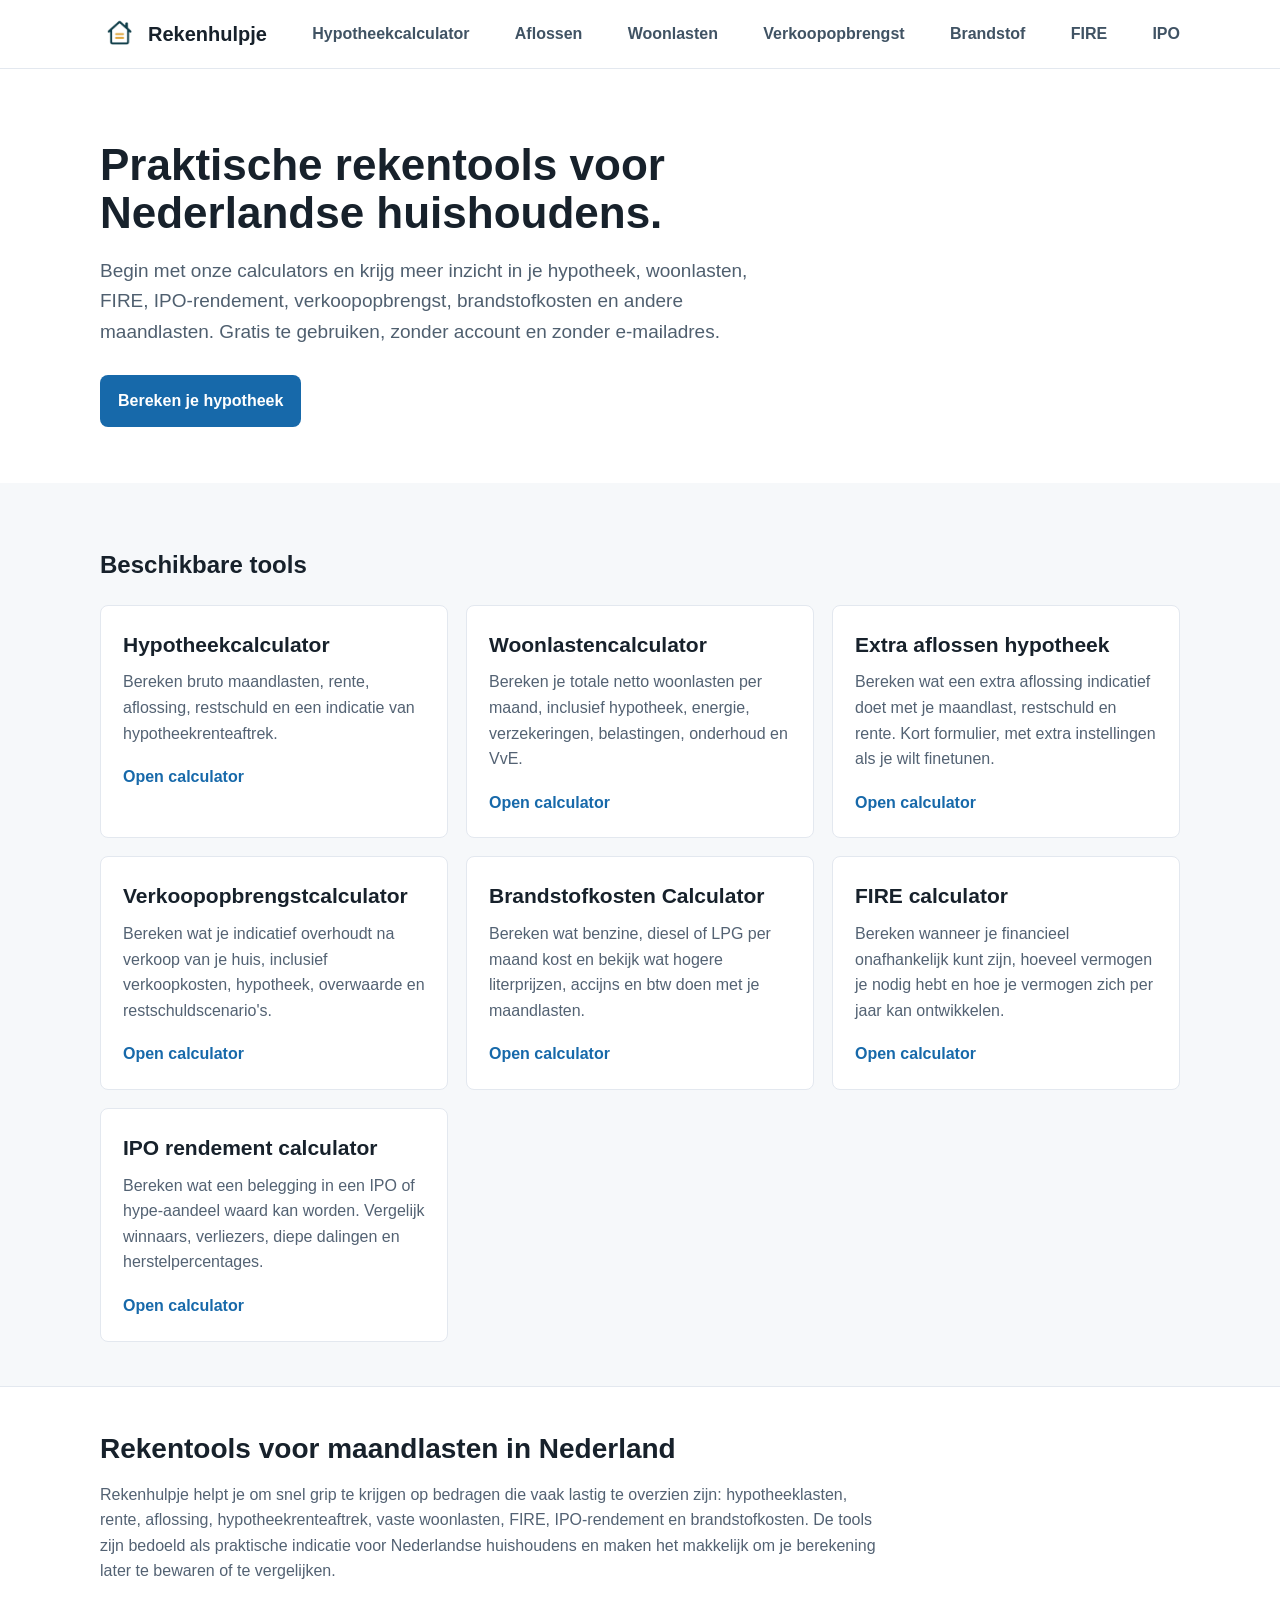
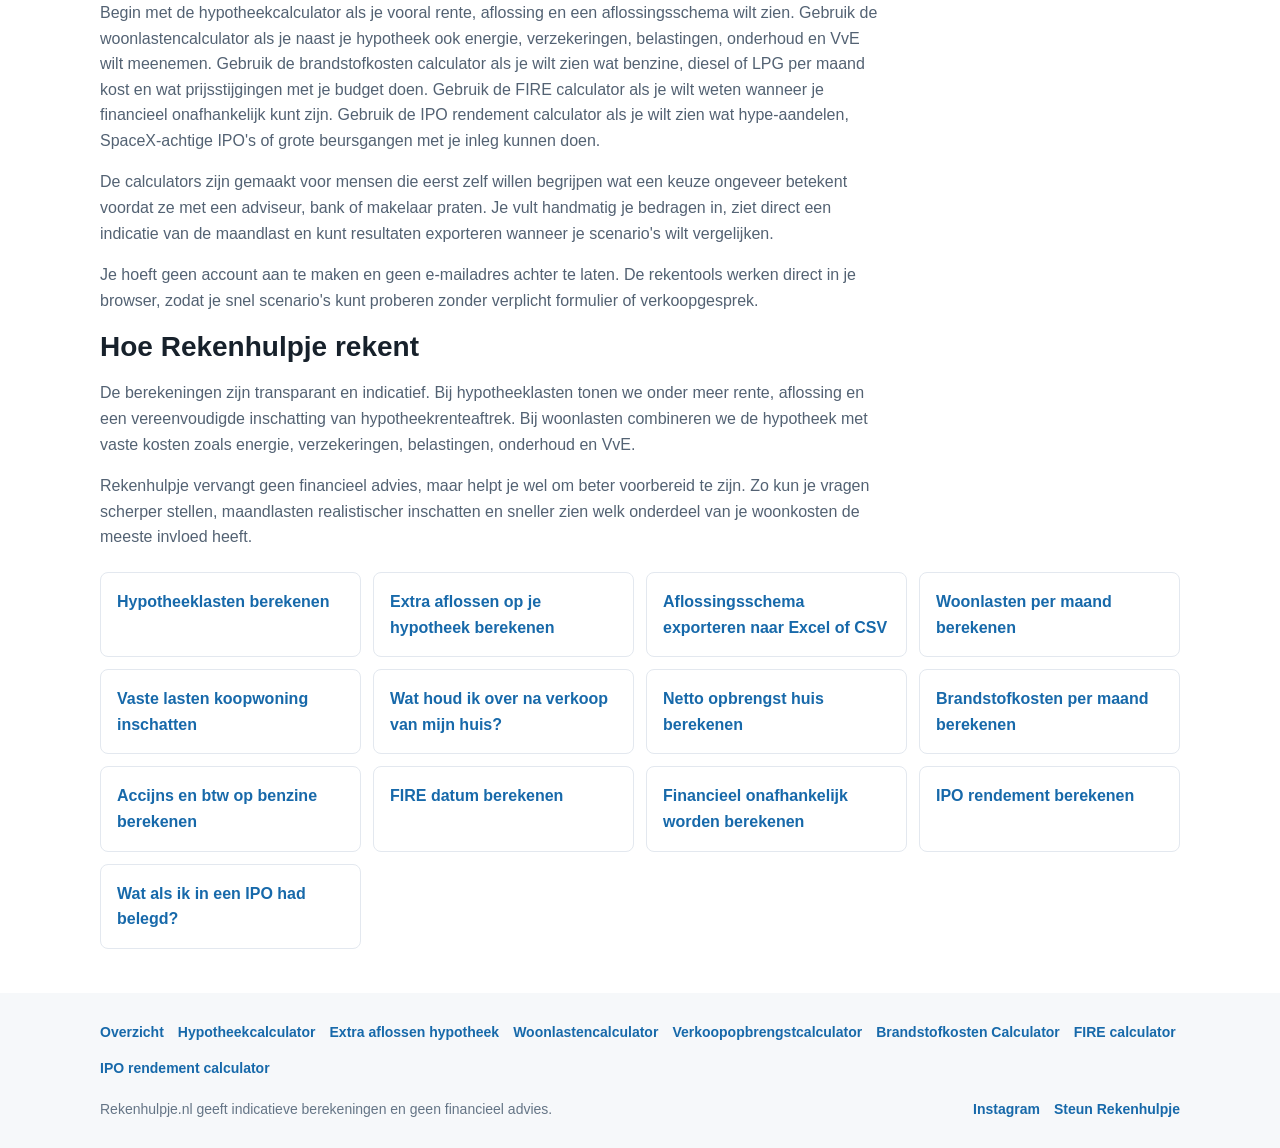
<file: index.html>
<!doctype html>
<html lang="nl">
<head>
  <meta charset="utf-8">
  <meta name="viewport" content="width=device-width, initial-scale=1">
  <title>Rekenhulpje | Hypotheek, FIRE, aflossen, IPO en woonlasten berekenen</title>
  <meta name="description" content="Gebruik gratis Nederlandse rekentools zonder account of e-mailadres. Bereken hypotheeklasten, FIRE, IPO-rendement, extra aflossen, woonlasten, verkoopopbrengst en brandstofkosten.">
  <script async src="https://www.googletagmanager.com/gtag/js?id=G-1XSE89ZZVS"></script>
  <script>
    window.dataLayer = window.dataLayer || [];
    function gtag(){dataLayer.push(arguments);}
    gtag('js', new Date());
    gtag('config', 'G-1XSE89ZZVS');
  </script>
  <link rel="canonical" href="https://rekenhulpje.nl/">
  <meta property="og:type" content="website">
  <meta property="og:site_name" content="Rekenhulpje">
  <meta property="og:title" content="Rekenhulpje - Nederlandse rekentools">
  <meta property="og:description" content="Praktische calculators voor hypotheeklasten, FIRE, IPO-rendement, woonlasten, verkoopopbrengst en brandstofkosten in Nederland.">
  <meta property="og:url" content="https://rekenhulpje.nl/">
  <meta property="og:image" content="https://rekenhulpje.nl/assets/rekenhulpje-social.png">
  <meta property="og:image:alt" content="Rekenhulpje - gratis Nederlandse rekentools zonder account">
  <meta property="og:image:width" content="1200">
  <meta property="og:image:height" content="630">
  <meta name="twitter:card" content="summary_large_image">
  <meta name="twitter:title" content="Rekenhulpje - Nederlandse rekentools">
  <meta name="twitter:description" content="Bereken hypotheeklasten, FIRE, IPO-rendement, woonlasten, verkoopopbrengst en brandstofkosten met praktische Nederlandse rekentools.">
  <meta name="twitter:image" content="https://rekenhulpje.nl/assets/rekenhulpje-social.png">
  <script type="application/ld+json">
  {
    "@context": "https://schema.org",
    "@type": "WebSite",
    "name": "Rekenhulpje",
    "url": "https://rekenhulpje.nl/",
    "description": "Gratis Nederlandse rekentools voor hypotheeklasten, FIRE, IPO-rendement, woonlasten, verkoopopbrengst, brandstofkosten en maandelijkse kosten.",
    "inLanguage": "nl-NL",
    "publisher": {
      "@type": "Organization",
      "name": "Rekenhulpje",
      "url": "https://rekenhulpje.nl/"
    }
  }
  </script>
  <script type="application/ld+json">
  {
    "@context": "https://schema.org",
    "@type": "ItemList",
    "name": "Rekenhulpje rekentools",
    "itemListElement": [
      {
        "@type": "ListItem",
        "position": 1,
        "name": "Hypotheekcalculator",
        "url": "https://rekenhulpje.nl/hypotheekcalculator.html"
      },
      {
        "@type": "ListItem",
        "position": 2,
        "name": "Extra aflossen hypotheek",
        "url": "https://rekenhulpje.nl/extra-aflossen-hypotheek-berekenen.html"
      },
      {
        "@type": "ListItem",
        "position": 3,
        "name": "Woonlastencalculator",
        "url": "https://rekenhulpje.nl/woonlastencalculator.html"
      },
      {
        "@type": "ListItem",
        "position": 4,
        "name": "Verkoopopbrengstcalculator",
        "url": "https://rekenhulpje.nl/verkoopopbrengst-calculator.html"
      },
      {
        "@type": "ListItem",
        "position": 5,
        "name": "Brandstofkosten Calculator",
        "url": "https://rekenhulpje.nl/brandstofkosten-calculator.html"
      },
      {
        "@type": "ListItem",
        "position": 6,
        "name": "FIRE calculator",
        "url": "https://rekenhulpje.nl/fire-calculator.html"
      },
      {
        "@type": "ListItem",
        "position": 7,
        "name": "IPO rendement calculator",
        "url": "https://rekenhulpje.nl/ipo-rendement-calculator.html"
      }
    ]
  }
  </script>
  <style>
    body {
      margin: 0;
      font-family: Arial, sans-serif;
      color: #17212b;
      background: #f6f8fa;
      line-height: 1.6;
    }

    header {
      background: #ffffff;
      border-bottom: 1px solid #e3e8ef;
    }

    .wrap {
      max-width: 1080px;
      margin: 0 auto;
      padding: 0 24px;
    }

	nav {
	  height: 68px;
	  display: flex;
	  align-items: center;
	  justify-content: space-between;
      gap: 18px;
	}

	.brand {
	  display: inline-flex;
	  align-items: center;
	  gap: 10px;
	  font-size: 20px;
	  font-weight: 800;
	  text-decoration: none;
	  color: #17212b;
	}

    .brand img {
      width: 38px;
      height: 38px;
      object-fit: contain;
      display: block;
      vertical-align: middle;
    }

	.nav-link {
	  color: #405364;
	  text-decoration: none;
	  font-weight: 700;
	}

	.nav-link:hover {
	  color: #1769aa;
	}

    .hero {
      padding: 72px 0 56px;
      background: #ffffff;
    }

    .hero h1 {
      max-width: 760px;
      margin: 0 0 18px;
      font-size: 44px;
      line-height: 1.1;
      letter-spacing: 0;
    }

    .hero p {
      max-width: 680px;
      margin: 0 0 28px;
      font-size: 19px;
      color: #4f5f6f;
    }

    .button {
      display: inline-block;
      padding: 13px 18px;
      border-radius: 8px;
      background: #1769aa;
      color: #ffffff;
      text-decoration: none;
      font-weight: 700;
    }

    section {
      padding: 44px 0;
    }

    .tools {
      display: grid;
      grid-template-columns: repeat(auto-fit, minmax(260px, 1fr));
      gap: 18px;
      margin-top: 20px;
    }

    .tool {
      background: #ffffff;
      border: 1px solid #e3e8ef;
      border-radius: 8px;
      padding: 22px;
    }

    .tool h3 {
      margin: 0 0 8px;
      font-size: 21px;
    }

    .tool p {
      margin: 0 0 18px;
      color: #536273;
    }

    .tool a {
      color: #1769aa;
      font-weight: 700;
      text-decoration: none;
    }

    .content-block {
      background: #ffffff;
      border-top: 1px solid #e3e8ef;
    }

    .content-block h2 {
      margin: 0 0 14px;
      font-size: 28px;
      line-height: 1.25;
    }

    .content-block p {
      max-width: 780px;
      color: #536273;
    }

    .link-list {
      display: grid;
      grid-template-columns: repeat(auto-fit, minmax(240px, 1fr));
      gap: 12px;
      margin-top: 22px;
    }

    .link-list a {
      display: block;
      padding: 16px;
      border: 1px solid #e3e8ef;
      border-radius: 8px;
      color: #1769aa;
      background: #ffffff;
      font-weight: 700;
      text-decoration: none;
    }

    footer {
      padding: 28px 0;
      color: #657586;
      font-size: 14px;
    }

    .footer-content {
      display: flex;
      align-items: center;
      justify-content: space-between;
      gap: 16px;
      flex-wrap: wrap;
    }

    .support-link {
      color: #1769aa;
      font-weight: 700;
      text-decoration: none;
    }

    .support-link:hover {
      text-decoration: underline;
    }

    .footer-links {
      display: inline-flex;
      align-items: center;
      gap: 14px;
      flex-wrap: wrap;
    }

    .footer-tools {
      margin-bottom: 18px;
      display: flex;
      gap: 14px;
      flex-wrap: wrap;
    }

    .footer-tools a {
      color: #1769aa;
      font-weight: 700;
      text-decoration: none;
    }

    .footer-tools a:hover {
      text-decoration: underline;
    }

    @media (max-width: 640px) {
      .wrap {
        padding: 0 16px;
      }

      nav {
        height: auto;
        min-height: 62px;
        flex-wrap: wrap;
        padding: 10px 0;
        justify-content: flex-start;
      }

      .nav-link {
        font-size: 14px;
      }

      .hero {
        padding: 48px 0 38px;
      }

      .hero h1 {
        font-size: 32px;
      }

      .hero p {
        font-size: 17px;
      }
    }
  </style>
</head>
<body>
  <header>
    <div class="wrap">
      <nav>
        <a class="brand" href="/">
          <img src="/assets/logo.png" alt="Rekenhulpje logo" width="38" height="38">
          <span>Rekenhulpje</span>
        </a>
		<a class="nav-link" href="/hypotheekcalculator.html">Hypotheekcalculator</a>
		<a class="nav-link" href="/extra-aflossen-hypotheek-berekenen.html">Aflossen</a>
		<a class="nav-link" href="/woonlastencalculator.html">Woonlasten</a>
		<a class="nav-link" href="/verkoopopbrengst-calculator.html">Verkoopopbrengst</a>
		<a class="nav-link" href="/brandstofkosten-calculator.html">Brandstof</a>
		<a class="nav-link" href="/fire-calculator.html">FIRE</a>
		<a class="nav-link" href="/ipo-rendement-calculator.html">IPO</a>
      </nav>
    </div>
  </header>

  <main>
    <section class="hero">
      <div class="wrap">
        <h1>Praktische rekentools voor Nederlandse huishoudens.</h1>
        <p>
          Begin met onze calculators en krijg meer inzicht in je hypotheek,
          woonlasten, FIRE, IPO-rendement, verkoopopbrengst, brandstofkosten en andere maandlasten.
          Gratis te gebruiken, zonder account en zonder e-mailadres.
        </p>
        <a class="button" href="/hypotheekcalculator.html">Bereken je hypotheek</a>
      </div>
    </section>

    <section>
      <div class="wrap">
        <h2>Beschikbare tools</h2>

        <div class="tools">
          <article class="tool">
            <h3>Hypotheekcalculator</h3>
            <p>
              Bereken bruto maandlasten, rente, aflossing, restschuld en een
              indicatie van hypotheekrenteaftrek.
            </p>
            <a href="/hypotheekcalculator.html">Open calculator</a>
          </article>

          <article class="tool">
            <h3>Woonlastencalculator</h3>
            <p>
              Bereken je totale netto woonlasten per maand, inclusief hypotheek,
              energie, verzekeringen, belastingen, onderhoud en VvE.
            </p>
            <a href="/woonlastencalculator.html">Open calculator</a>
          </article>

          <article class="tool">
            <h3>Extra aflossen hypotheek</h3>
            <p>
              Bereken wat een extra aflossing indicatief doet met je maandlast,
              restschuld en rente. Kort formulier, met extra instellingen als je wilt finetunen.
            </p>
            <a href="/extra-aflossen-hypotheek-berekenen.html">Open calculator</a>
          </article>

          <article class="tool">
            <h3>Verkoopopbrengstcalculator</h3>
            <p>
              Bereken wat je indicatief overhoudt na verkoop van je huis, inclusief
              verkoopkosten, hypotheek, overwaarde en restschuldscenario's.
            </p>
            <a href="/verkoopopbrengst-calculator.html">Open calculator</a>
          </article>

          <article class="tool">
            <h3>Brandstofkosten Calculator</h3>
            <p>
              Bereken wat benzine, diesel of LPG per maand kost en bekijk wat hogere
              literprijzen, accijns en btw doen met je maandlasten.
            </p>
            <a href="/brandstofkosten-calculator.html">Open calculator</a>
          </article>

          <article class="tool">
            <h3>FIRE calculator</h3>
            <p>
              Bereken wanneer je financieel onafhankelijk kunt zijn, hoeveel vermogen
              je nodig hebt en hoe je vermogen zich per jaar kan ontwikkelen.
            </p>
            <a href="/fire-calculator.html">Open calculator</a>
          </article>

          <article class="tool">
            <h3>IPO rendement calculator</h3>
            <p>
              Bereken wat een belegging in een IPO of hype-aandeel waard kan worden.
              Vergelijk winnaars, verliezers, diepe dalingen en herstelpercentages.
            </p>
            <a href="/ipo-rendement-calculator.html">Open calculator</a>
          </article>
        </div>
      </div>
    </section>

    <section class="content-block">
      <div class="wrap">
        <h2>Rekentools voor maandlasten in Nederland</h2>
        <p>
          Rekenhulpje helpt je om snel grip te krijgen op bedragen die vaak lastig te overzien zijn:
          hypotheeklasten, rente, aflossing, hypotheekrenteaftrek, vaste woonlasten, FIRE, IPO-rendement en brandstofkosten. De tools zijn bedoeld
          als praktische indicatie voor Nederlandse huishoudens en maken het makkelijk om je berekening later
          te bewaren of te vergelijken.
        </p>
        <p>
          Begin met de hypotheekcalculator als je vooral rente, aflossing en een aflossingsschema wilt zien.
          Gebruik de woonlastencalculator als je naast je hypotheek ook energie, verzekeringen, belastingen,
          onderhoud en VvE wilt meenemen. Gebruik de brandstofkosten calculator als je wilt zien wat benzine,
          diesel of LPG per maand kost en wat prijsstijgingen met je budget doen. Gebruik de FIRE calculator
          als je wilt weten wanneer je financieel onafhankelijk kunt zijn. Gebruik de IPO rendement calculator
          als je wilt zien wat hype-aandelen, SpaceX-achtige IPO's of grote beursgangen met je inleg kunnen doen.
        </p>
        <p>
          De calculators zijn gemaakt voor mensen die eerst zelf willen begrijpen wat een keuze ongeveer
          betekent voordat ze met een adviseur, bank of makelaar praten. Je vult handmatig je bedragen in,
          ziet direct een indicatie van de maandlast en kunt resultaten exporteren wanneer je scenario's wilt
          vergelijken.
        </p>
        <p>
          Je hoeft geen account aan te maken en geen e-mailadres achter te laten. De rekentools werken direct
          in je browser, zodat je snel scenario's kunt proberen zonder verplicht formulier of verkoopgesprek.
        </p>
        <h2>Hoe Rekenhulpje rekent</h2>
        <p>
          De berekeningen zijn transparant en indicatief. Bij hypotheeklasten tonen we onder meer rente,
          aflossing en een vereenvoudigde inschatting van hypotheekrenteaftrek. Bij woonlasten combineren we
          de hypotheek met vaste kosten zoals energie, verzekeringen, belastingen, onderhoud en VvE.
        </p>
        <p>
          Rekenhulpje vervangt geen financieel advies, maar helpt je wel om beter voorbereid te zijn. Zo kun
          je vragen scherper stellen, maandlasten realistischer inschatten en sneller zien welk onderdeel van
          je woonkosten de meeste invloed heeft.
        </p>
        <div class="link-list" aria-label="Populaire rekentools">
          <a href="/hypotheekcalculator.html">Hypotheeklasten berekenen</a>
          <a href="/extra-aflossen-hypotheek-berekenen.html">Extra aflossen op je hypotheek berekenen</a>
          <a href="/hypotheekcalculator.html">Aflossingsschema exporteren naar Excel of CSV</a>
          <a href="/woonlastencalculator.html">Woonlasten per maand berekenen</a>
          <a href="/woonlastencalculator.html">Vaste lasten koopwoning inschatten</a>
          <a href="/verkoopopbrengst-calculator.html">Wat houd ik over na verkoop van mijn huis?</a>
          <a href="/verkoopopbrengst-calculator.html">Netto opbrengst huis berekenen</a>
          <a href="/brandstofkosten-calculator.html">Brandstofkosten per maand berekenen</a>
          <a href="/brandstofkosten-calculator.html">Accijns en btw op benzine berekenen</a>
          <a href="/fire-calculator.html">FIRE datum berekenen</a>
          <a href="/fire-calculator.html">Financieel onafhankelijk worden berekenen</a>
          <a href="/ipo-rendement-calculator.html">IPO rendement berekenen</a>
          <a href="/ipo-rendement-calculator.html">Wat als ik in een IPO had belegd?</a>
        </div>
      </div>
    </section>
  </main>

  <footer>
    <div class="wrap footer-tools" aria-label="Alle rekentools">
      <a href="/">Overzicht</a>
      <a href="/hypotheekcalculator.html">Hypotheekcalculator</a>
      <a href="/extra-aflossen-hypotheek-berekenen.html">Extra aflossen hypotheek</a>
      <a href="/woonlastencalculator.html">Woonlastencalculator</a>
      <a href="/verkoopopbrengst-calculator.html">Verkoopopbrengstcalculator</a>
      <a href="/brandstofkosten-calculator.html">Brandstofkosten Calculator</a>
      <a href="/fire-calculator.html">FIRE calculator</a>
      <a href="/ipo-rendement-calculator.html">IPO rendement calculator</a>
    </div>
    <div class="wrap footer-content">
      <span>Rekenhulpje.nl geeft indicatieve berekeningen en geen financieel advies.</span>
      <span class="footer-links">
        <a class="support-link" href="https://www.instagram.com/rekenhulpje.nl/" target="_blank" rel="noopener">Instagram</a>
        <a class="support-link" href="https://ko-fi.com/rekenhulpje" target="_blank" rel="noopener">Steun Rekenhulpje</a>
      </span>
    </div>
  </footer>
  <script src="/assets/js/analytics-events.js?v=20260611"></script>
</body>
</html>
</file>
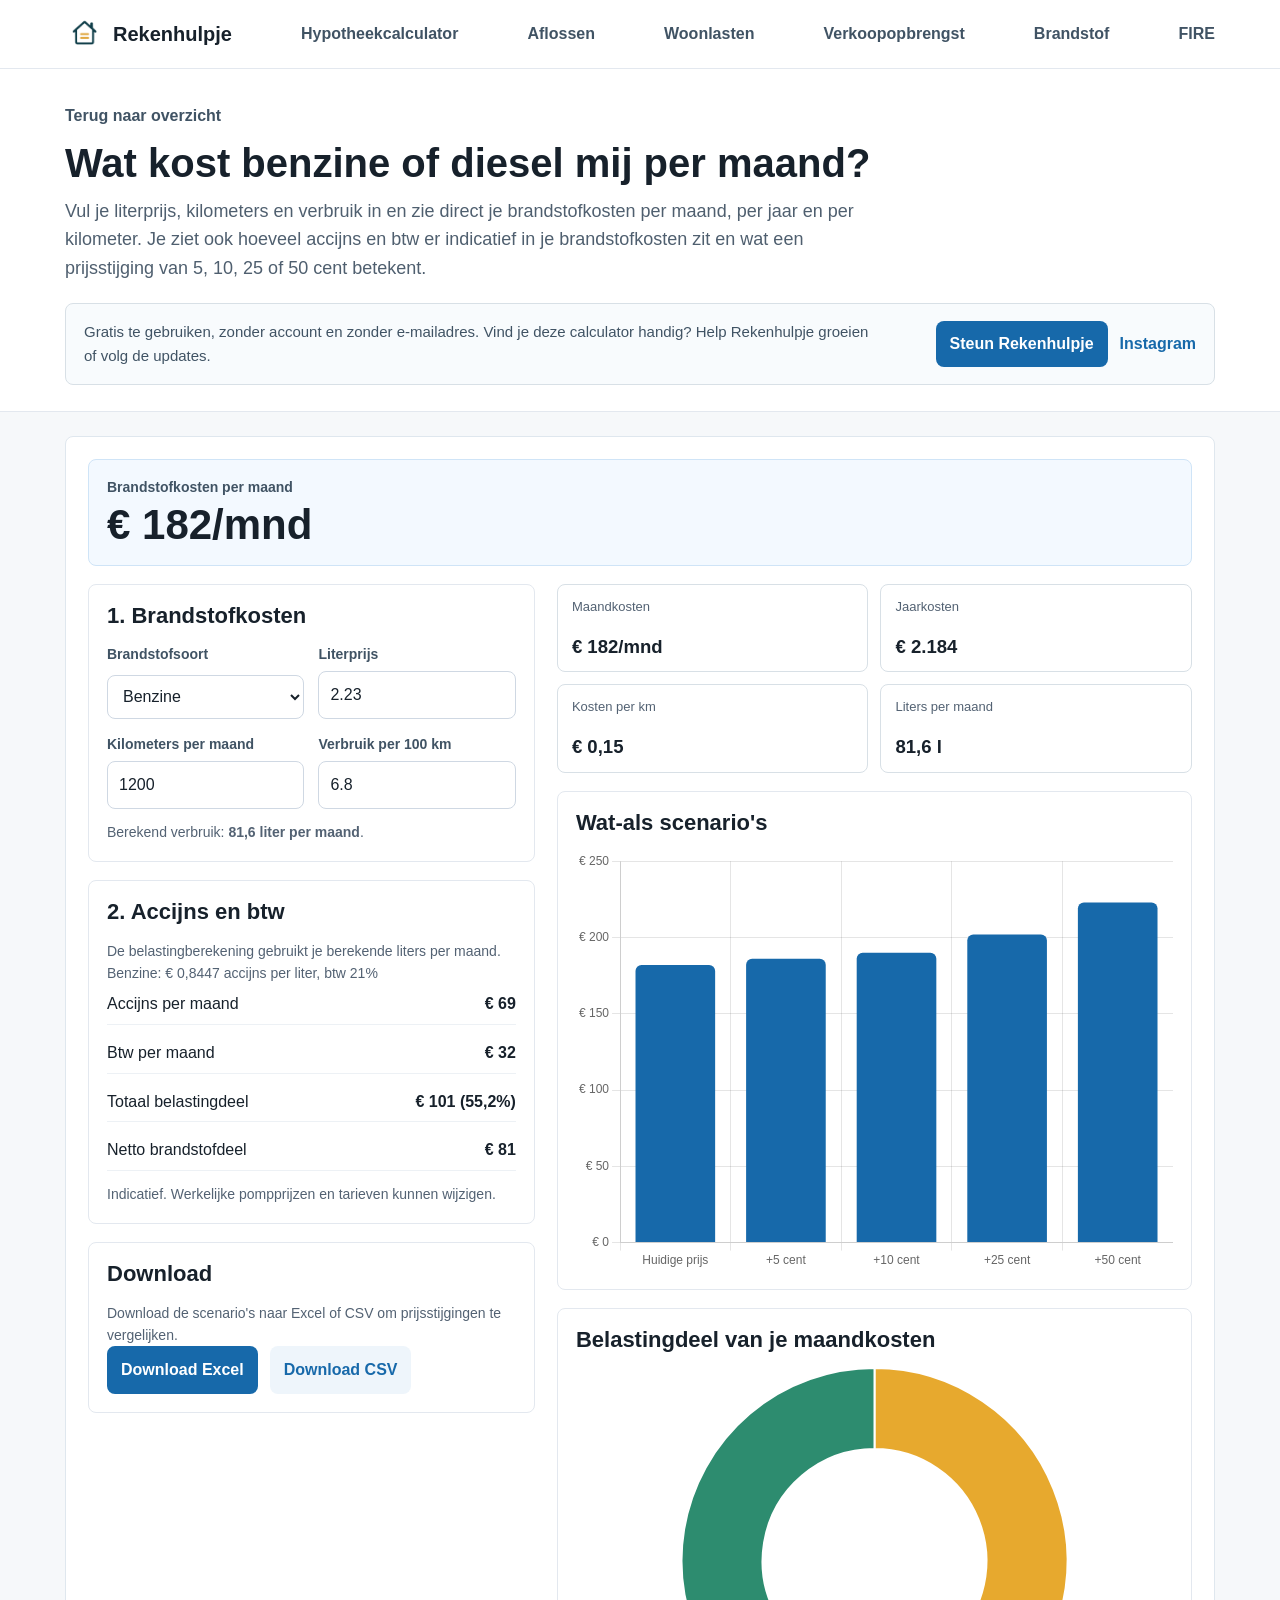
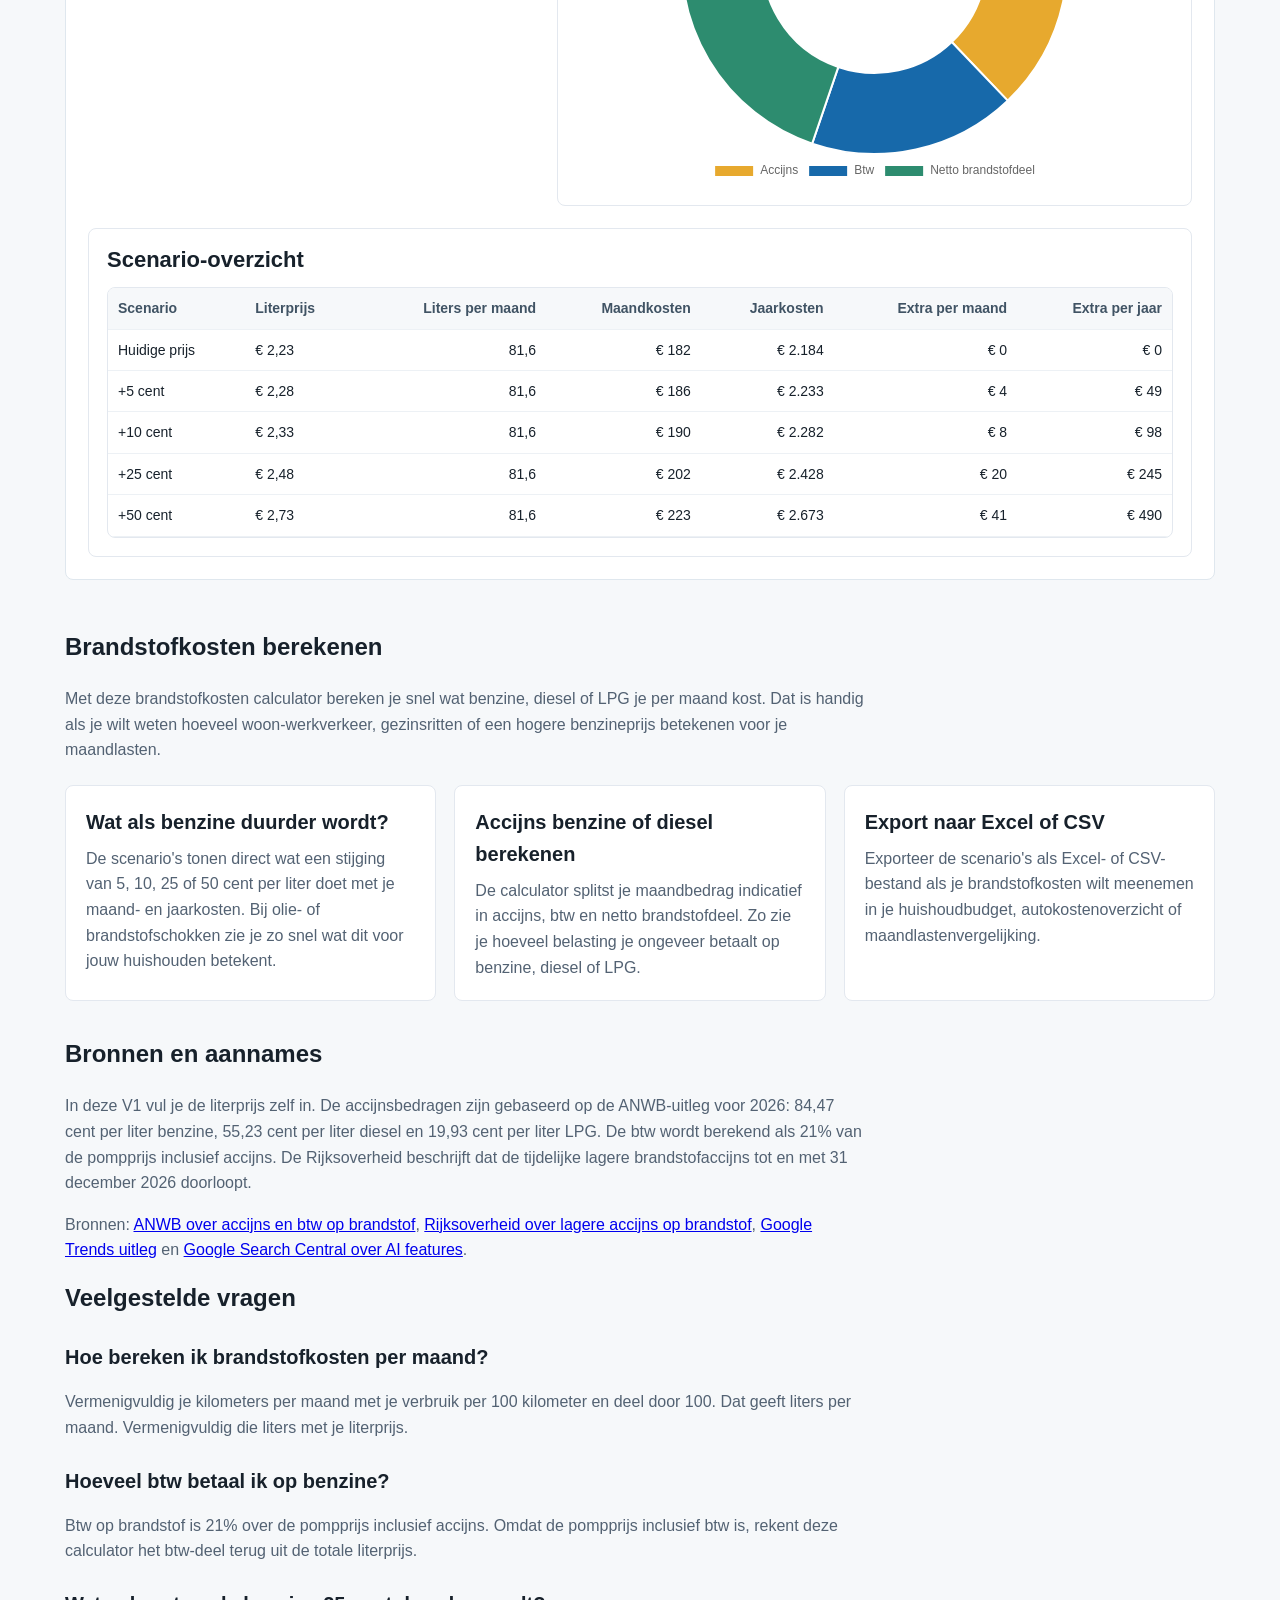
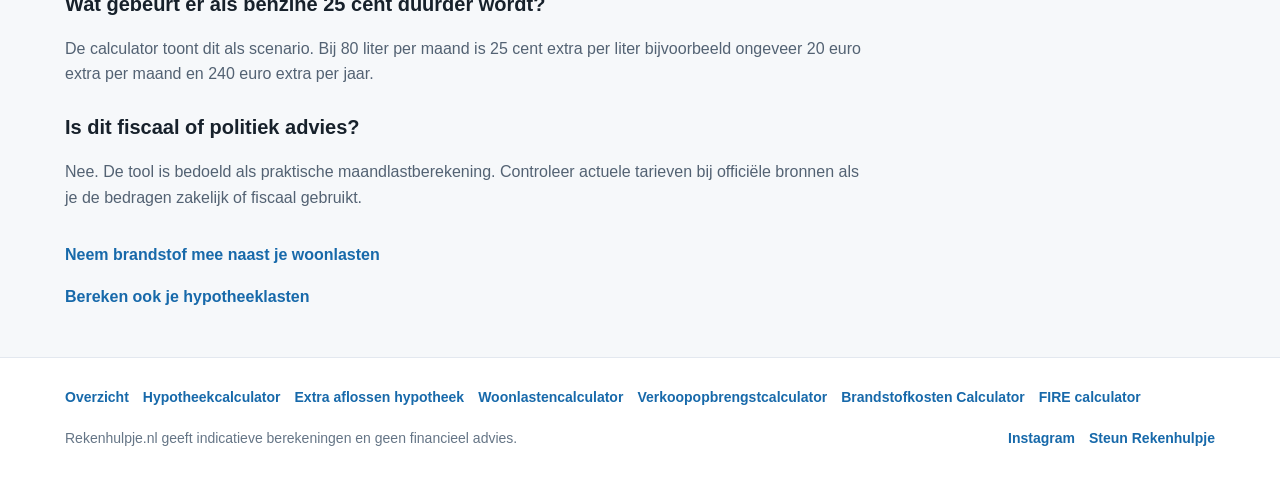
<file: brandstofkosten-calculator.html>
<!doctype html>
<html lang="nl">
<head>
  <meta charset="utf-8">
  <meta name="viewport" content="width=device-width, initial-scale=1">
  <title>Brandstofkosten berekenen - benzine, diesel en accijns</title>
  <meta name="description" content="Bereken wat benzine of diesel per maand kost. Bekijk brandstofkosten, accijns, btw en wat-als scenario's bij 5, 10, 25 of 50 cent hogere literprijs.">
  <script async src="https://www.googletagmanager.com/gtag/js?id=G-1XSE89ZZVS"></script>
  <script>
    window.dataLayer = window.dataLayer || [];
    function gtag(){dataLayer.push(arguments);}
    gtag('js', new Date());
    gtag('config', 'G-1XSE89ZZVS');
  </script>
  <link rel="canonical" href="https://rekenhulpje.nl/brandstofkosten-calculator.html">
  <link rel="stylesheet" href="/assets/calculators.css?v=20260611c">
  <meta property="og:type" content="website">
  <meta property="og:site_name" content="Rekenhulpje">
  <meta property="og:title" content="Brandstofkosten berekenen - Rekenhulpje">
  <meta property="og:description" content="Bereken je brandstofkosten per maand, inclusief scenario's voor hogere benzine- of dieselprijzen en belastingdeel.">
  <meta property="og:url" content="https://rekenhulpje.nl/brandstofkosten-calculator.html">
  <meta property="og:image" content="https://rekenhulpje.nl/assets/rekenhulpje-social.png">
  <meta property="og:image:alt" content="Rekenhulpje brandstofkosten calculator zonder account">
  <meta property="og:image:width" content="1200">
  <meta property="og:image:height" content="630">
  <meta name="twitter:card" content="summary_large_image">
  <meta name="twitter:title" content="Brandstofkosten berekenen - Rekenhulpje">
  <meta name="twitter:description" content="Bereken benzine-, diesel- of LPG-kosten per maand met accijns, btw en prijsstijgingsscenario's.">
  <meta name="twitter:image" content="https://rekenhulpje.nl/assets/rekenhulpje-social.png">
  <script type="application/ld+json">
  {
    "@context": "https://schema.org",
    "@type": "WebApplication",
    "name": "Brandstofkosten Calculator",
    "url": "https://rekenhulpje.nl/brandstofkosten-calculator.html",
    "applicationCategory": "FinanceApplication",
    "operatingSystem": "Web",
    "inLanguage": "nl-NL",
    "description": "Calculator voor brandstofkosten per maand, accijns, btw en wat-als scenario's bij hogere benzine-, diesel- of LPG-prijzen.",
    "offers": {
      "@type": "Offer",
      "price": "0",
      "priceCurrency": "EUR"
    },
    "publisher": {
      "@type": "Organization",
      "name": "Rekenhulpje",
      "url": "https://rekenhulpje.nl/"
    }
  }
  </script>
  <style>
    body {
      margin: 0;
      font-family: Arial, sans-serif;
      color: #17212b;
      background: #f6f8fa;
      line-height: 1.6;
    }

    header {
      background: #ffffff;
      border-bottom: 1px solid #e3e8ef;
    }

    .wrap {
      max-width: 1150px;
      margin: 0 auto;
      padding: 0 24px;
    }

    nav {
      height: 68px;
      display: flex;
      align-items: center;
      justify-content: space-between;
      gap: 18px;
    }

    .brand {
      display: inline-flex;
      align-items: center;
      gap: 10px;
      font-size: 20px;
      font-weight: 800;
      text-decoration: none;
      color: #17212b;
    }

    .brand img {
      width: 38px;
      height: 38px;
      object-fit: contain;
      display: block;
      vertical-align: middle;
    }

    .nav-link,
    .back-link {
      color: #405364;
      text-decoration: none;
      font-weight: 700;
    }

    .nav-link:hover,
    .back-link:hover {
      color: #1769aa;
    }

    .page-intro {
      background: #ffffff;
      padding: 34px 0 26px;
      border-bottom: 1px solid #e3e8ef;
    }

    .page-intro h1 {
      max-width: 820px;
      margin: 12px 0 12px;
      font-size: 40px;
      line-height: 1.1;
      letter-spacing: 0;
    }

    .page-intro p {
      max-width: 800px;
      margin: 0;
      font-size: 18px;
      color: #4f5f6f;
    }

    .calculator-section {
      padding: 24px 0 36px;
    }

    .support-card {
      margin-top: 20px;
      border: 1px solid #d8e0e6;
      border-radius: 8px;
      background: #f8fbfd;
      padding: 16px 18px;
      display: flex;
      align-items: center;
      justify-content: space-between;
      gap: 16px;
      flex-wrap: wrap;
    }

    .support-card p {
      margin: 0;
      color: #405364;
      font-size: 15px;
    }

    .support-actions {
      display: inline-flex;
      align-items: center;
      gap: 12px;
      flex-wrap: wrap;
    }

    .support-button {
      display: inline-block;
      padding: 10px 14px;
      border-radius: 8px;
      background: #1769aa;
      color: #ffffff;
      font-weight: 700;
      text-decoration: none;
    }

    .support-secondary {
      color: #1769aa;
      font-weight: 700;
      text-decoration: none;
    }

    .content-section {
      padding: 12px 0 48px;
    }

    .content-section h2 {
      margin-top: 0;
    }

    .content-section p {
      max-width: 800px;
      color: #536273;
    }

    .info-grid {
      display: grid;
      grid-template-columns: repeat(auto-fit, minmax(260px, 1fr));
      gap: 18px;
      margin: 22px 0 34px;
    }

    .info-card {
      background: #ffffff;
      border: 1px solid #e3e8ef;
      border-radius: 8px;
      padding: 20px;
    }

    .info-card h3 {
      margin: 0 0 8px;
      font-size: 20px;
    }

    .info-card p {
      margin: 0;
    }

    .faq {
      max-width: 820px;
    }

    .faq h3 {
      margin: 24px 0 6px;
      font-size: 20px;
    }

    .related-link {
      display: inline-block;
      margin-top: 16px;
      color: #1769aa;
      font-weight: 700;
      text-decoration: none;
    }

    footer {
      padding: 28px 0;
      color: #657586;
      font-size: 14px;
      border-top: 1px solid #e3e8ef;
      background: #ffffff;
    }

    .footer-content {
      display: flex;
      align-items: center;
      justify-content: space-between;
      gap: 16px;
      flex-wrap: wrap;
    }

    .support-link {
      color: #1769aa;
      font-weight: 700;
      text-decoration: none;
    }

    .support-link:hover {
      text-decoration: underline;
    }

    .footer-links {
      display: inline-flex;
      align-items: center;
      gap: 14px;
      flex-wrap: wrap;
    }

    .footer-tools {
      margin-bottom: 18px;
      display: flex;
      gap: 14px;
      flex-wrap: wrap;
    }

    .footer-tools a {
      color: #1769aa;
      font-weight: 700;
      text-decoration: none;
    }

    .footer-tools a:hover {
      text-decoration: underline;
    }

    @media (max-width: 700px) {
      .wrap {
        padding: 0 16px;
      }

      nav {
        height: auto;
        min-height: 62px;
        flex-wrap: wrap;
        padding: 10px 0;
      }

      .brand {
        font-size: 18px;
      }

      .nav-link {
        font-size: 14px;
      }

      .page-intro {
        padding: 26px 0 20px;
      }

      .page-intro h1 {
        font-size: 31px;
      }

      .page-intro p {
        font-size: 16px;
      }

      .calculator-section {
        padding-top: 16px;
      }
    }
  </style>
</head>
<body>
  <header>
    <div class="wrap">
      <nav>
        <a class="brand" href="/">
          <img src="/assets/logo.png" alt="Rekenhulpje logo" width="38" height="38">
          <span>Rekenhulpje</span>
        </a>
        <a class="nav-link" href="/hypotheekcalculator.html">Hypotheekcalculator</a>
        <a class="nav-link" href="/extra-aflossen-hypotheek-berekenen.html">Aflossen</a>
        <a class="nav-link" href="/woonlastencalculator.html">Woonlasten</a>
        <a class="nav-link" href="/verkoopopbrengst-calculator.html">Verkoopopbrengst</a>
        <a class="nav-link" href="/brandstofkosten-calculator.html">Brandstof</a>
        <a class="nav-link" href="/fire-calculator.html">FIRE</a>
      </nav>
    </div>
  </header>

  <main>
    <section class="page-intro">
      <div class="wrap">
        <a class="back-link" href="/">Terug naar overzicht</a>
        <h1>Wat kost benzine of diesel mij per maand?</h1>
        <p>
          Vul je literprijs, kilometers en verbruik in en zie direct je brandstofkosten per maand,
          per jaar en per kilometer. Je ziet ook hoeveel accijns en btw er indicatief in je brandstofkosten zit
          en wat een prijsstijging van 5, 10, 25 of 50 cent betekent.
        </p>
        <div class="support-card">
          <p>Gratis te gebruiken, zonder account en zonder e-mailadres. Vind je deze calculator handig? Help Rekenhulpje groeien of volg de updates.</p>
          <span class="support-actions">
            <a class="support-button" href="https://ko-fi.com/rekenhulpje" target="_blank" rel="noopener">Steun Rekenhulpje</a>
            <a class="support-secondary" href="https://www.instagram.com/rekenhulpje.nl/" target="_blank" rel="noopener">Instagram</a>
          </span>
        </div>
      </div>
    </section>

    <section class="calculator-section">
      <div class="wrap">
        <div class="native-calculator" id="brandstof-native-calculator">
          <section class="result-banner">
            <span>Brandstofkosten per maand</span>
            <strong id="fuel-primary-result">EUR 0/mnd</strong>
          </section>

          <div class="calculator-grid">
            <div class="calculator-stack">
              <section class="calculator-card">
                <h2>1. Brandstofkosten</h2>
                <div class="field-grid">
                  <div class="field">
                    <label for="fuel-type">Brandstofsoort</label>
                    <select id="fuel-type">
                      <option value="benzine" selected>Benzine</option>
                      <option value="diesel">Diesel</option>
                      <option value="lpg">LPG</option>
                    </select>
                  </div>
                  <div class="field">
                    <label for="fuel-liter-price">Literprijs</label>
                    <input id="fuel-liter-price" type="number" min="0" step="0.01" value="2.23">
                  </div>
                  <div class="field">
                    <label for="fuel-km-month">Kilometers per maand</label>
                    <input id="fuel-km-month" type="number" min="0" step="50" value="1200">
                  </div>
                  <div class="field">
                    <label for="fuel-consumption">Verbruik per 100 km</label>
                    <input id="fuel-consumption" type="number" min="0" step="0.1" value="6.8">
                  </div>
                </div>
                <p class="native-note">Berekend verbruik: <strong id="fuel-liters-label">0 liter per maand</strong>.</p>
              </section>

              <section class="calculator-card">
                <h2>2. Accijns en btw</h2>
                <p class="native-note">
                  De belastingberekening gebruikt je berekende liters per maand. <span id="fuel-assumption-label"></span>
                </p>
                <div class="details-list" id="fuel-tax-details"></div>
                <p class="native-note">Indicatief. Werkelijke pompprijzen en tarieven kunnen wijzigen.</p>
              </section>

              <section class="calculator-card">
                <h2>Download</h2>
                <p class="native-note">Download de scenario's naar Excel of CSV om prijsstijgingen te vergelijken.</p>
                <div class="download-row">
                  <button class="download-button" type="button" id="fuel-excel-download">Download Excel</button>
                  <button class="download-button secondary" type="button" id="fuel-csv-download">Download CSV</button>
                </div>
              </section>
            </div>

            <div class="calculator-stack">
              <section class="metric-grid native" id="fuel-metrics"></section>
              <section class="calculator-card chart-box">
                <h2>Wat-als scenario's</h2>
                <canvas id="fuel-scenario-chart" height="330"></canvas>
              </section>
              <section class="calculator-card chart-box">
                <h2>Belastingdeel van je maandkosten</h2>
                <canvas id="fuel-tax-chart" height="330"></canvas>
              </section>
            </div>
          </div>

          <section class="calculator-card" style="margin-top: 22px;">
            <h2>Scenario-overzicht</h2>
            <div class="table-wrap" id="fuel-scenarios-table"></div>
          </section>
        </div>
      </div>
    </section>

    <section class="content-section">
      <div class="wrap">
        <h2>Brandstofkosten berekenen</h2>
        <p>
          Met deze brandstofkosten calculator bereken je snel wat benzine, diesel of LPG je per maand kost.
          Dat is handig als je wilt weten hoeveel woon-werkverkeer, gezinsritten of een hogere benzineprijs
          betekenen voor je maandlasten.
        </p>
        <div class="info-grid">
          <article class="info-card">
            <h3>Wat als benzine duurder wordt?</h3>
            <p>
              De scenario's tonen direct wat een stijging van 5, 10, 25 of 50 cent per liter doet met je
              maand- en jaarkosten. Bij olie- of brandstofschokken zie je zo snel wat dit voor jouw huishouden betekent.
            </p>
          </article>
          <article class="info-card">
            <h3>Accijns benzine of diesel berekenen</h3>
            <p>
              De calculator splitst je maandbedrag indicatief in accijns, btw en netto brandstofdeel.
              Zo zie je hoeveel belasting je ongeveer betaalt op benzine, diesel of LPG.
            </p>
          </article>
          <article class="info-card">
            <h3>Export naar Excel of CSV</h3>
            <p>
              Exporteer de scenario's als Excel- of CSV-bestand als je brandstofkosten wilt meenemen in je
              huishoudbudget, autokostenoverzicht of maandlastenvergelijking.
            </p>
          </article>
        </div>

        <h2>Bronnen en aannames</h2>
        <p>
          In deze V1 vul je de literprijs zelf in. De accijnsbedragen zijn gebaseerd op de ANWB-uitleg voor 2026:
          84,47 cent per liter benzine, 55,23 cent per liter diesel en 19,93 cent per liter LPG. De btw wordt
          berekend als 21% van de pompprijs inclusief accijns. De Rijksoverheid beschrijft dat de tijdelijke
          lagere brandstofaccijns tot en met 31 december 2026 doorloopt.
        </p>
        <p>
          Bronnen:
          <a href="https://www.anwb.nl/auto/brandstof/accijns-en-btw" target="_blank" rel="noopener">ANWB over accijns en btw op brandstof</a>,
          <a href="https://www.rijksoverheid.nl/themas/economie/koopkracht/lagere-accijns-op-brandstof" target="_blank" rel="noopener">Rijksoverheid over lagere accijns op brandstof</a>,
          <a href="https://support.google.com/trends/answer/4359550?hl=nl" target="_blank" rel="noopener">Google Trends uitleg</a> en
          <a href="https://developers.google.com/search/docs/appearance/ai-overviews" target="_blank" rel="noopener">Google Search Central over AI features</a>.
        </p>

        <div class="faq">
          <h2>Veelgestelde vragen</h2>
          <h3>Hoe bereken ik brandstofkosten per maand?</h3>
          <p>
            Vermenigvuldig je kilometers per maand met je verbruik per 100 kilometer en deel door 100.
            Dat geeft liters per maand. Vermenigvuldig die liters met je literprijs.
          </p>
          <h3>Hoeveel btw betaal ik op benzine?</h3>
          <p>
            Btw op brandstof is 21% over de pompprijs inclusief accijns. Omdat de pompprijs inclusief btw is,
            rekent deze calculator het btw-deel terug uit de totale literprijs.
          </p>
          <h3>Wat gebeurt er als benzine 25 cent duurder wordt?</h3>
          <p>
            De calculator toont dit als scenario. Bij 80 liter per maand is 25 cent extra per liter bijvoorbeeld
            ongeveer 20 euro extra per maand en 240 euro extra per jaar.
          </p>
          <h3>Is dit fiscaal of politiek advies?</h3>
          <p>
            Nee. De tool is bedoeld als praktische maandlastberekening. Controleer actuele tarieven bij officiële
            bronnen als je de bedragen zakelijk of fiscaal gebruikt.
          </p>
        </div>

        <a class="related-link" href="/woonlastencalculator.html">Neem brandstof mee naast je woonlasten</a>
        <br>
        <a class="related-link" href="/hypotheekcalculator.html">Bereken ook je hypotheeklasten</a>
      </div>
    </section>
  </main>

  <footer>
    <div class="wrap footer-tools" aria-label="Alle rekentools">
      <a href="/">Overzicht</a>
      <a href="/hypotheekcalculator.html">Hypotheekcalculator</a>
      <a href="/extra-aflossen-hypotheek-berekenen.html">Extra aflossen hypotheek</a>
      <a href="/woonlastencalculator.html">Woonlastencalculator</a>
      <a href="/verkoopopbrengst-calculator.html">Verkoopopbrengstcalculator</a>
      <a href="/brandstofkosten-calculator.html">Brandstofkosten Calculator</a>
      <a href="/fire-calculator.html">FIRE calculator</a>
    </div>
    <div class="wrap footer-content">
      <span>Rekenhulpje.nl geeft indicatieve berekeningen en geen financieel advies.</span>
      <span class="footer-links">
        <a class="support-link" href="https://www.instagram.com/rekenhulpje.nl/" target="_blank" rel="noopener">Instagram</a>
        <a class="support-link" href="https://ko-fi.com/rekenhulpje" target="_blank" rel="noopener">Steun Rekenhulpje</a>
      </span>
    </div>
  </footer>
  <script src="/assets/js/analytics-events.js?v=20260611"></script>
  <script src="/assets/vendor/chart.umd.min.js"></script>
  <script type="module" src="/assets/js/fuel-calculator.js?v=native-20260611c"></script>
</body>
</html>
</file>
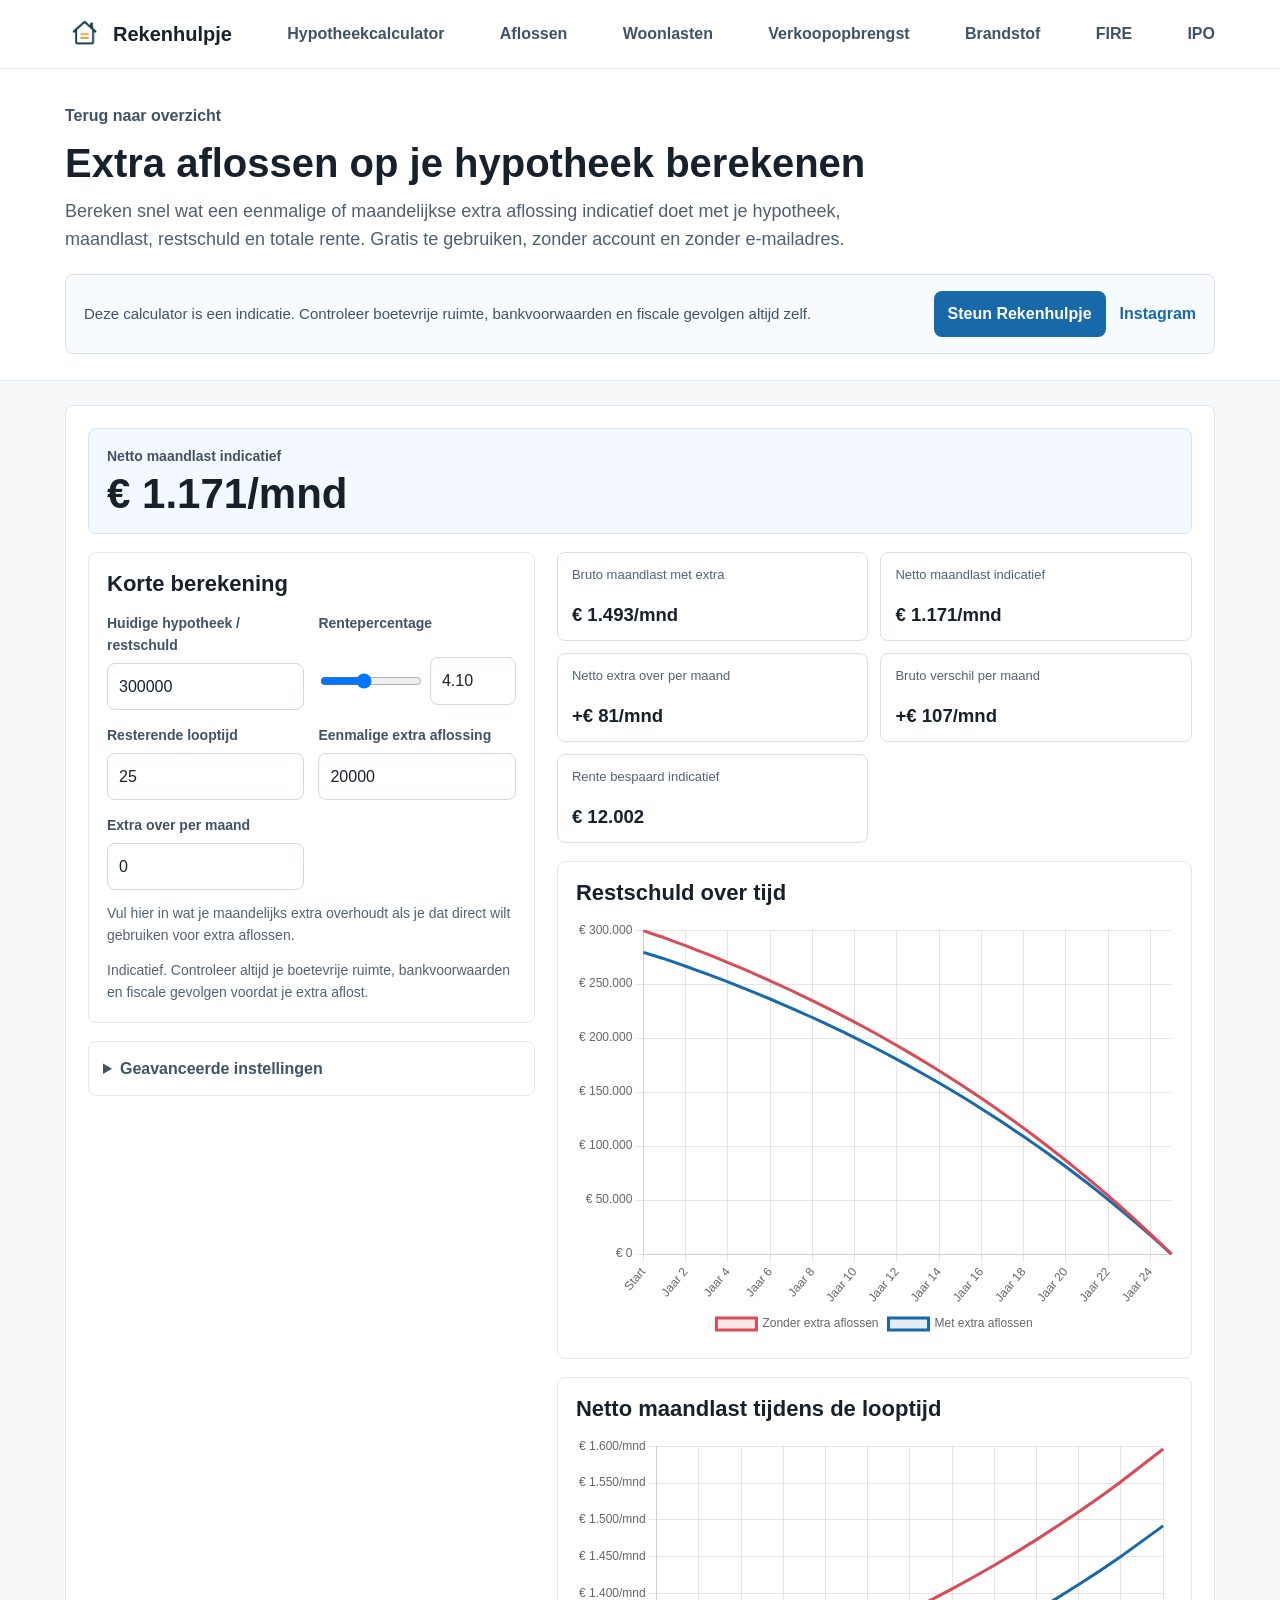
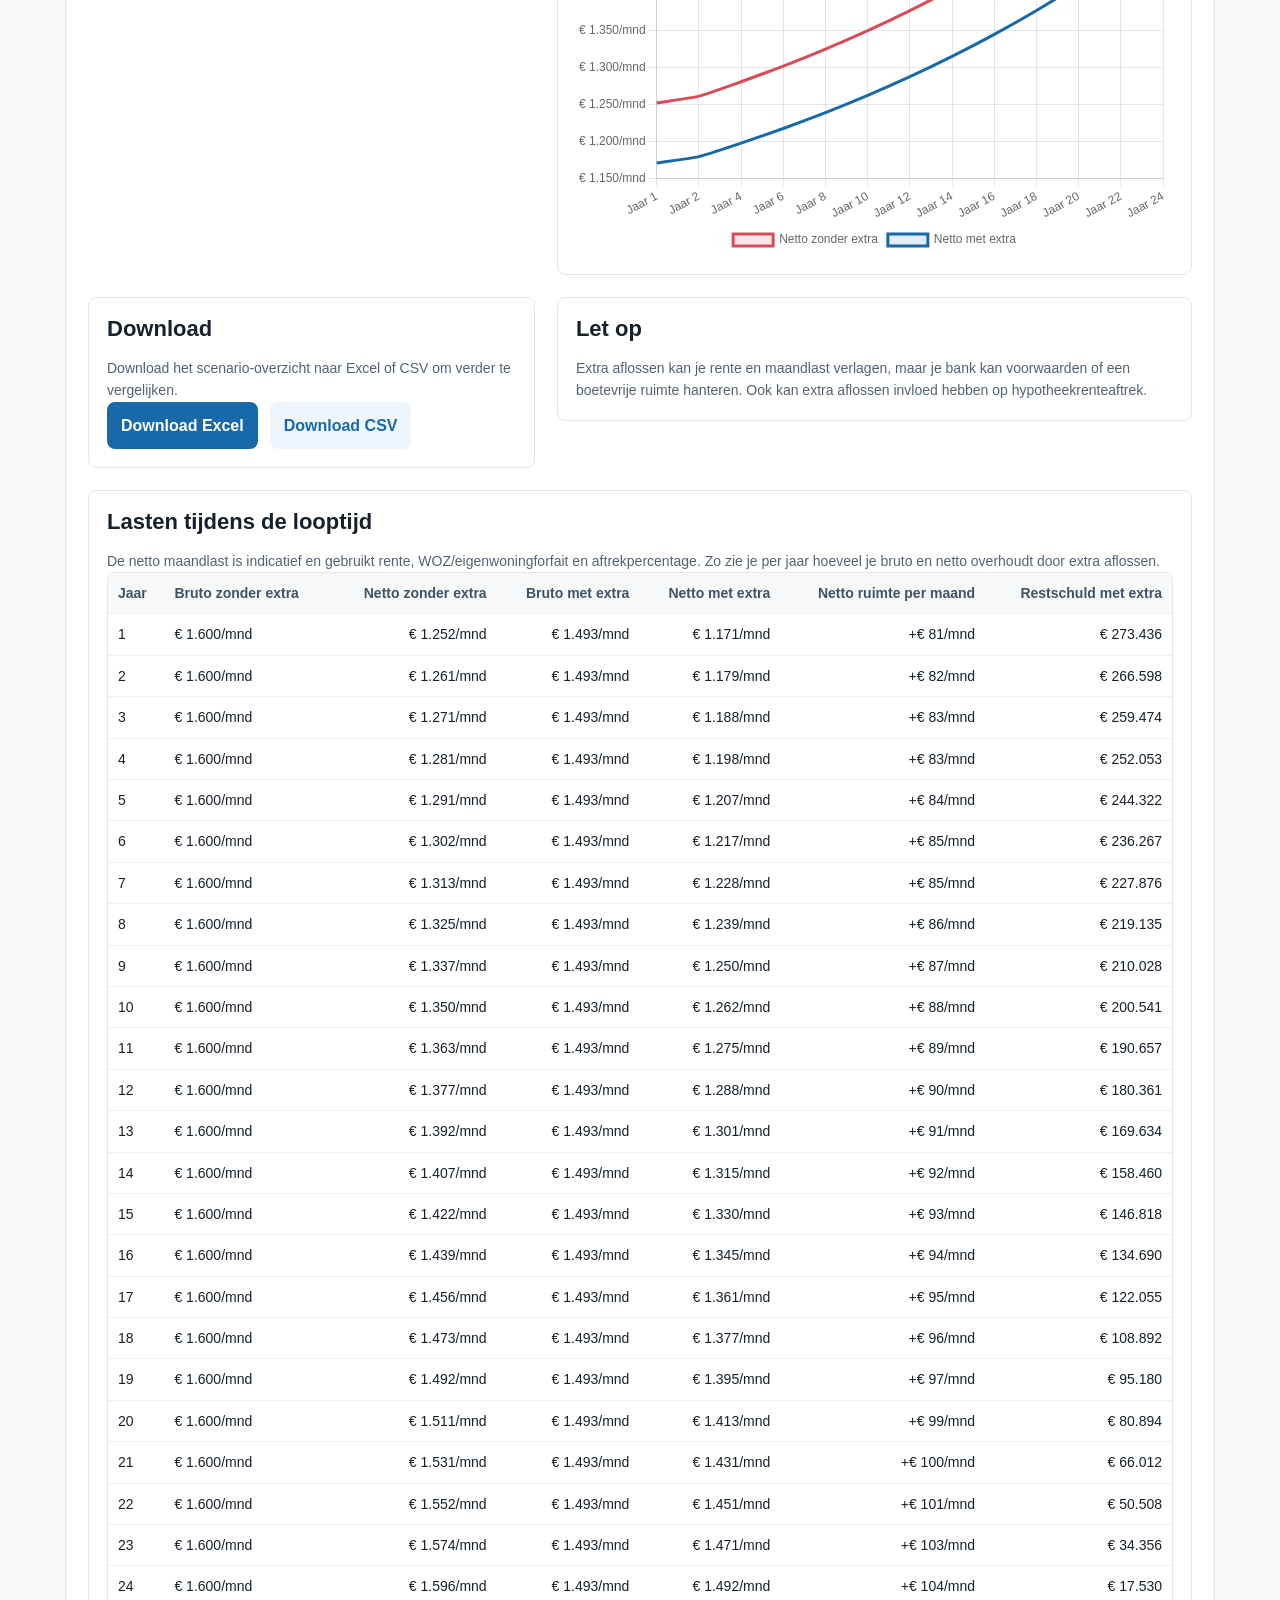
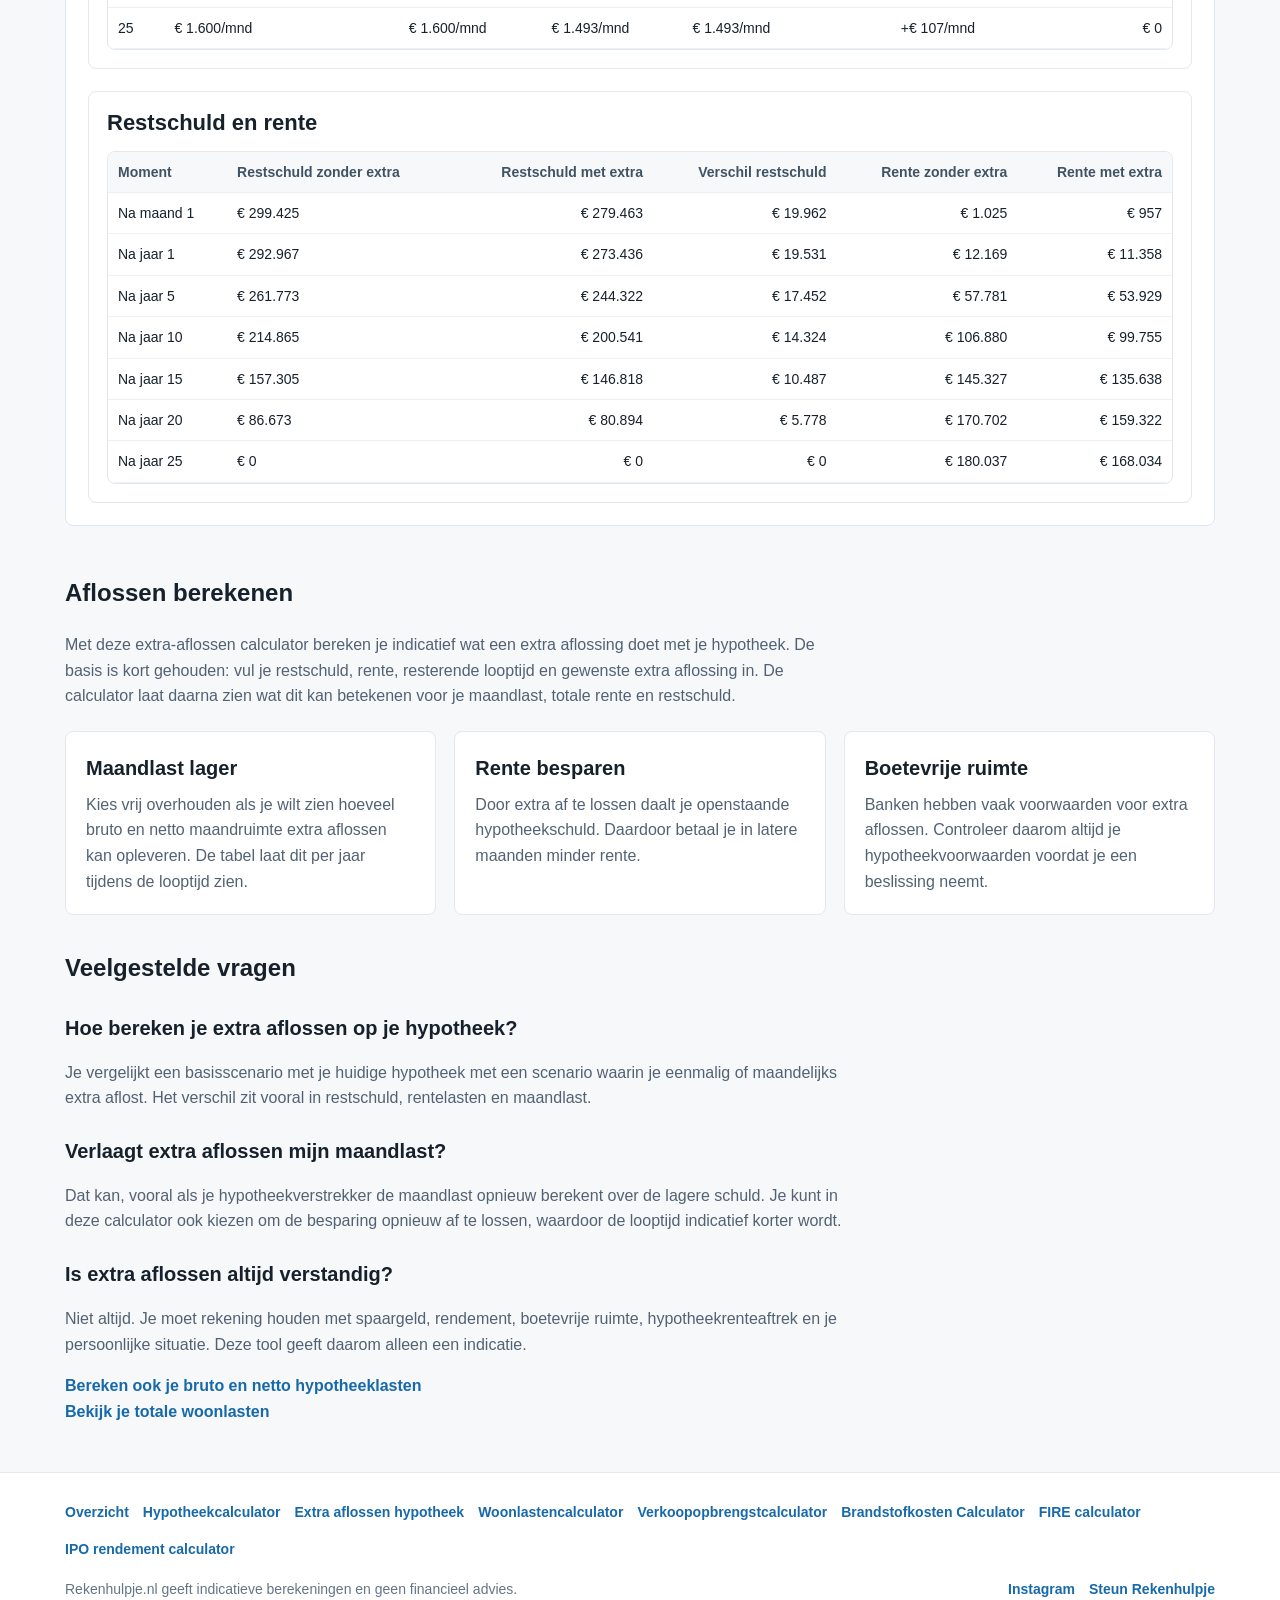
<file: extra-aflossen-hypotheek-berekenen.html>
<!doctype html>
<html lang="nl">
<head>
  <meta charset="utf-8">
  <meta name="viewport" content="width=device-width, initial-scale=1">
  <title>Extra aflossen hypotheek berekenen - maandlast en rente besparen</title>
  <meta name="description" content="Bereken wat extra aflossen op je hypotheek doet met je maandlast, restschuld en rente. Gratis calculator zonder account of e-mailadres.">
  <script async src="https://www.googletagmanager.com/gtag/js?id=G-1XSE89ZZVS"></script>
  <script>
    window.dataLayer = window.dataLayer || [];
    function gtag(){dataLayer.push(arguments);}
    gtag('js', new Date());
    gtag('config', 'G-1XSE89ZZVS');
  </script>
  <link rel="canonical" href="https://rekenhulpje.nl/extra-aflossen-hypotheek-berekenen.html">
  <link rel="stylesheet" href="/assets/calculators.css?v=20260611c">
  <meta property="og:type" content="website">
  <meta property="og:site_name" content="Rekenhulpje">
  <meta property="og:title" content="Extra aflossen hypotheek berekenen - Rekenhulpje">
  <meta property="og:description" content="Bereken indicatief hoeveel extra aflossen doet met je hypotheek, maandlast en rente.">
  <meta property="og:url" content="https://rekenhulpje.nl/extra-aflossen-hypotheek-berekenen.html">
  <meta property="og:image" content="https://rekenhulpje.nl/assets/rekenhulpje-social.png">
  <meta property="og:image:alt" content="Rekenhulpje extra aflossen hypotheek zonder account">
  <meta property="og:image:width" content="1200">
  <meta property="og:image:height" content="630">
  <meta name="twitter:card" content="summary_large_image">
  <meta name="twitter:title" content="Extra aflossen hypotheek berekenen - Rekenhulpje">
  <meta name="twitter:description" content="Bereken je nieuwe maandlast, rentevoordeel en restschuld bij extra aflossen.">
  <meta name="twitter:image" content="https://rekenhulpje.nl/assets/rekenhulpje-social.png">
  <script type="application/ld+json">
  {
    "@context": "https://schema.org",
    "@type": "WebApplication",
    "name": "Extra aflossen hypotheek berekenen",
    "url": "https://rekenhulpje.nl/extra-aflossen-hypotheek-berekenen.html",
    "applicationCategory": "FinanceApplication",
    "operatingSystem": "Web",
    "inLanguage": "nl-NL",
    "description": "Calculator voor extra aflossen op een hypotheek, nieuwe maandlast, restschuld en indicatieve rentebesparing.",
    "offers": {
      "@type": "Offer",
      "price": "0",
      "priceCurrency": "EUR"
    },
    "publisher": {
      "@type": "Organization",
      "name": "Rekenhulpje",
      "url": "https://rekenhulpje.nl/"
    }
  }
  </script>
  <style>
    body {
      margin: 0;
      font-family: Arial, sans-serif;
      color: #17212b;
      background: #f6f8fa;
      line-height: 1.6;
    }

    header {
      background: #ffffff;
      border-bottom: 1px solid #e3e8ef;
    }

    .wrap {
      max-width: 1150px;
      margin: 0 auto;
      padding: 0 24px;
    }

    nav {
      height: 68px;
      display: flex;
      align-items: center;
      justify-content: space-between;
      gap: 18px;
    }

    .brand {
      display: inline-flex;
      align-items: center;
      gap: 10px;
      font-size: 20px;
      font-weight: 800;
      text-decoration: none;
      color: #17212b;
    }

    .brand img {
      width: 38px;
      height: 38px;
      object-fit: contain;
      display: block;
      vertical-align: middle;
    }

    .nav-link,
    .back-link {
      color: #405364;
      text-decoration: none;
      font-weight: 700;
    }

    .nav-link:hover,
    .back-link:hover {
      color: #1769aa;
    }

    .page-intro {
      background: #ffffff;
      padding: 34px 0 26px;
      border-bottom: 1px solid #e3e8ef;
    }

    .page-intro h1 {
      max-width: 820px;
      margin: 12px 0 12px;
      font-size: 40px;
      line-height: 1.1;
      letter-spacing: 0;
    }

    .page-intro p {
      max-width: 780px;
      margin: 0;
      font-size: 18px;
      color: #4f5f6f;
    }

    .calculator-section {
      padding: 24px 0 36px;
    }

    .support-card {
      margin-top: 20px;
      border: 1px solid #d8e0e6;
      border-radius: 8px;
      background: #f8fbfd;
      padding: 16px 18px;
      display: flex;
      align-items: center;
      justify-content: space-between;
      gap: 16px;
      flex-wrap: wrap;
    }

    .support-card p {
      margin: 0;
      color: #405364;
      font-size: 15px;
    }

    .support-actions,
    .footer-links {
      display: inline-flex;
      align-items: center;
      gap: 14px;
      flex-wrap: wrap;
    }

    .support-button {
      display: inline-block;
      padding: 10px 14px;
      border-radius: 8px;
      background: #1769aa;
      color: #ffffff;
      font-weight: 700;
      text-decoration: none;
    }

    .support-secondary,
    .support-link,
    .related-link {
      color: #1769aa;
      font-weight: 700;
      text-decoration: none;
    }

    .content-section {
      padding: 12px 0 48px;
    }

    .content-section h2 {
      margin-top: 0;
    }

    .content-section p {
      max-width: 780px;
      color: #536273;
    }

    .info-grid {
      display: grid;
      grid-template-columns: repeat(auto-fit, minmax(260px, 1fr));
      gap: 18px;
      margin: 22px 0 34px;
    }

    .info-card {
      background: #ffffff;
      border: 1px solid #e3e8ef;
      border-radius: 8px;
      padding: 20px;
    }

    .info-card h3 {
      margin: 0 0 8px;
      font-size: 20px;
    }

    .info-card p {
      margin: 0;
    }

    .advanced-settings {
      border: 1px solid #e3e8ef;
      border-radius: 8px;
      padding: 14px;
      background: #ffffff;
    }

    .advanced-settings summary {
      color: #405364;
      cursor: pointer;
      font-weight: 800;
    }

    .advanced-settings[open] summary {
      margin-bottom: 14px;
    }

    .faq {
      max-width: 820px;
    }

    .faq h3 {
      margin: 24px 0 6px;
      font-size: 20px;
    }

    footer {
      padding: 28px 0;
      color: #657586;
      font-size: 14px;
      border-top: 1px solid #e3e8ef;
      background: #ffffff;
    }

    .footer-content {
      display: flex;
      align-items: center;
      justify-content: space-between;
      gap: 16px;
      flex-wrap: wrap;
    }

    .footer-tools {
      margin-bottom: 18px;
      display: flex;
      gap: 14px;
      flex-wrap: wrap;
    }

    .footer-tools a {
      color: #1769aa;
      font-weight: 700;
      text-decoration: none;
    }

    .footer-tools a:hover,
    .support-link:hover,
    .related-link:hover {
      text-decoration: underline;
    }

    @media (max-width: 700px) {
      .wrap {
        padding: 0 16px;
      }

      nav {
        height: auto;
        min-height: 62px;
        flex-wrap: wrap;
        padding: 10px 0;
      }

      .brand {
        font-size: 18px;
      }

      .nav-link {
        font-size: 14px;
      }

      .page-intro {
        padding: 26px 0 20px;
      }

      .page-intro h1 {
        font-size: 31px;
      }

      .page-intro p {
        font-size: 16px;
      }

      .calculator-section {
        padding-top: 16px;
      }
    }
  </style>
</head>
<body>
  <header>
    <div class="wrap">
      <nav>
        <a class="brand" href="/">
          <img src="/assets/logo.png" alt="Rekenhulpje logo" width="38" height="38">
          <span>Rekenhulpje</span>
        </a>
        <a class="nav-link" href="/hypotheekcalculator.html">Hypotheekcalculator</a>
        <a class="nav-link" href="/extra-aflossen-hypotheek-berekenen.html">Aflossen</a>
        <a class="nav-link" href="/woonlastencalculator.html">Woonlasten</a>
        <a class="nav-link" href="/verkoopopbrengst-calculator.html">Verkoopopbrengst</a>
        <a class="nav-link" href="/brandstofkosten-calculator.html">Brandstof</a>
        <a class="nav-link" href="/fire-calculator.html">FIRE</a>
        <a class="nav-link" href="/ipo-rendement-calculator.html">IPO</a>
      </nav>
    </div>
  </header>

  <main>
    <section class="page-intro">
      <div class="wrap">
        <a class="back-link" href="/">Terug naar overzicht</a>
        <h1>Extra aflossen op je hypotheek berekenen</h1>
        <p>
          Bereken snel wat een eenmalige of maandelijkse extra aflossing indicatief doet met je
          hypotheek, maandlast, restschuld en totale rente. Gratis te gebruiken, zonder account en zonder e-mailadres.
        </p>
        <div class="support-card">
          <p>Deze calculator is een indicatie. Controleer boetevrije ruimte, bankvoorwaarden en fiscale gevolgen altijd zelf.</p>
          <span class="support-actions">
            <a class="support-button" href="https://ko-fi.com/rekenhulpje" target="_blank" rel="noopener">Steun Rekenhulpje</a>
            <a class="support-secondary" href="https://www.instagram.com/rekenhulpje.nl/" target="_blank" rel="noopener">Instagram</a>
          </span>
        </div>
      </div>
    </section>

    <section class="calculator-section">
      <div class="wrap">
        <div class="native-calculator" id="extra-aflossen-native-calculator">
          <section class="result-banner">
            <span>Netto maandlast indicatief</span>
            <strong id="payoff-primary-result">€ 0/mnd</strong>
          </section>

          <div class="calculator-grid">
            <div class="calculator-stack">
              <section class="calculator-card">
                <h2>Korte berekening</h2>
                <div class="field-grid">
                  <div class="field">
                    <label for="payoff-principal">Huidige hypotheek / restschuld</label>
                    <input id="payoff-principal" type="number" min="0" step="5000" value="300000">
                  </div>
                  <div class="field">
                    <label for="payoff-interest-rate">Rentepercentage</label>
                    <div class="range-row">
                      <input id="payoff-interest-range" type="range" min="0" max="10" step="0.01" value="4.10">
                      <input id="payoff-interest-rate" type="number" min="0" max="10" step="0.01" value="4.10">
                    </div>
                  </div>
                  <div class="field">
                    <label for="payoff-term-years">Resterende looptijd</label>
                    <input id="payoff-term-years" type="number" min="1" max="30" step="1" value="25">
                  </div>
                  <div class="field">
                    <label for="payoff-one-time-extra">Eenmalige extra aflossing</label>
                    <input id="payoff-one-time-extra" type="number" min="0" step="1000" value="20000">
                  </div>
                  <div class="field">
                    <label for="payoff-monthly-extra">Extra over per maand</label>
                    <input id="payoff-monthly-extra" type="number" min="0" step="50" value="0">
                  </div>
                </div>
                <p class="native-note">Vul hier in wat je maandelijks extra overhoudt als je dat direct wilt gebruiken voor extra aflossen.</p>
                <p class="native-note" id="payoff-status"></p>
              </section>

              <details class="advanced-settings">
                <summary>Geavanceerde instellingen</summary>
                <div class="field-grid">
                  <div class="field">
                    <span class="radio-label">Doel extra aflossen</span>
                    <div class="radio-group">
                      <label><input type="radio" name="payoff-scenario-mode" value="lower_payment" checked> Vrij overhouden</label>
                      <label><input type="radio" name="payoff-scenario-mode" value="reinvest_savings"> Besparing opnieuw aflossen</label>
                    </div>
                  </div>
                  <div class="field">
                    <span class="radio-label">Hypotheekvorm</span>
                    <div class="radio-group">
                      <label><input type="radio" name="payoff-mortgage-type" value="Annuiteit" checked> Annuiteit</label>
                      <label><input type="radio" name="payoff-mortgage-type" value="Lineair"> Lineair</label>
                    </div>
                  </div>
                  <div class="field">
                    <label for="payoff-home-value">Woningwaarde / WOZ</label>
                    <input id="payoff-home-value" type="number" min="0" step="5000" value="300000">
                  </div>
                  <div class="field">
                    <label for="payoff-deduction-rate">Aftrekpercentage</label>
                    <div class="range-row">
                      <input id="payoff-deduction-range" type="range" min="0" max="49.5" step="0.01" value="37.56">
                      <input id="payoff-deduction-rate" type="number" min="0" max="49.5" step="0.01" value="37.56">
                    </div>
                  </div>
                </div>
                <p class="native-note">Kies vrij overhouden als je lagere maandlasten wilt zien. Kies besparing opnieuw aflossen als je de lagere maandlast meteen gebruikt om sneller af te lossen; dat werkt indicatief zoals looptijd verkorten.</p>
              </details>
            </div>

            <div class="calculator-stack">
              <section class="metric-grid native" id="payoff-metrics"></section>
              <section class="calculator-card chart-box">
                <h2>Restschuld over tijd</h2>
                <canvas id="payoff-balance-chart" height="330"></canvas>
              </section>
              <section class="calculator-card chart-box">
                <h2>Netto maandlast tijdens de looptijd</h2>
                <canvas id="payoff-cost-chart" height="330"></canvas>
              </section>
            </div>
          </div>

          <div class="calculator-grid" style="margin-top: 22px;">
            <section class="calculator-card">
              <h2>Download</h2>
              <p class="native-note">Download het scenario-overzicht naar Excel of CSV om verder te vergelijken.</p>
              <div class="download-row">
                <button class="download-button" type="button" id="payoff-excel-download">Download Excel</button>
                <button class="download-button secondary" type="button" id="payoff-csv-download">Download CSV</button>
              </div>
            </section>

            <section class="calculator-card">
              <h2>Let op</h2>
              <p class="native-note">
                Extra aflossen kan je rente en maandlast verlagen, maar je bank kan voorwaarden of een boetevrije ruimte hanteren.
                Ook kan extra aflossen invloed hebben op hypotheekrenteaftrek.
              </p>
            </section>
          </div>

          <section class="calculator-card" style="margin-top: 22px;">
            <h2>Lasten tijdens de looptijd</h2>
            <p class="native-note">
              De netto maandlast is indicatief en gebruikt rente, WOZ/eigenwoningforfait en aftrekpercentage.
              Zo zie je per jaar hoeveel je bruto en netto overhoudt door extra aflossen.
            </p>
            <div class="table-wrap" id="payoff-term-cost-table"></div>
          </section>

          <section class="calculator-card" style="margin-top: 22px;">
            <h2>Restschuld en rente</h2>
            <div class="table-wrap" id="payoff-comparison-table"></div>
          </section>
        </div>
      </div>
    </section>

    <section class="content-section">
      <div class="wrap">
        <h2>Aflossen berekenen</h2>
        <p>
          Met deze extra-aflossen calculator bereken je indicatief wat een extra aflossing doet met je hypotheek.
          De basis is kort gehouden: vul je restschuld, rente, resterende looptijd en gewenste extra aflossing in.
          De calculator laat daarna zien wat dit kan betekenen voor je maandlast, totale rente en restschuld.
        </p>
        <div class="info-grid">
          <article class="info-card">
            <h3>Maandlast lager</h3>
            <p>
              Kies vrij overhouden als je wilt zien hoeveel bruto en netto maandruimte extra aflossen kan opleveren.
              De tabel laat dit per jaar tijdens de looptijd zien.
            </p>
          </article>
          <article class="info-card">
            <h3>Rente besparen</h3>
            <p>
              Door extra af te lossen daalt je openstaande hypotheekschuld. Daardoor betaal je in latere maanden minder rente.
            </p>
          </article>
          <article class="info-card">
            <h3>Boetevrije ruimte</h3>
            <p>
              Banken hebben vaak voorwaarden voor extra aflossen. Controleer daarom altijd je hypotheekvoorwaarden voordat je een beslissing neemt.
            </p>
          </article>
        </div>

        <div class="faq">
          <h2>Veelgestelde vragen</h2>
          <h3>Hoe bereken je extra aflossen op je hypotheek?</h3>
          <p>
            Je vergelijkt een basisscenario met je huidige hypotheek met een scenario waarin je eenmalig of maandelijks extra aflost.
            Het verschil zit vooral in restschuld, rentelasten en maandlast.
          </p>
          <h3>Verlaagt extra aflossen mijn maandlast?</h3>
          <p>
            Dat kan, vooral als je hypotheekverstrekker de maandlast opnieuw berekent over de lagere schuld.
            Je kunt in deze calculator ook kiezen om de besparing opnieuw af te lossen, waardoor de looptijd indicatief korter wordt.
          </p>
          <h3>Is extra aflossen altijd verstandig?</h3>
          <p>
            Niet altijd. Je moet rekening houden met spaargeld, rendement, boetevrije ruimte, hypotheekrenteaftrek en je persoonlijke situatie.
            Deze tool geeft daarom alleen een indicatie.
          </p>
        </div>

        <a class="related-link" href="/hypotheekcalculator.html">Bereken ook je bruto en netto hypotheeklasten</a>
        <br>
        <a class="related-link" href="/woonlastencalculator.html">Bekijk je totale woonlasten</a>
      </div>
    </section>
  </main>

  <footer>
    <div class="wrap footer-tools" aria-label="Alle rekentools">
      <a href="/">Overzicht</a>
      <a href="/hypotheekcalculator.html">Hypotheekcalculator</a>
      <a href="/extra-aflossen-hypotheek-berekenen.html">Extra aflossen hypotheek</a>
      <a href="/woonlastencalculator.html">Woonlastencalculator</a>
      <a href="/verkoopopbrengst-calculator.html">Verkoopopbrengstcalculator</a>
      <a href="/brandstofkosten-calculator.html">Brandstofkosten Calculator</a>
      <a href="/fire-calculator.html">FIRE calculator</a>
      <a href="/ipo-rendement-calculator.html">IPO rendement calculator</a>
    </div>
    <div class="wrap footer-content">
      <span>Rekenhulpje.nl geeft indicatieve berekeningen en geen financieel advies.</span>
      <span class="footer-links">
        <a class="support-link" href="https://www.instagram.com/rekenhulpje.nl/" target="_blank" rel="noopener">Instagram</a>
        <a class="support-link" href="https://ko-fi.com/rekenhulpje" target="_blank" rel="noopener">Steun Rekenhulpje</a>
      </span>
    </div>
  </footer>
  <script src="/assets/js/analytics-events.js?v=20260611"></script>
  <script src="/assets/vendor/chart.umd.min.js"></script>
  <script type="module" src="/assets/js/extra-payoff-calculator.js?v=native-20260611h"></script>
</body>
</html>
</file>
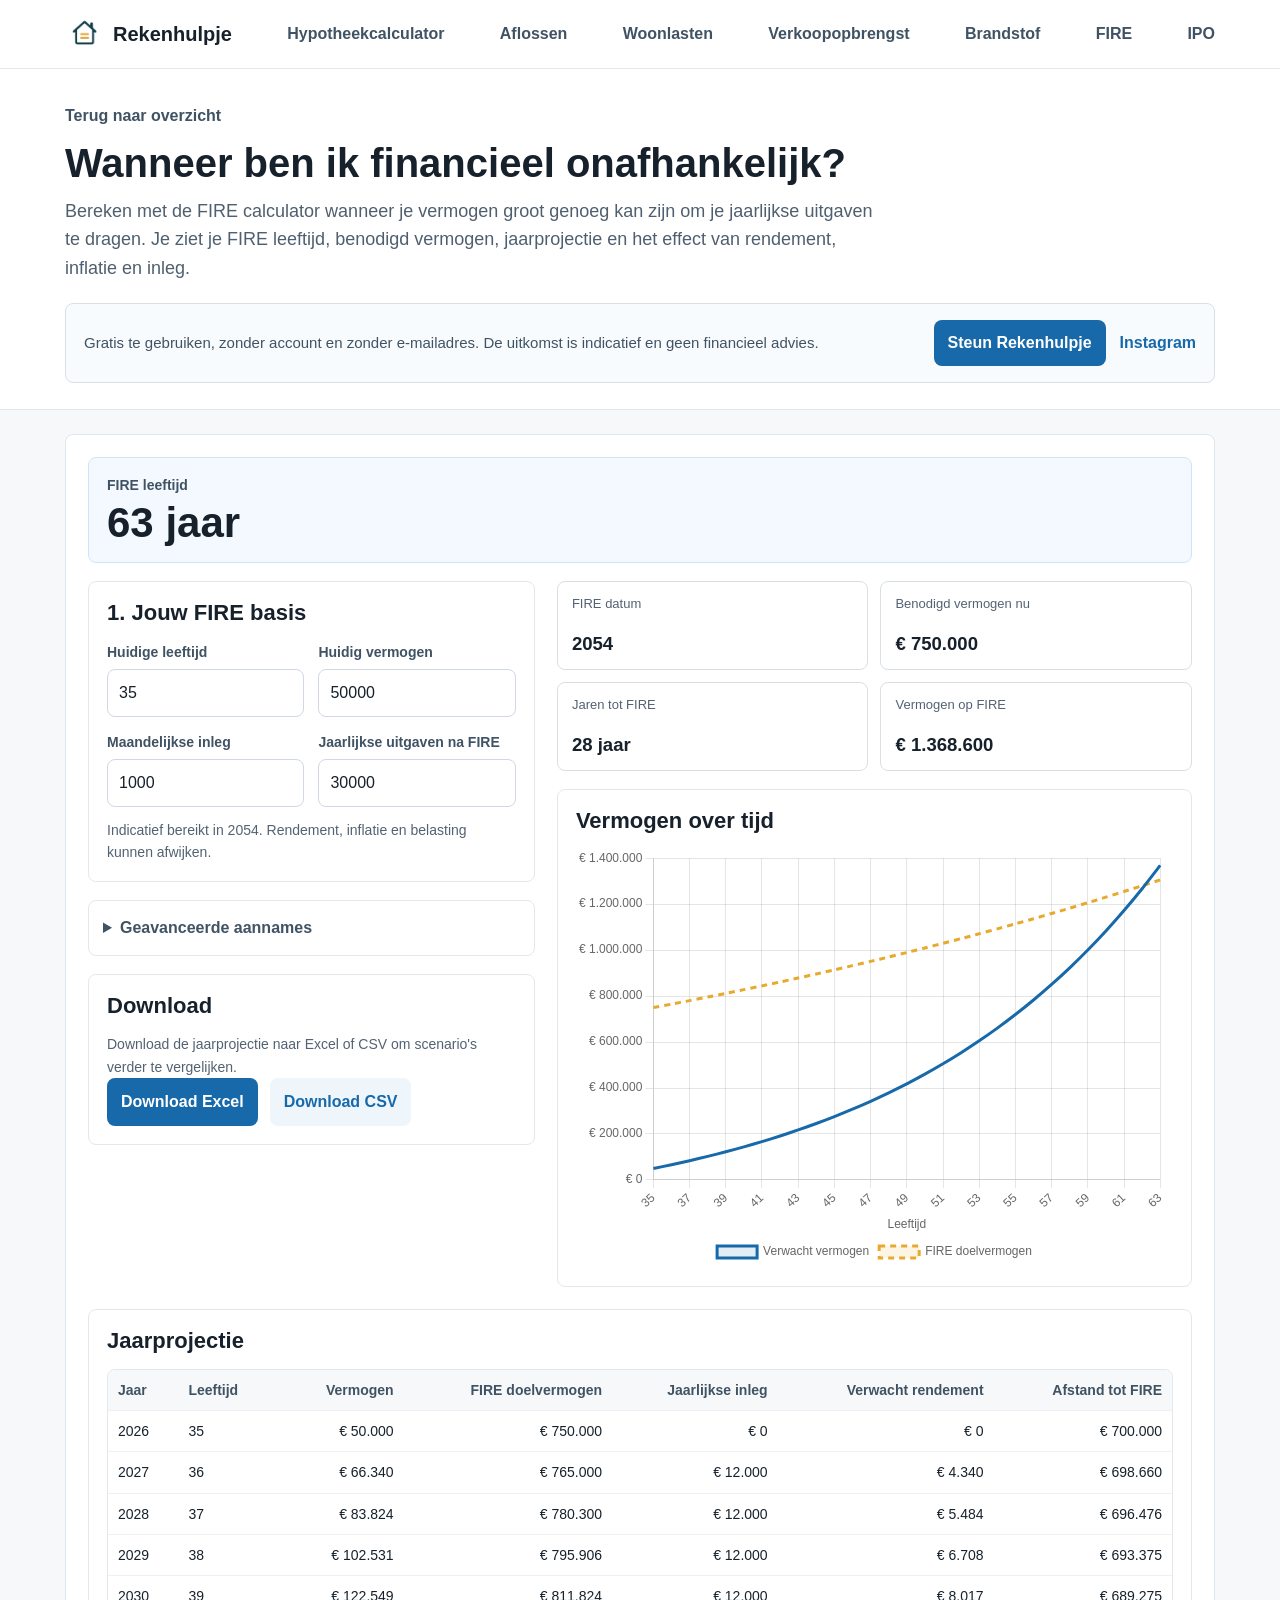
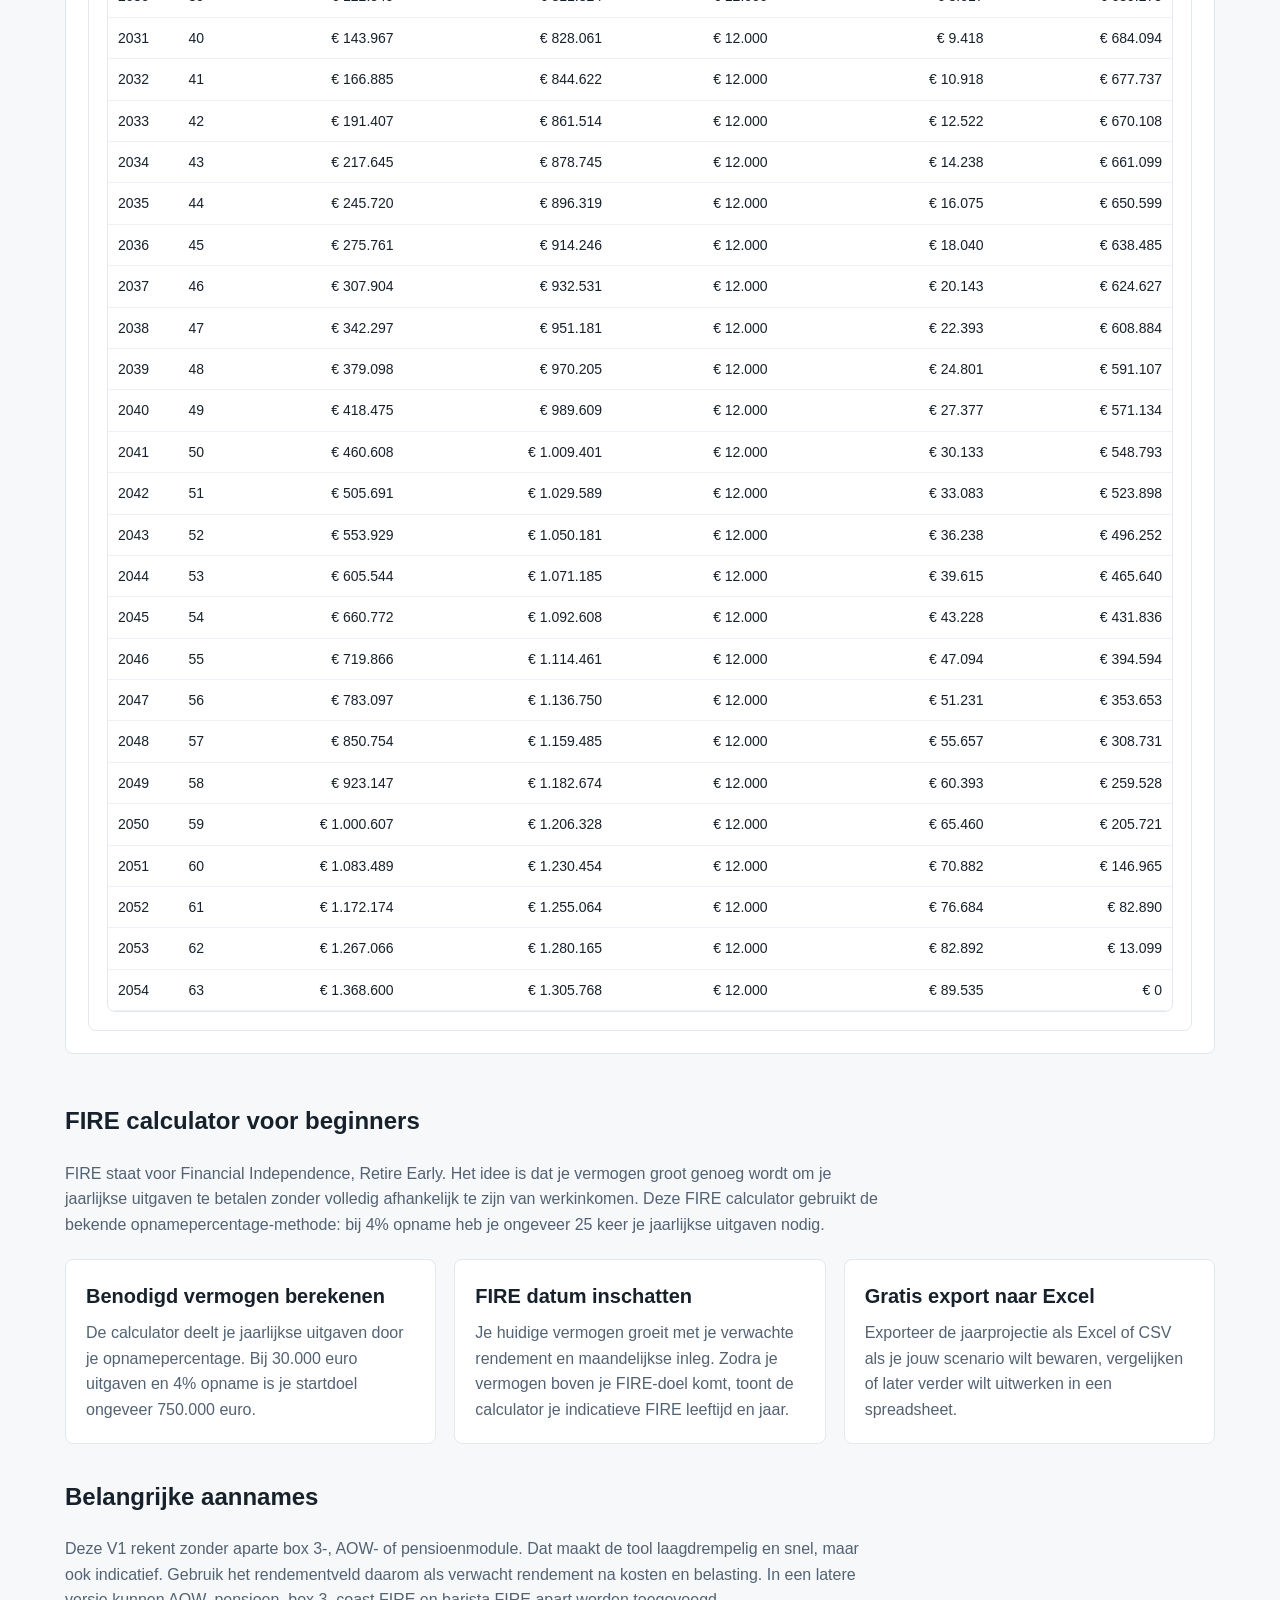
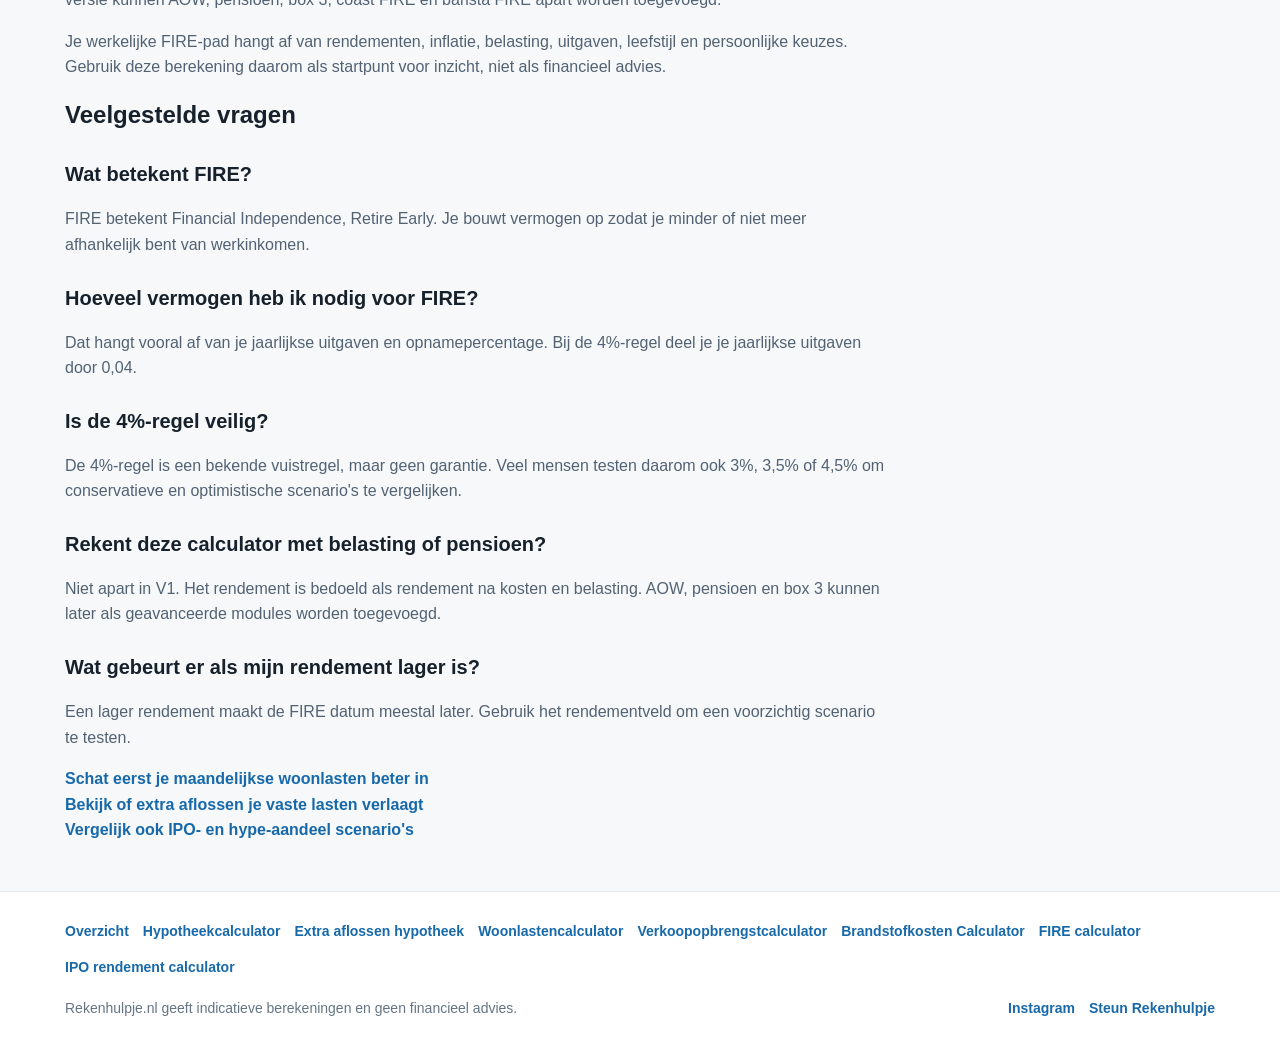
<file: fire-calculator.html>
<!doctype html>
<html lang="nl">
<head>
  <meta charset="utf-8">
  <meta name="viewport" content="width=device-width, initial-scale=1">
  <title>FIRE calculator - wanneer ben ik financieel onafhankelijk?</title>
  <meta name="description" content="Bereken wanneer je financieel onafhankelijk bent met de FIRE calculator van Rekenhulpje. Gratis, zonder account en met Excel- en CSV-export.">
  <script async src="https://www.googletagmanager.com/gtag/js?id=G-1XSE89ZZVS"></script>
  <script>
    window.dataLayer = window.dataLayer || [];
    function gtag(){dataLayer.push(arguments);}
    gtag('js', new Date());
    gtag('config', 'G-1XSE89ZZVS');
  </script>
  <link rel="canonical" href="https://rekenhulpje.nl/fire-calculator.html">
  <link rel="stylesheet" href="/assets/calculators.css?v=20260611c">
  <meta property="og:type" content="website">
  <meta property="og:site_name" content="Rekenhulpje">
  <meta property="og:title" content="FIRE calculator - Rekenhulpje">
  <meta property="og:description" content="Bereken indicatief je FIRE leeftijd, benodigd vermogen en jaarprojectie naar financiële onafhankelijkheid.">
  <meta property="og:url" content="https://rekenhulpje.nl/fire-calculator.html">
  <meta property="og:image" content="https://rekenhulpje.nl/assets/rekenhulpje-social.png">
  <meta property="og:image:alt" content="Rekenhulpje FIRE calculator zonder account">
  <meta property="og:image:width" content="1200">
  <meta property="og:image:height" content="630">
  <meta name="twitter:card" content="summary_large_image">
  <meta name="twitter:title" content="FIRE calculator - Rekenhulpje">
  <meta name="twitter:description" content="Bereken wanneer je financieel onafhankelijk bent en hoeveel vermogen je nodig hebt.">
  <meta name="twitter:image" content="https://rekenhulpje.nl/assets/rekenhulpje-social.png">
  <script type="application/ld+json">
  {
    "@context": "https://schema.org",
    "@type": "WebApplication",
    "name": "FIRE calculator",
    "url": "https://rekenhulpje.nl/fire-calculator.html",
    "applicationCategory": "FinanceApplication",
    "operatingSystem": "Web",
    "inLanguage": "nl-NL",
    "description": "Calculator voor financiële onafhankelijkheid, FIRE leeftijd, benodigd vermogen en jaarprojectie.",
    "offers": {
      "@type": "Offer",
      "price": "0",
      "priceCurrency": "EUR"
    },
    "publisher": {
      "@type": "Organization",
      "name": "Rekenhulpje",
      "url": "https://rekenhulpje.nl/"
    }
  }
  </script>
  <style>
    body {
      margin: 0;
      font-family: Arial, sans-serif;
      color: #17212b;
      background: #f6f8fa;
      line-height: 1.6;
    }

    header {
      background: #ffffff;
      border-bottom: 1px solid #e3e8ef;
    }

    .wrap {
      max-width: 1150px;
      margin: 0 auto;
      padding: 0 24px;
    }

    nav {
      min-height: 68px;
      display: flex;
      align-items: center;
      justify-content: space-between;
      gap: 16px;
      flex-wrap: wrap;
    }

    .brand {
      display: inline-flex;
      align-items: center;
      gap: 10px;
      font-size: 20px;
      font-weight: 800;
      text-decoration: none;
      color: #17212b;
    }

    .brand img {
      width: 38px;
      height: 38px;
      object-fit: contain;
      display: block;
      vertical-align: middle;
    }

    .nav-link,
    .back-link {
      color: #405364;
      text-decoration: none;
      font-weight: 700;
    }

    .nav-link:hover,
    .back-link:hover {
      color: #1769aa;
    }

    .page-intro {
      background: #ffffff;
      padding: 34px 0 26px;
      border-bottom: 1px solid #e3e8ef;
    }

    .page-intro h1 {
      max-width: 860px;
      margin: 12px 0 12px;
      font-size: 40px;
      line-height: 1.1;
      letter-spacing: 0;
    }

    .page-intro p {
      max-width: 820px;
      margin: 0;
      font-size: 18px;
      color: #4f5f6f;
    }

    .calculator-section {
      padding: 24px 0 36px;
    }

    .support-card {
      margin-top: 20px;
      border: 1px solid #d8e0e6;
      border-radius: 8px;
      background: #f8fbfd;
      padding: 16px 18px;
      display: flex;
      align-items: center;
      justify-content: space-between;
      gap: 16px;
      flex-wrap: wrap;
    }

    .support-card p {
      margin: 0;
      color: #405364;
      font-size: 15px;
    }

    .support-actions,
    .footer-links {
      display: inline-flex;
      align-items: center;
      gap: 14px;
      flex-wrap: wrap;
    }

    .support-button {
      display: inline-block;
      padding: 10px 14px;
      border-radius: 8px;
      background: #1769aa;
      color: #ffffff;
      font-weight: 700;
      text-decoration: none;
    }

    .support-secondary,
    .support-link,
    .related-link {
      color: #1769aa;
      font-weight: 700;
      text-decoration: none;
    }

    .content-section {
      padding: 12px 0 48px;
    }

    .content-section h2 {
      margin-top: 0;
    }

    .content-section p {
      max-width: 820px;
      color: #536273;
    }

    .info-grid {
      display: grid;
      grid-template-columns: repeat(auto-fit, minmax(260px, 1fr));
      gap: 18px;
      margin: 22px 0 34px;
    }

    .info-card {
      background: #ffffff;
      border: 1px solid #e3e8ef;
      border-radius: 8px;
      padding: 20px;
    }

    .info-card h3 {
      margin: 0 0 8px;
      font-size: 20px;
    }

    .info-card p {
      margin: 0;
    }

    .advanced-settings {
      border: 1px solid #e3e8ef;
      border-radius: 8px;
      padding: 14px;
      background: #ffffff;
    }

    .advanced-settings summary {
      color: #405364;
      cursor: pointer;
      font-weight: 800;
    }

    .advanced-settings[open] summary {
      margin-bottom: 14px;
    }

    .faq {
      max-width: 840px;
    }

    .faq h3 {
      margin: 24px 0 6px;
      font-size: 20px;
    }

    footer {
      padding: 28px 0;
      color: #657586;
      font-size: 14px;
      border-top: 1px solid #e3e8ef;
      background: #ffffff;
    }

    .footer-content {
      display: flex;
      align-items: center;
      justify-content: space-between;
      gap: 16px;
      flex-wrap: wrap;
    }

    .footer-tools {
      margin-bottom: 18px;
      display: flex;
      gap: 14px;
      flex-wrap: wrap;
    }

    .footer-tools a {
      color: #1769aa;
      font-weight: 700;
      text-decoration: none;
    }

    .footer-tools a:hover,
    .support-link:hover,
    .related-link:hover {
      text-decoration: underline;
    }

    @media (max-width: 700px) {
      .wrap {
        padding: 0 16px;
      }

      nav {
        height: auto;
        min-height: 62px;
        justify-content: flex-start;
        padding: 10px 0;
      }

      .brand {
        font-size: 18px;
      }

      .nav-link {
        font-size: 14px;
      }

      .page-intro {
        padding: 26px 0 20px;
      }

      .page-intro h1 {
        font-size: 31px;
      }

      .page-intro p {
        font-size: 16px;
      }

      .calculator-section {
        padding-top: 16px;
      }
    }
  </style>
</head>
<body>
  <header>
    <div class="wrap">
      <nav>
        <a class="brand" href="/">
          <img src="/assets/logo.png" alt="Rekenhulpje logo" width="38" height="38">
          <span>Rekenhulpje</span>
        </a>
        <a class="nav-link" href="/hypotheekcalculator.html">Hypotheekcalculator</a>
        <a class="nav-link" href="/extra-aflossen-hypotheek-berekenen.html">Aflossen</a>
        <a class="nav-link" href="/woonlastencalculator.html">Woonlasten</a>
        <a class="nav-link" href="/verkoopopbrengst-calculator.html">Verkoopopbrengst</a>
        <a class="nav-link" href="/brandstofkosten-calculator.html">Brandstof</a>
        <a class="nav-link" href="/fire-calculator.html">FIRE</a>
        <a class="nav-link" href="/ipo-rendement-calculator.html">IPO</a>
      </nav>
    </div>
  </header>

  <main>
    <section class="page-intro">
      <div class="wrap">
        <a class="back-link" href="/">Terug naar overzicht</a>
        <h1>Wanneer ben ik financieel onafhankelijk?</h1>
        <p>
          Bereken met de FIRE calculator wanneer je vermogen groot genoeg kan zijn om je jaarlijkse uitgaven te dragen.
          Je ziet je FIRE leeftijd, benodigd vermogen, jaarprojectie en het effect van rendement, inflatie en inleg.
        </p>
        <div class="support-card">
          <p>Gratis te gebruiken, zonder account en zonder e-mailadres. De uitkomst is indicatief en geen financieel advies.</p>
          <span class="support-actions">
            <a class="support-button" href="https://ko-fi.com/rekenhulpje" target="_blank" rel="noopener">Steun Rekenhulpje</a>
            <a class="support-secondary" href="https://www.instagram.com/rekenhulpje.nl/" target="_blank" rel="noopener">Instagram</a>
          </span>
        </div>
      </div>
    </section>

    <section class="calculator-section">
      <div class="wrap">
        <div class="native-calculator" id="fire-native-calculator">
          <section class="result-banner">
            <span>FIRE leeftijd</span>
            <strong id="fire-primary-result">0 jaar</strong>
          </section>

          <div class="calculator-grid">
            <div class="calculator-stack">
              <section class="calculator-card">
                <h2>1. Jouw FIRE basis</h2>
                <div class="field-grid">
                  <div class="field">
                    <label for="fire-current-age">Huidige leeftijd</label>
                    <input id="fire-current-age" type="number" min="0" max="99" step="1" value="35">
                  </div>
                  <div class="field">
                    <label for="fire-current-net-worth">Huidig vermogen</label>
                    <input id="fire-current-net-worth" type="number" min="0" step="5000" value="50000">
                  </div>
                  <div class="field">
                    <label for="fire-monthly-contribution">Maandelijkse inleg</label>
                    <input id="fire-monthly-contribution" type="number" min="0" step="100" value="1000">
                  </div>
                  <div class="field">
                    <label for="fire-annual-expenses">Jaarlijkse uitgaven na FIRE</label>
                    <input id="fire-annual-expenses" type="number" min="0" step="1000" value="30000">
                  </div>
                </div>
                <p class="native-note" id="fire-status"></p>
              </section>

              <details class="advanced-settings">
                <summary>Geavanceerde aannames</summary>
                <div class="field-grid">
                  <div class="field">
                    <label for="fire-return-rate">Verwacht rendement na kosten en belasting</label>
                    <div class="range-row">
                      <input id="fire-return-range" type="range" min="-5" max="12" step="0.1" value="7.0">
                      <input id="fire-return-rate" type="number" min="-5" max="12" step="0.1" value="7.0">
                    </div>
                  </div>
                  <div class="field">
                    <label for="fire-withdrawal-rate">Opnamepercentage</label>
                    <div class="range-row">
                      <input id="fire-withdrawal-range" type="range" min="2" max="6" step="0.1" value="4.0">
                      <input id="fire-withdrawal-rate" type="number" min="2" max="6" step="0.1" value="4.0">
                    </div>
                  </div>
                  <div class="field">
                    <label for="fire-inflation-rate">Inflatie uitgaven</label>
                    <div class="range-row">
                      <input id="fire-inflation-range" type="range" min="0" max="6" step="0.1" value="2.0">
                      <input id="fire-inflation-rate" type="number" min="0" max="6" step="0.1" value="2.0">
                    </div>
                  </div>
                  <div class="field">
                    <label for="fire-contribution-growth">Jaarlijkse verhoging inleg</label>
                    <input id="fire-contribution-growth" type="number" min="0" max="20" step="0.1" value="0">
                  </div>
                </div>
                <p class="native-note">
                  V1 rekent indicatief zonder aparte box 3-, AOW- of pensioenmodule. Vul rendement daarom in als verwacht rendement na kosten en belasting.
                </p>
              </details>

              <section class="calculator-card">
                <h2>Download</h2>
                <p class="native-note">Download de jaarprojectie naar Excel of CSV om scenario's verder te vergelijken.</p>
                <div class="download-row">
                  <button class="download-button" type="button" id="fire-excel-download">Download Excel</button>
                  <button class="download-button secondary" type="button" id="fire-csv-download">Download CSV</button>
                </div>
              </section>
            </div>

            <div class="calculator-stack">
              <section class="metric-grid native" id="fire-metrics"></section>
              <section class="calculator-card chart-box">
                <h2>Vermogen over tijd</h2>
                <canvas id="fire-chart" height="360"></canvas>
              </section>
            </div>
          </div>

          <section class="calculator-card" style="margin-top: 22px;">
            <h2>Jaarprojectie</h2>
            <div class="table-wrap" id="fire-projection-table"></div>
          </section>
        </div>
      </div>
    </section>

    <section class="content-section">
      <div class="wrap">
        <h2>FIRE calculator voor beginners</h2>
        <p>
          FIRE staat voor Financial Independence, Retire Early. Het idee is dat je vermogen groot genoeg wordt
          om je jaarlijkse uitgaven te betalen zonder volledig afhankelijk te zijn van werkinkomen. Deze FIRE calculator
          gebruikt de bekende opnamepercentage-methode: bij 4% opname heb je ongeveer 25 keer je jaarlijkse uitgaven nodig.
        </p>
        <div class="info-grid">
          <article class="info-card">
            <h3>Benodigd vermogen berekenen</h3>
            <p>
              De calculator deelt je jaarlijkse uitgaven door je opnamepercentage. Bij 30.000 euro uitgaven en 4% opname
              is je startdoel ongeveer 750.000 euro.
            </p>
          </article>
          <article class="info-card">
            <h3>FIRE datum inschatten</h3>
            <p>
              Je huidige vermogen groeit met je verwachte rendement en maandelijkse inleg. Zodra je vermogen boven je
              FIRE-doel komt, toont de calculator je indicatieve FIRE leeftijd en jaar.
            </p>
          </article>
          <article class="info-card">
            <h3>Gratis export naar Excel</h3>
            <p>
              Exporteer de jaarprojectie als Excel of CSV als je jouw scenario wilt bewaren, vergelijken of later verder
              wilt uitwerken in een spreadsheet.
            </p>
          </article>
        </div>

        <h2>Belangrijke aannames</h2>
        <p>
          Deze V1 rekent zonder aparte box 3-, AOW- of pensioenmodule. Dat maakt de tool laagdrempelig en snel, maar ook
          indicatief. Gebruik het rendementveld daarom als verwacht rendement na kosten en belasting. In een latere versie
          kunnen AOW, pensioen, box 3, coast FIRE en barista FIRE apart worden toegevoegd.
        </p>
        <p>
          Je werkelijke FIRE-pad hangt af van rendementen, inflatie, belasting, uitgaven, leefstijl en persoonlijke keuzes.
          Gebruik deze berekening daarom als startpunt voor inzicht, niet als financieel advies.
        </p>

        <div class="faq">
          <h2>Veelgestelde vragen</h2>
          <h3>Wat betekent FIRE?</h3>
          <p>
            FIRE betekent Financial Independence, Retire Early. Je bouwt vermogen op zodat je minder of niet meer afhankelijk
            bent van werkinkomen.
          </p>
          <h3>Hoeveel vermogen heb ik nodig voor FIRE?</h3>
          <p>
            Dat hangt vooral af van je jaarlijkse uitgaven en opnamepercentage. Bij de 4%-regel deel je je jaarlijkse uitgaven
            door 0,04.
          </p>
          <h3>Is de 4%-regel veilig?</h3>
          <p>
            De 4%-regel is een bekende vuistregel, maar geen garantie. Veel mensen testen daarom ook 3%, 3,5% of 4,5% om
            conservatieve en optimistische scenario's te vergelijken.
          </p>
          <h3>Rekent deze calculator met belasting of pensioen?</h3>
          <p>
            Niet apart in V1. Het rendement is bedoeld als rendement na kosten en belasting. AOW, pensioen en box 3 kunnen later
            als geavanceerde modules worden toegevoegd.
          </p>
          <h3>Wat gebeurt er als mijn rendement lager is?</h3>
          <p>
            Een lager rendement maakt de FIRE datum meestal later. Gebruik het rendementveld om een voorzichtig scenario te testen.
          </p>
        </div>

        <a class="related-link" href="/woonlastencalculator.html">Schat eerst je maandelijkse woonlasten beter in</a>
        <br>
        <a class="related-link" href="/extra-aflossen-hypotheek-berekenen.html">Bekijk of extra aflossen je vaste lasten verlaagt</a>
        <br>
        <a class="related-link" href="/ipo-rendement-calculator.html">Vergelijk ook IPO- en hype-aandeel scenario's</a>
      </div>
    </section>
  </main>

  <footer>
    <div class="wrap footer-tools" aria-label="Alle rekentools">
      <a href="/">Overzicht</a>
      <a href="/hypotheekcalculator.html">Hypotheekcalculator</a>
      <a href="/extra-aflossen-hypotheek-berekenen.html">Extra aflossen hypotheek</a>
      <a href="/woonlastencalculator.html">Woonlastencalculator</a>
      <a href="/verkoopopbrengst-calculator.html">Verkoopopbrengstcalculator</a>
      <a href="/brandstofkosten-calculator.html">Brandstofkosten Calculator</a>
      <a href="/fire-calculator.html">FIRE calculator</a>
      <a href="/ipo-rendement-calculator.html">IPO rendement calculator</a>
    </div>
    <div class="wrap footer-content">
      <span>Rekenhulpje.nl geeft indicatieve berekeningen en geen financieel advies.</span>
      <span class="footer-links">
        <a class="support-link" href="https://www.instagram.com/rekenhulpje.nl/" target="_blank" rel="noopener">Instagram</a>
        <a class="support-link" href="https://ko-fi.com/rekenhulpje" target="_blank" rel="noopener">Steun Rekenhulpje</a>
      </span>
    </div>
  </footer>
  <script src="/assets/js/analytics-events.js?v=20260611"></script>
  <script src="/assets/vendor/chart.umd.min.js"></script>
  <script type="module" src="/assets/js/fire-calculator.js?v=native-20260611"></script>
</body>
</html>
</file>
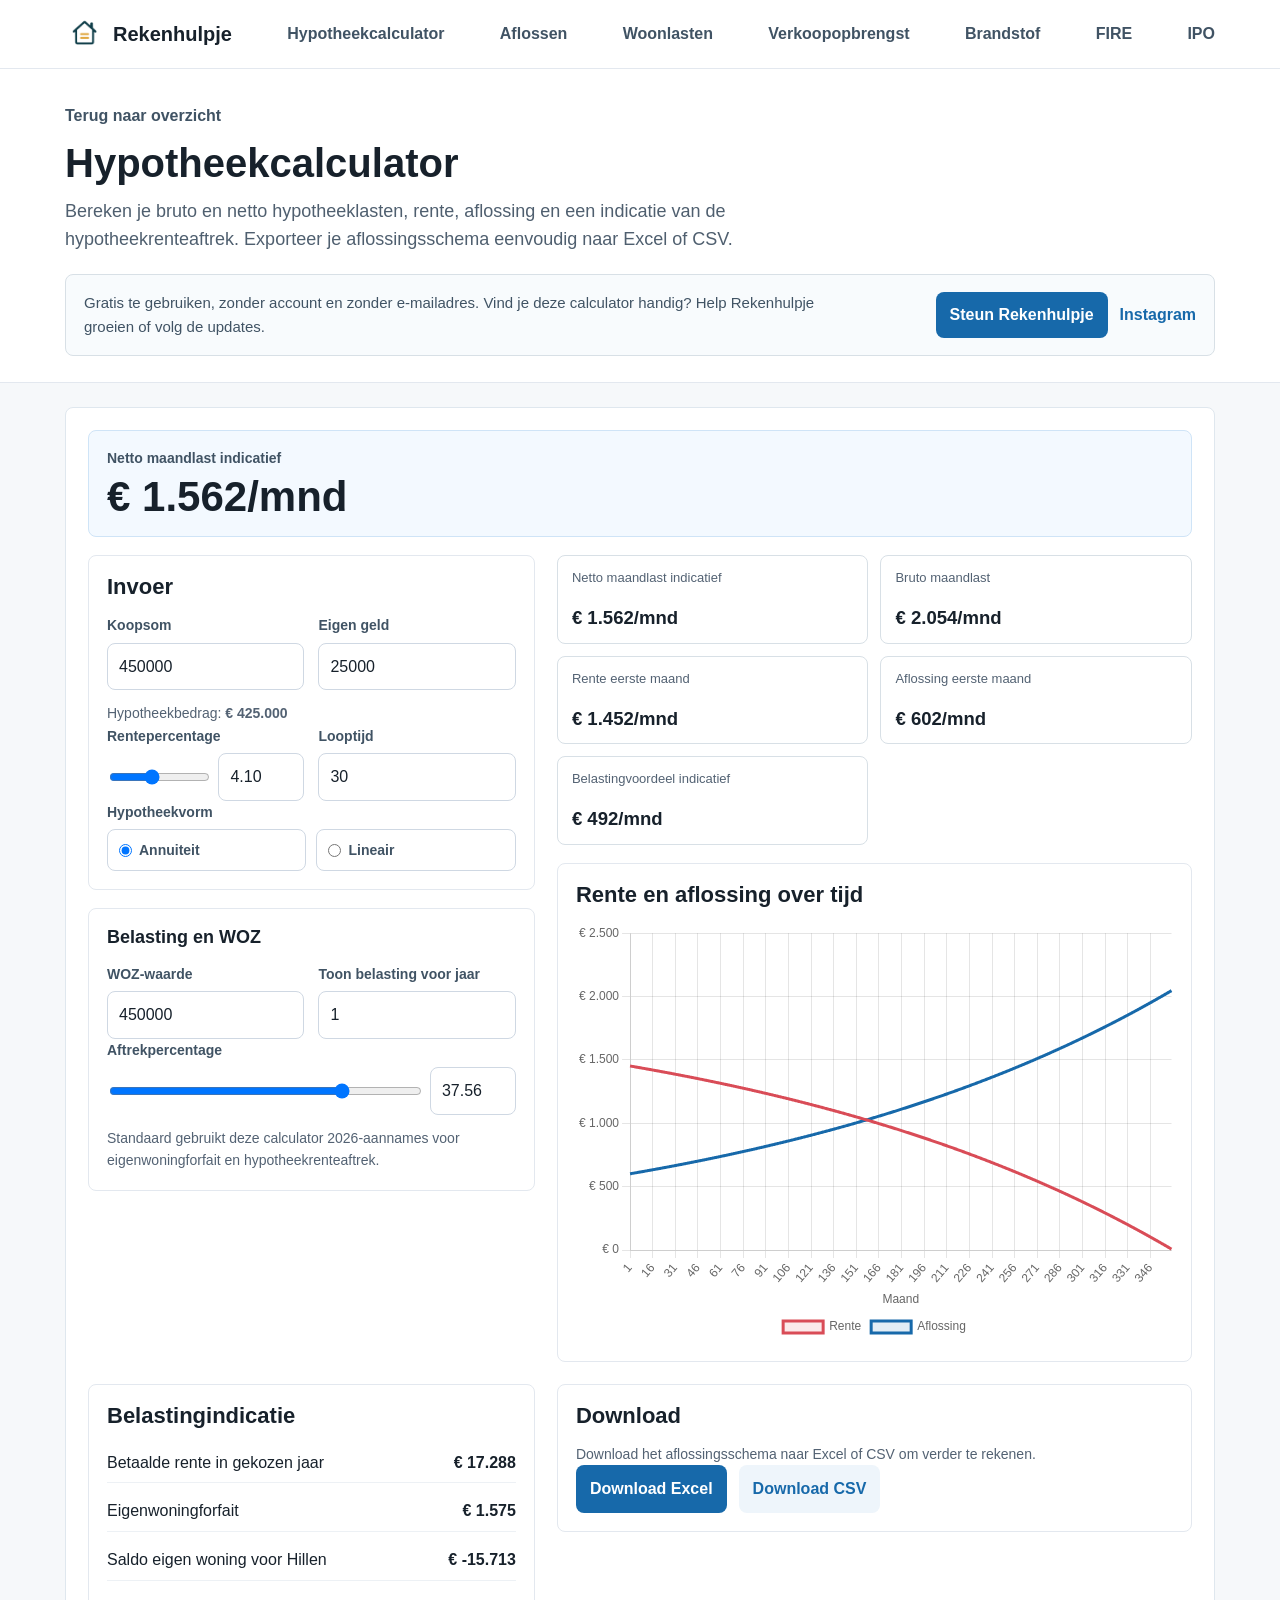
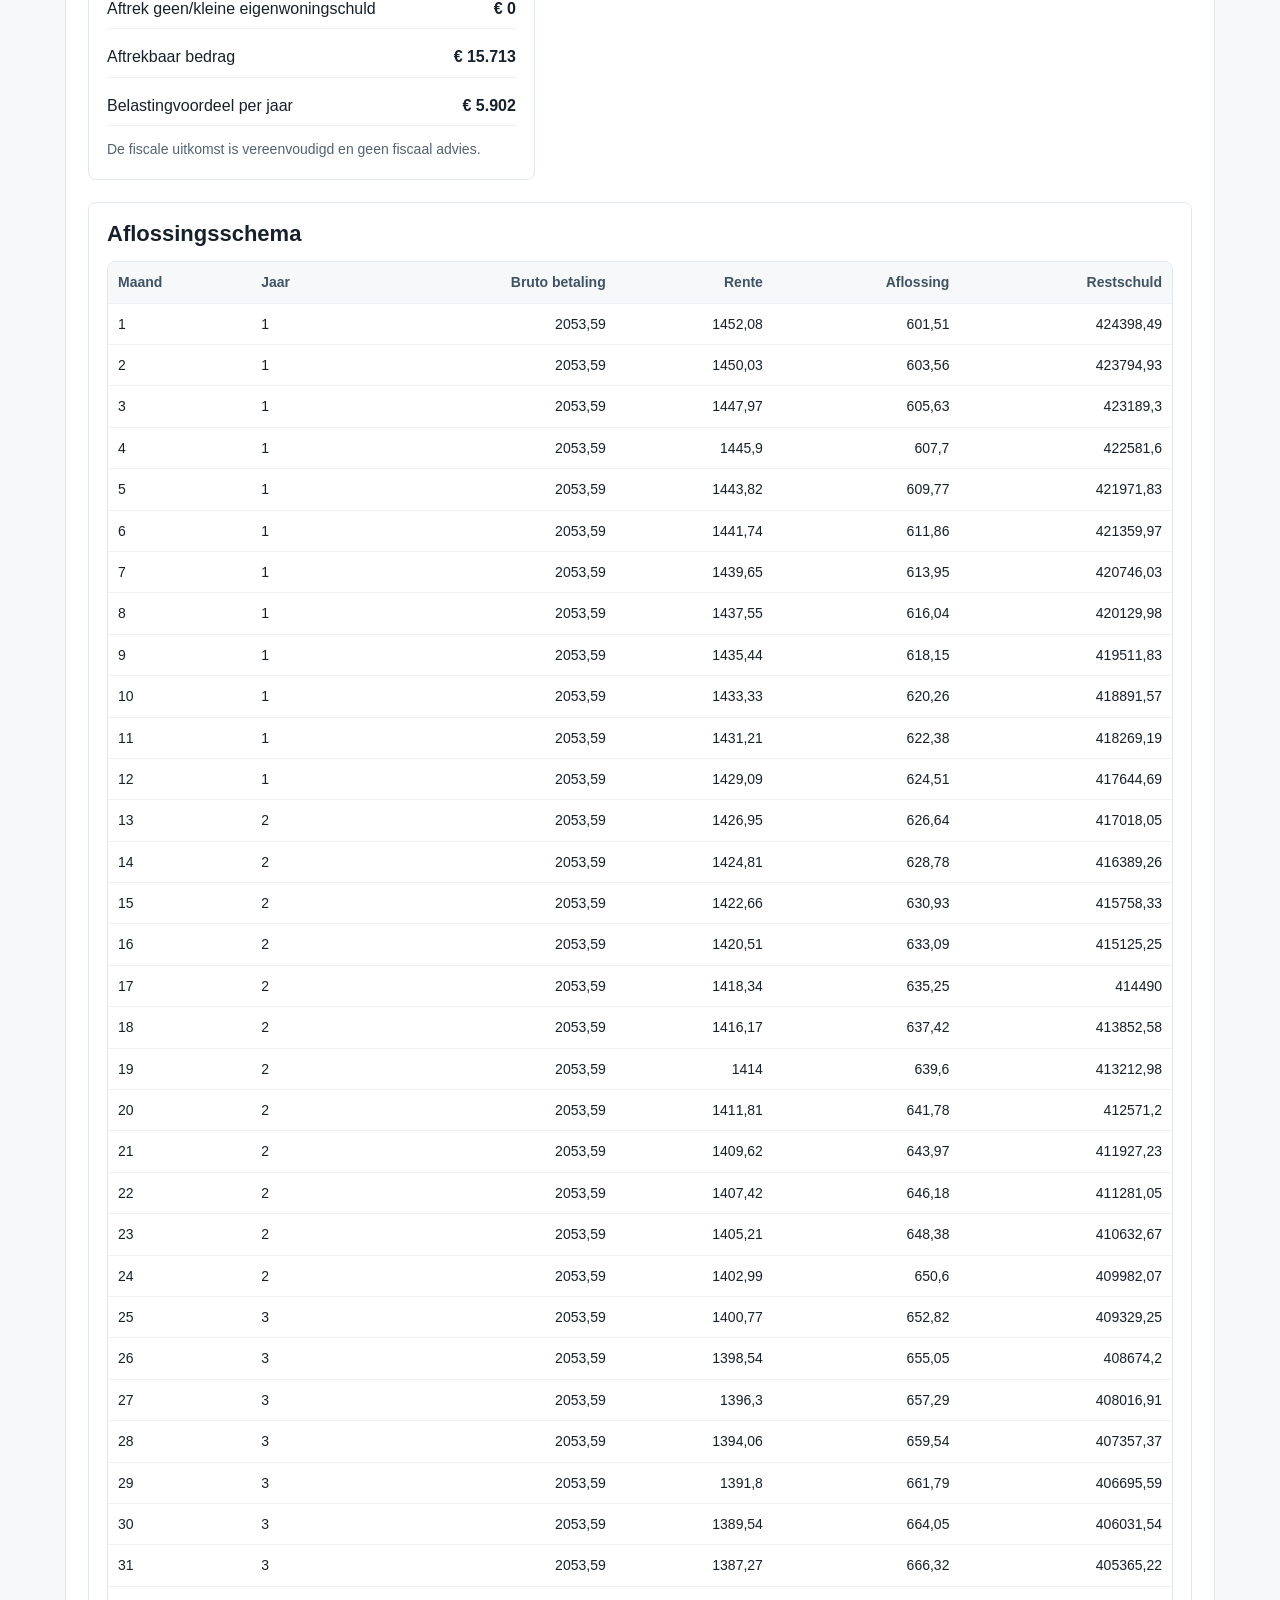
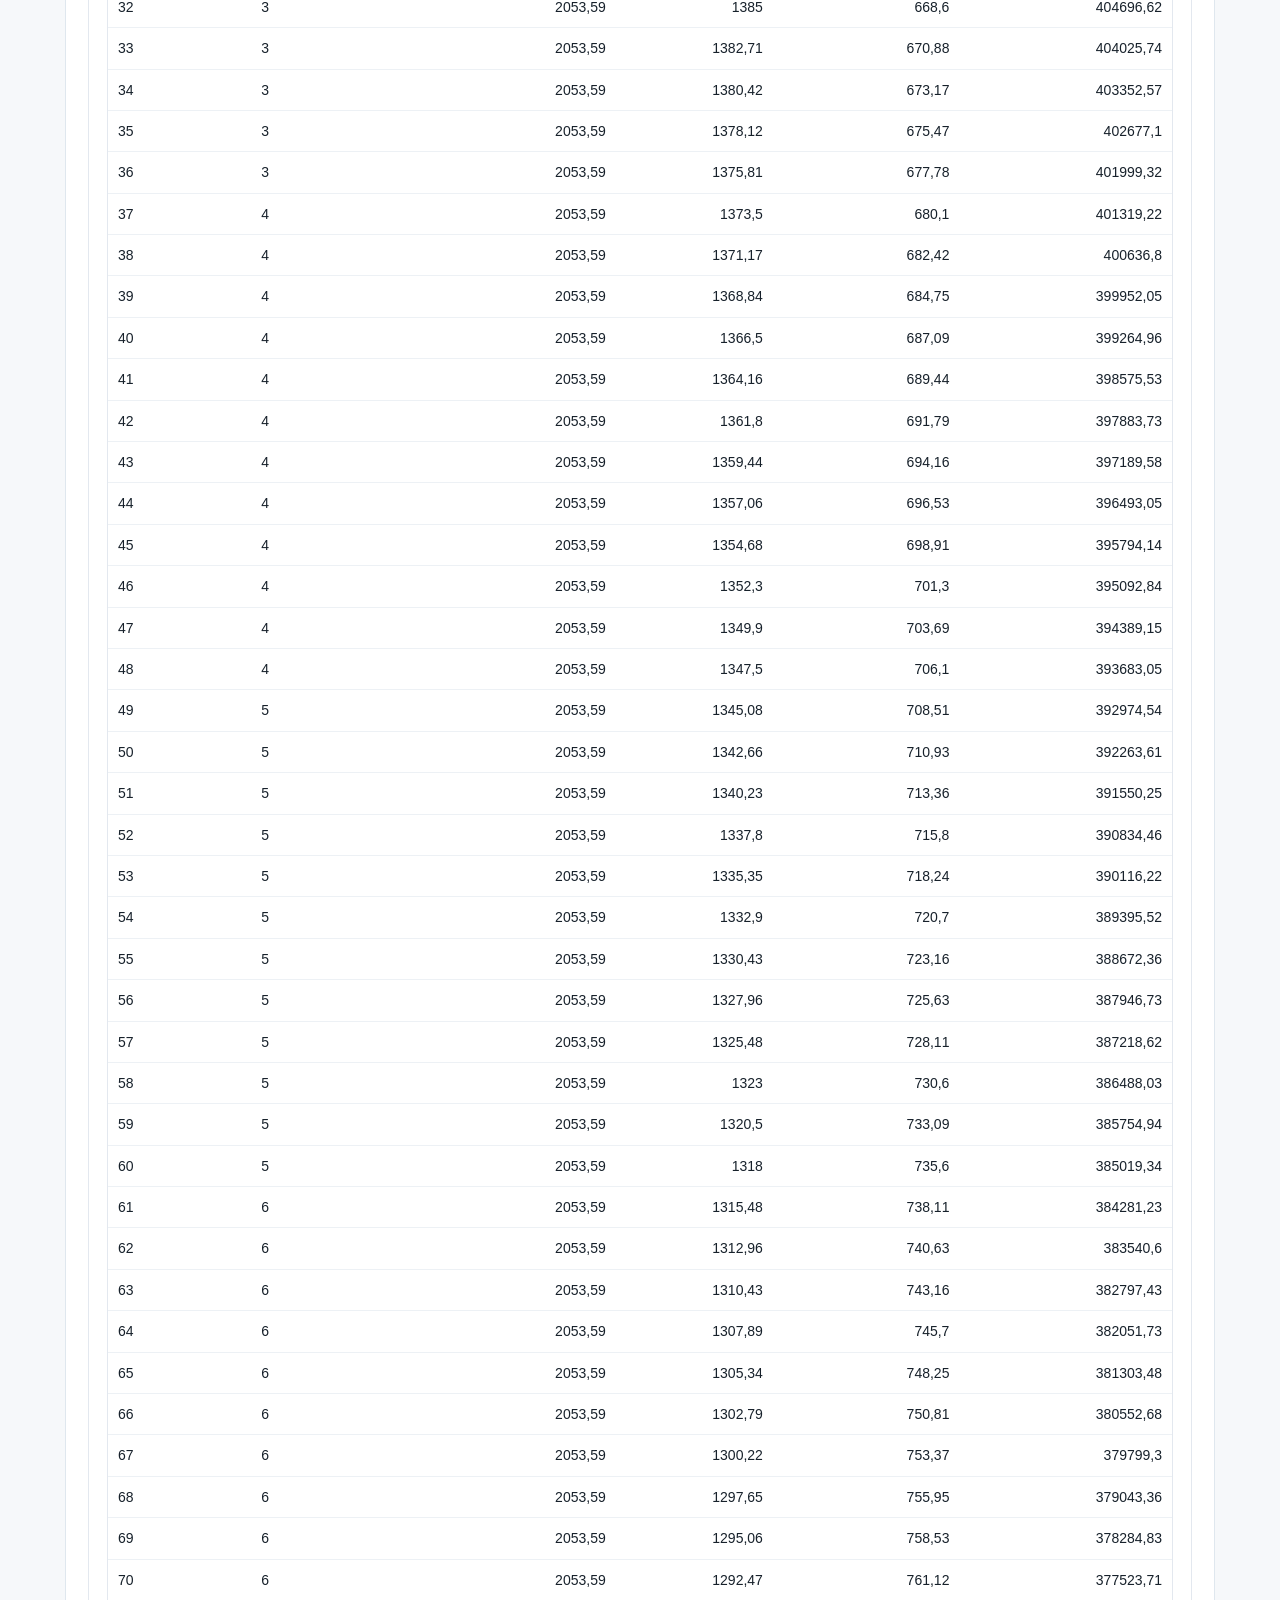
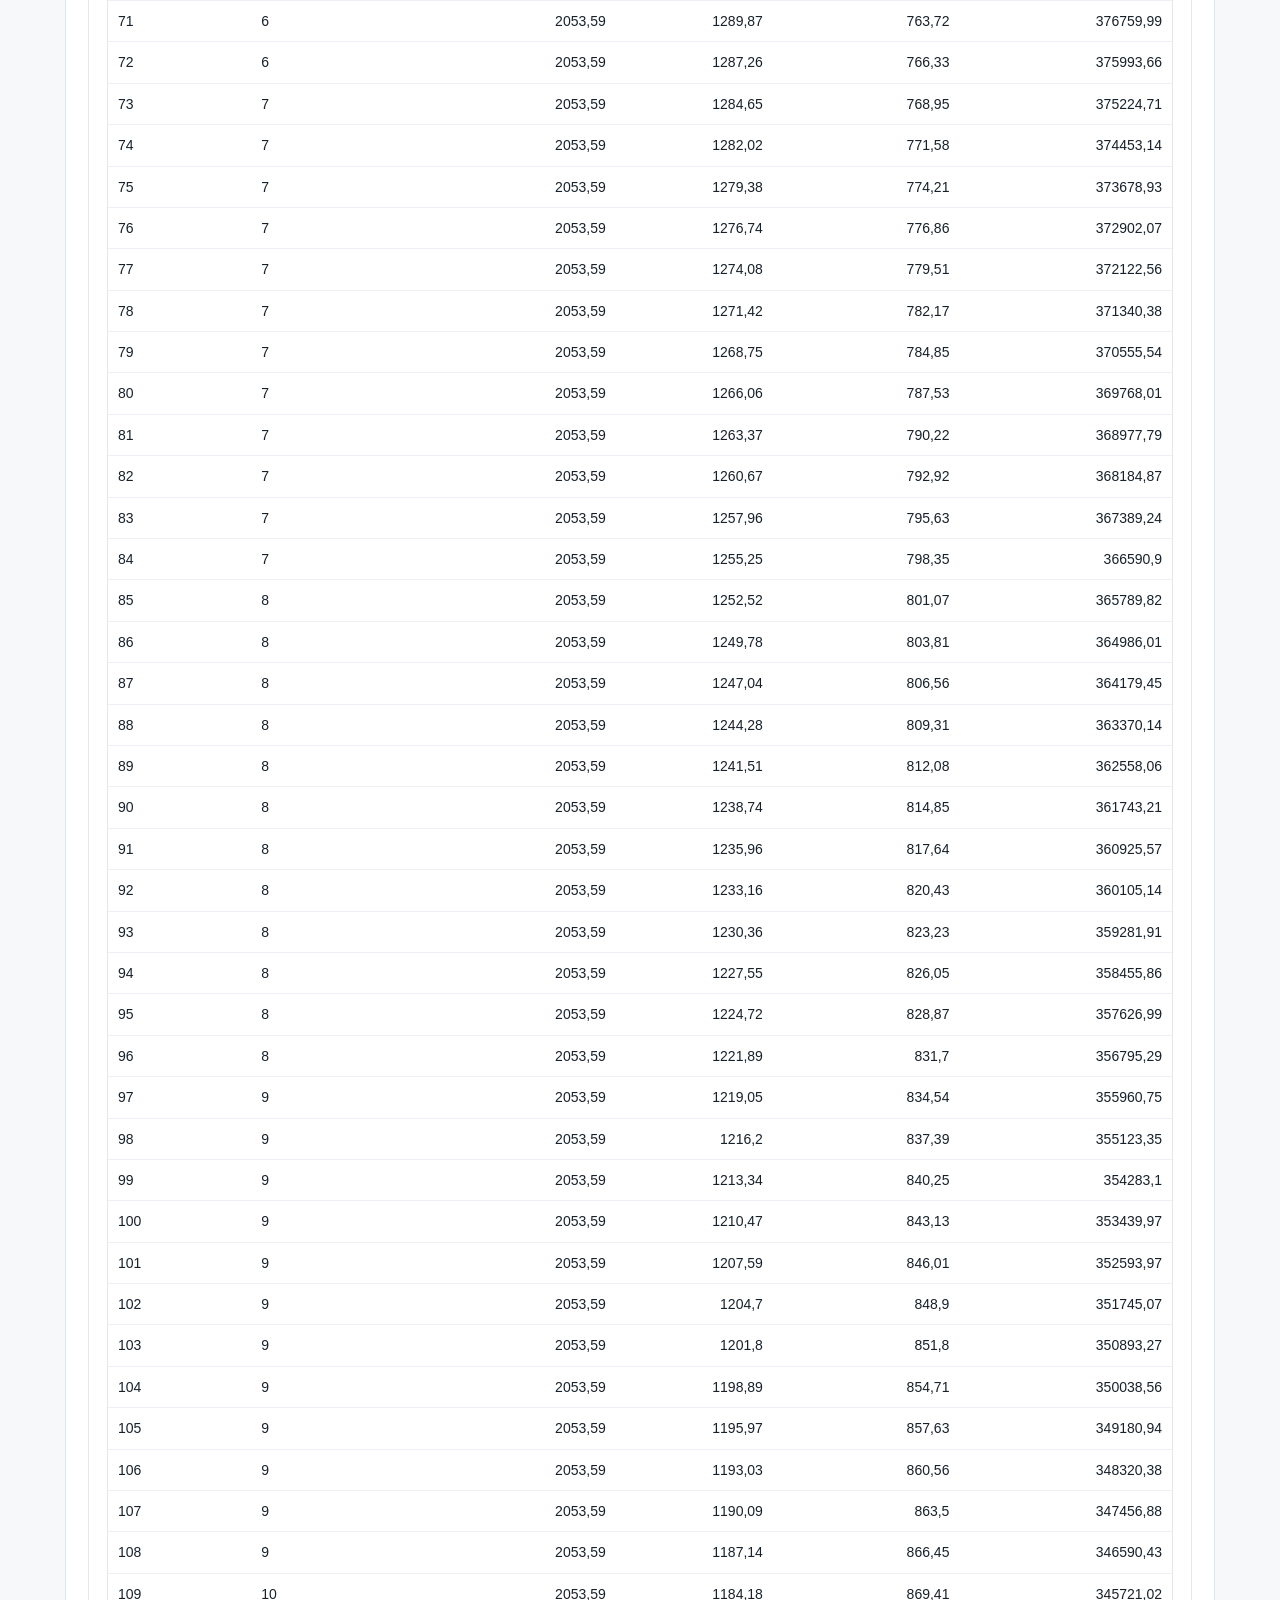
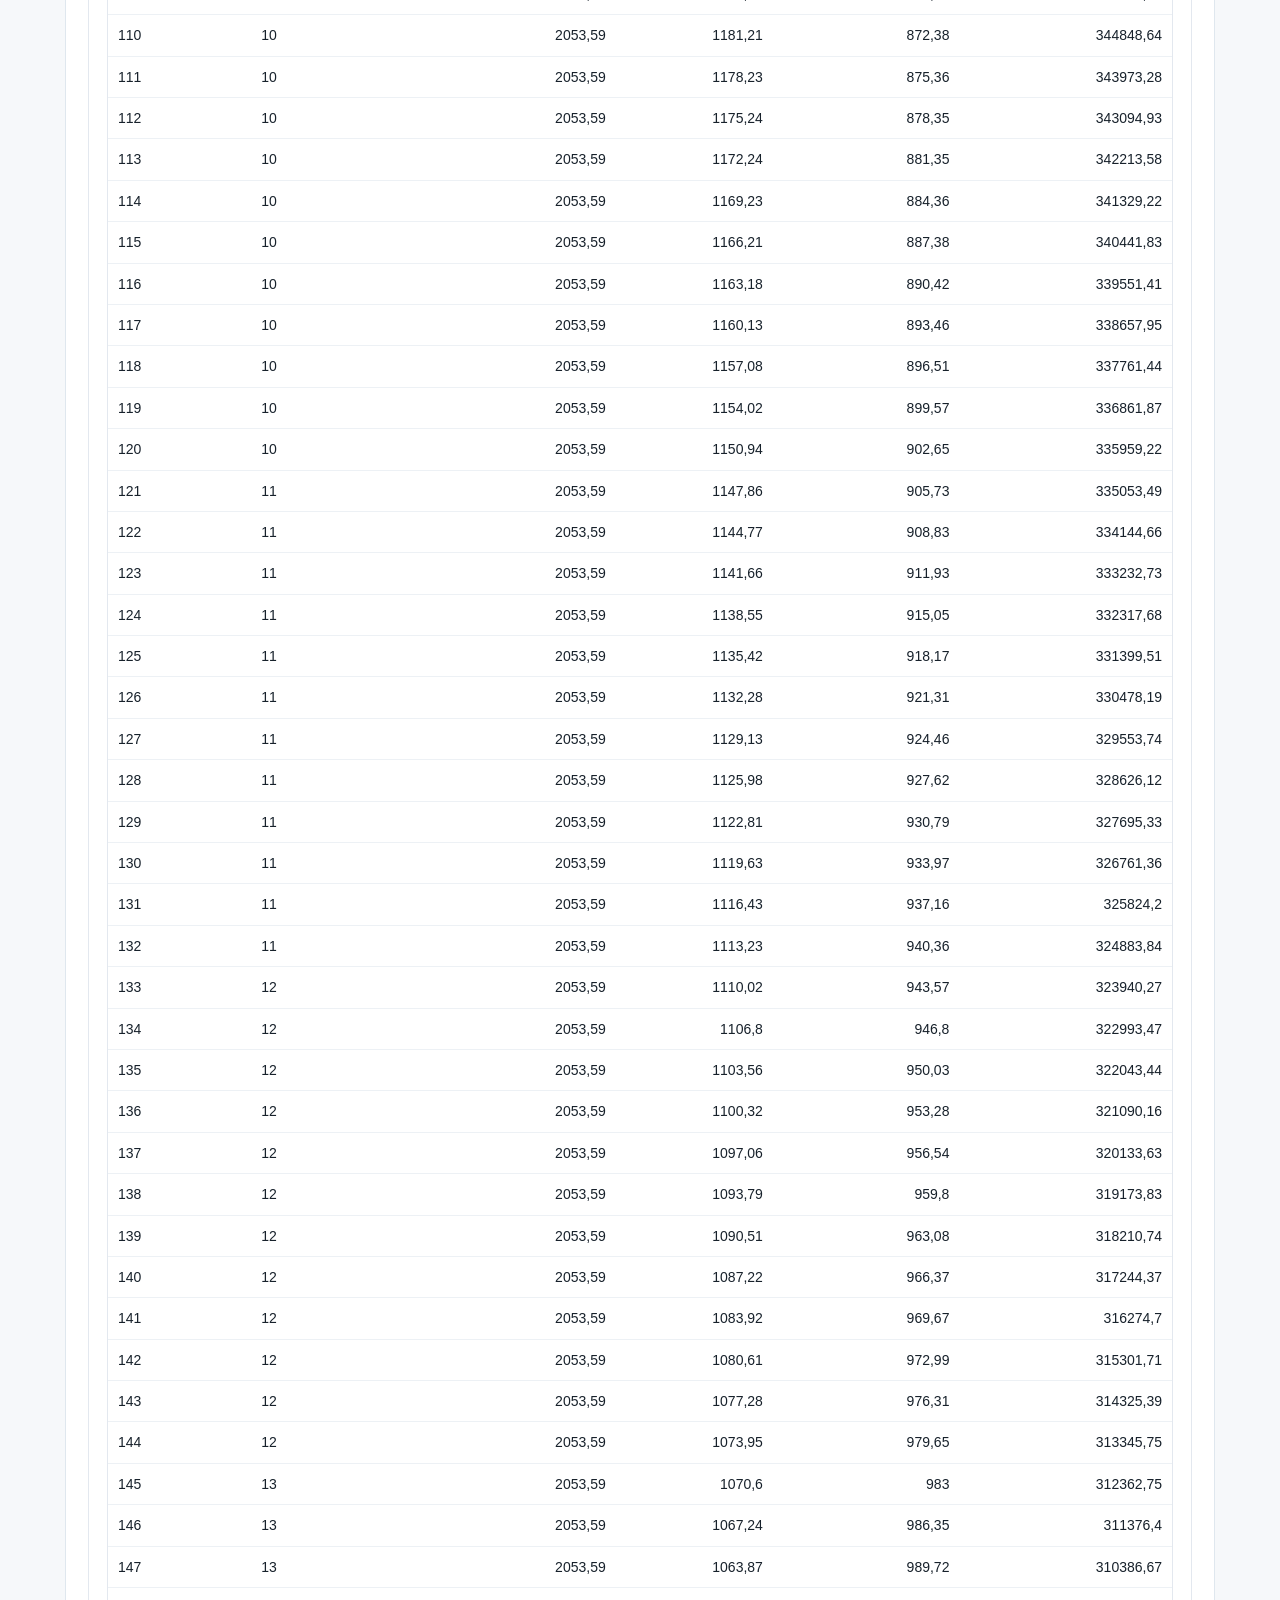
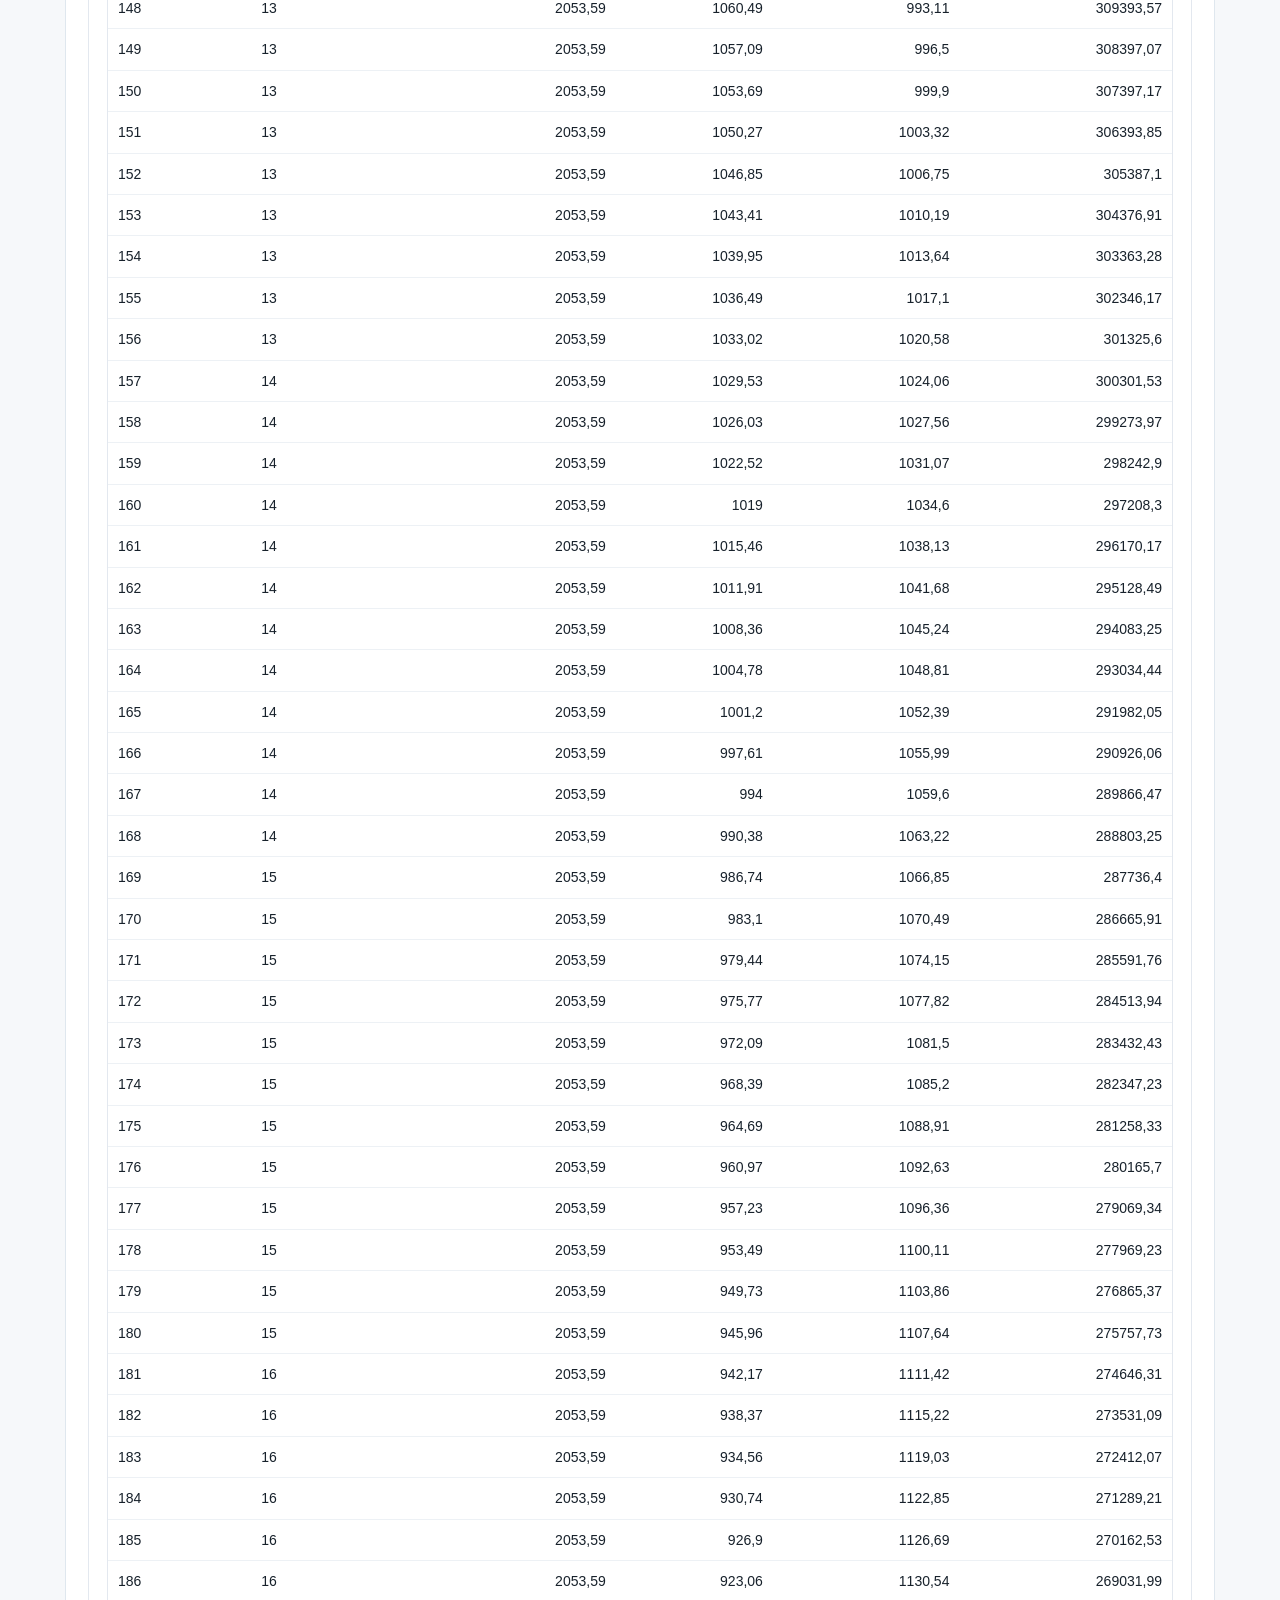
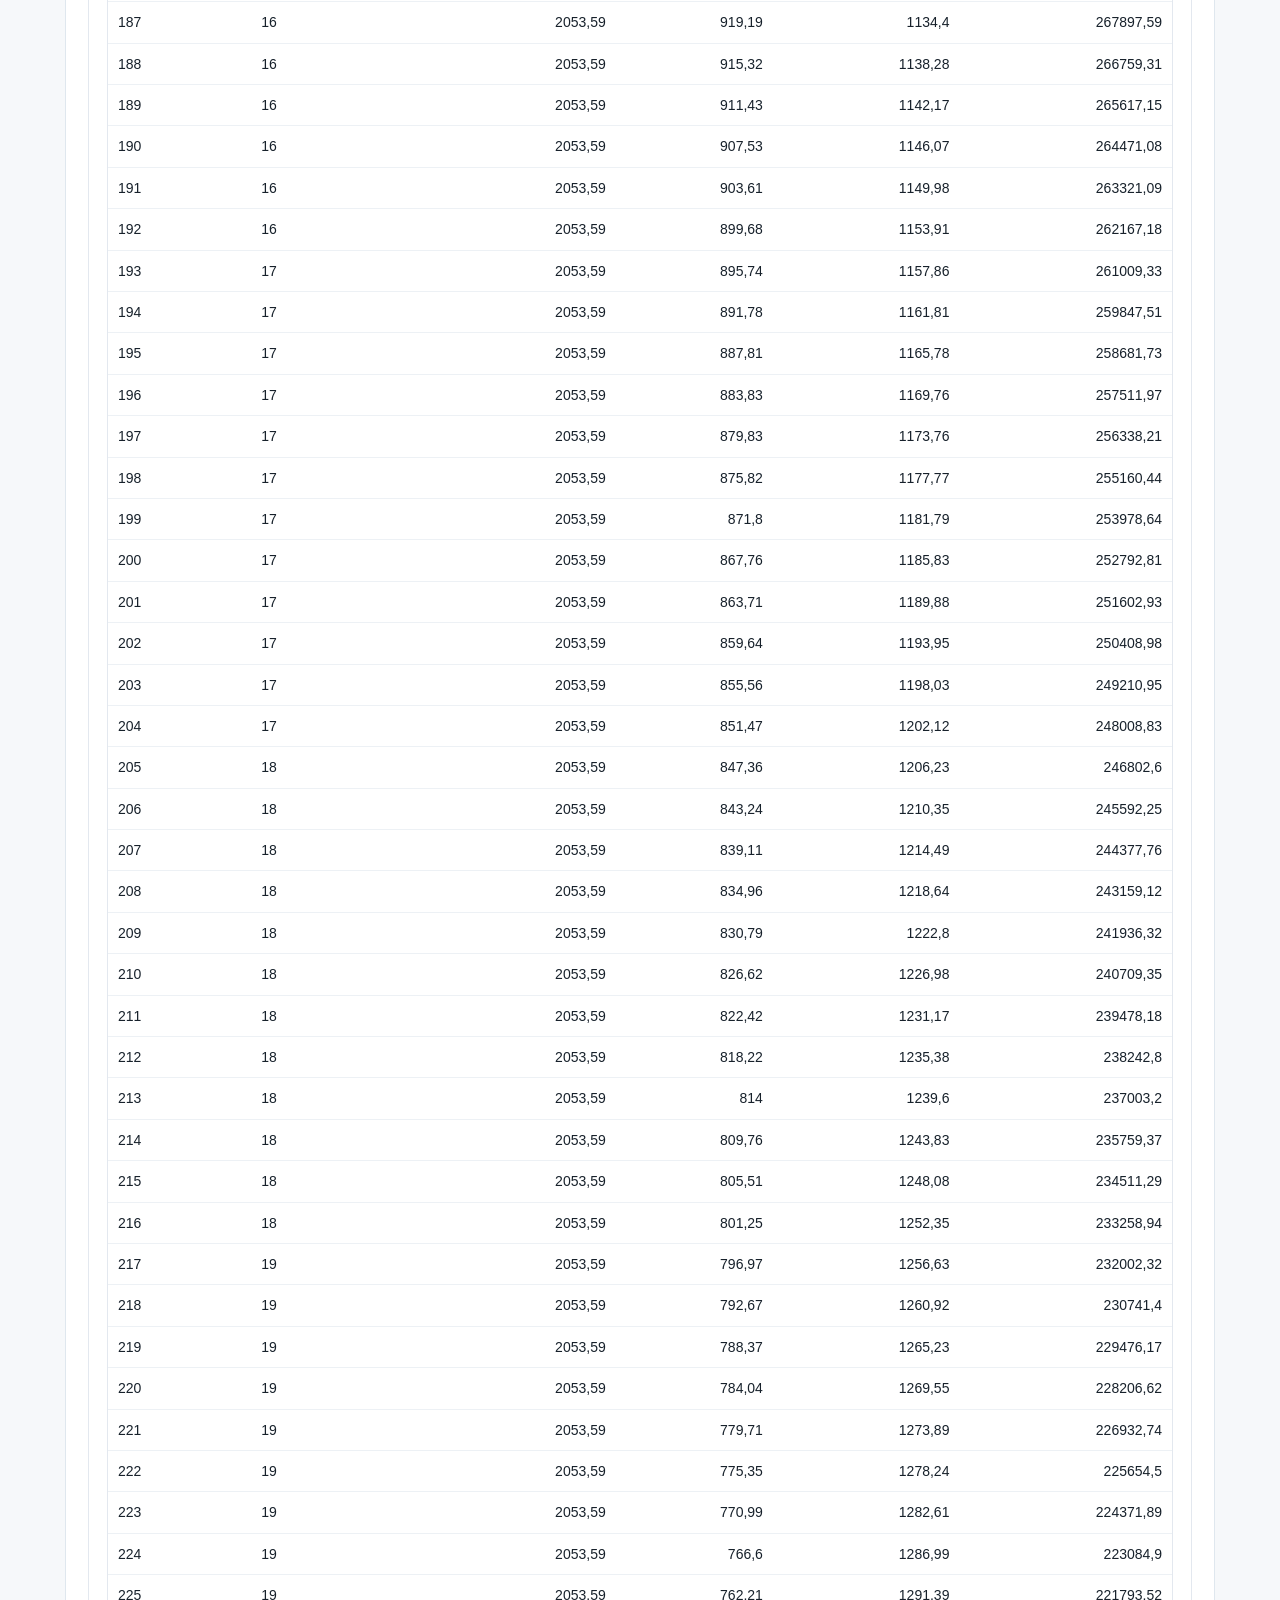
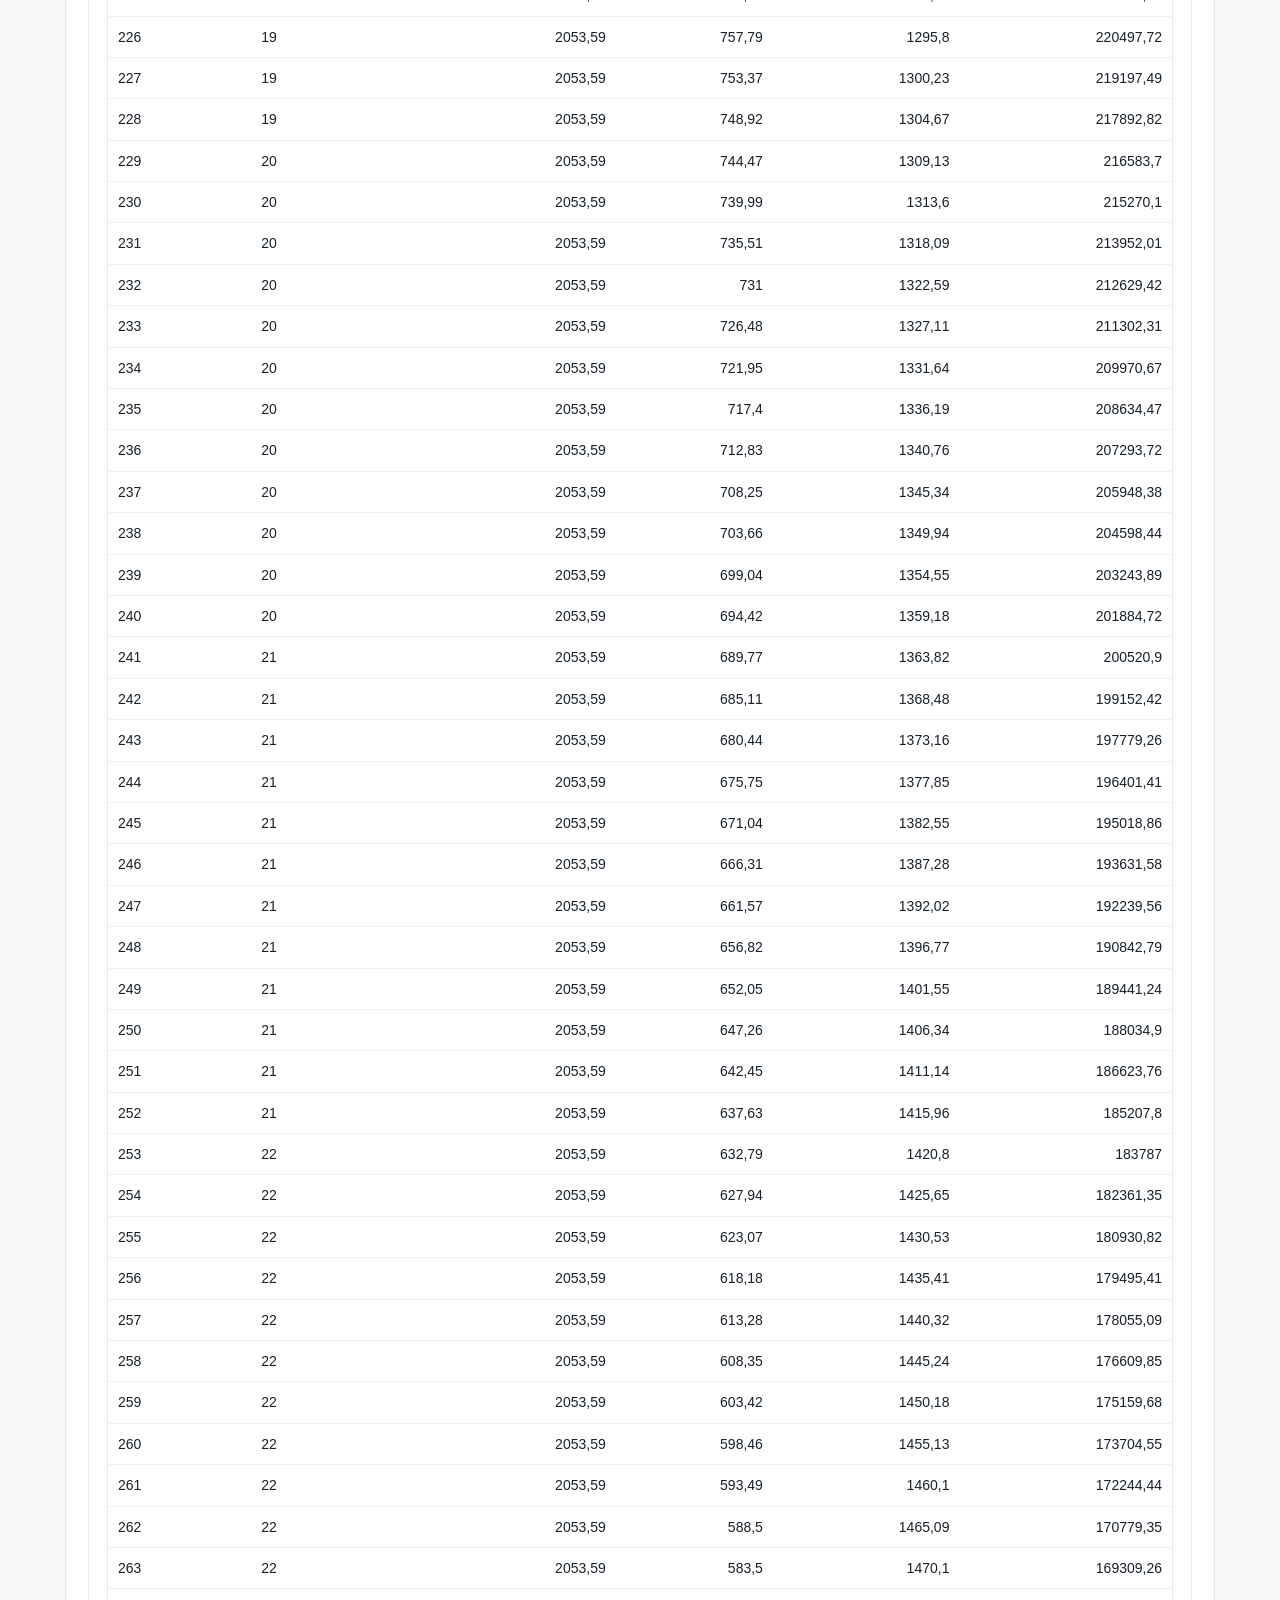
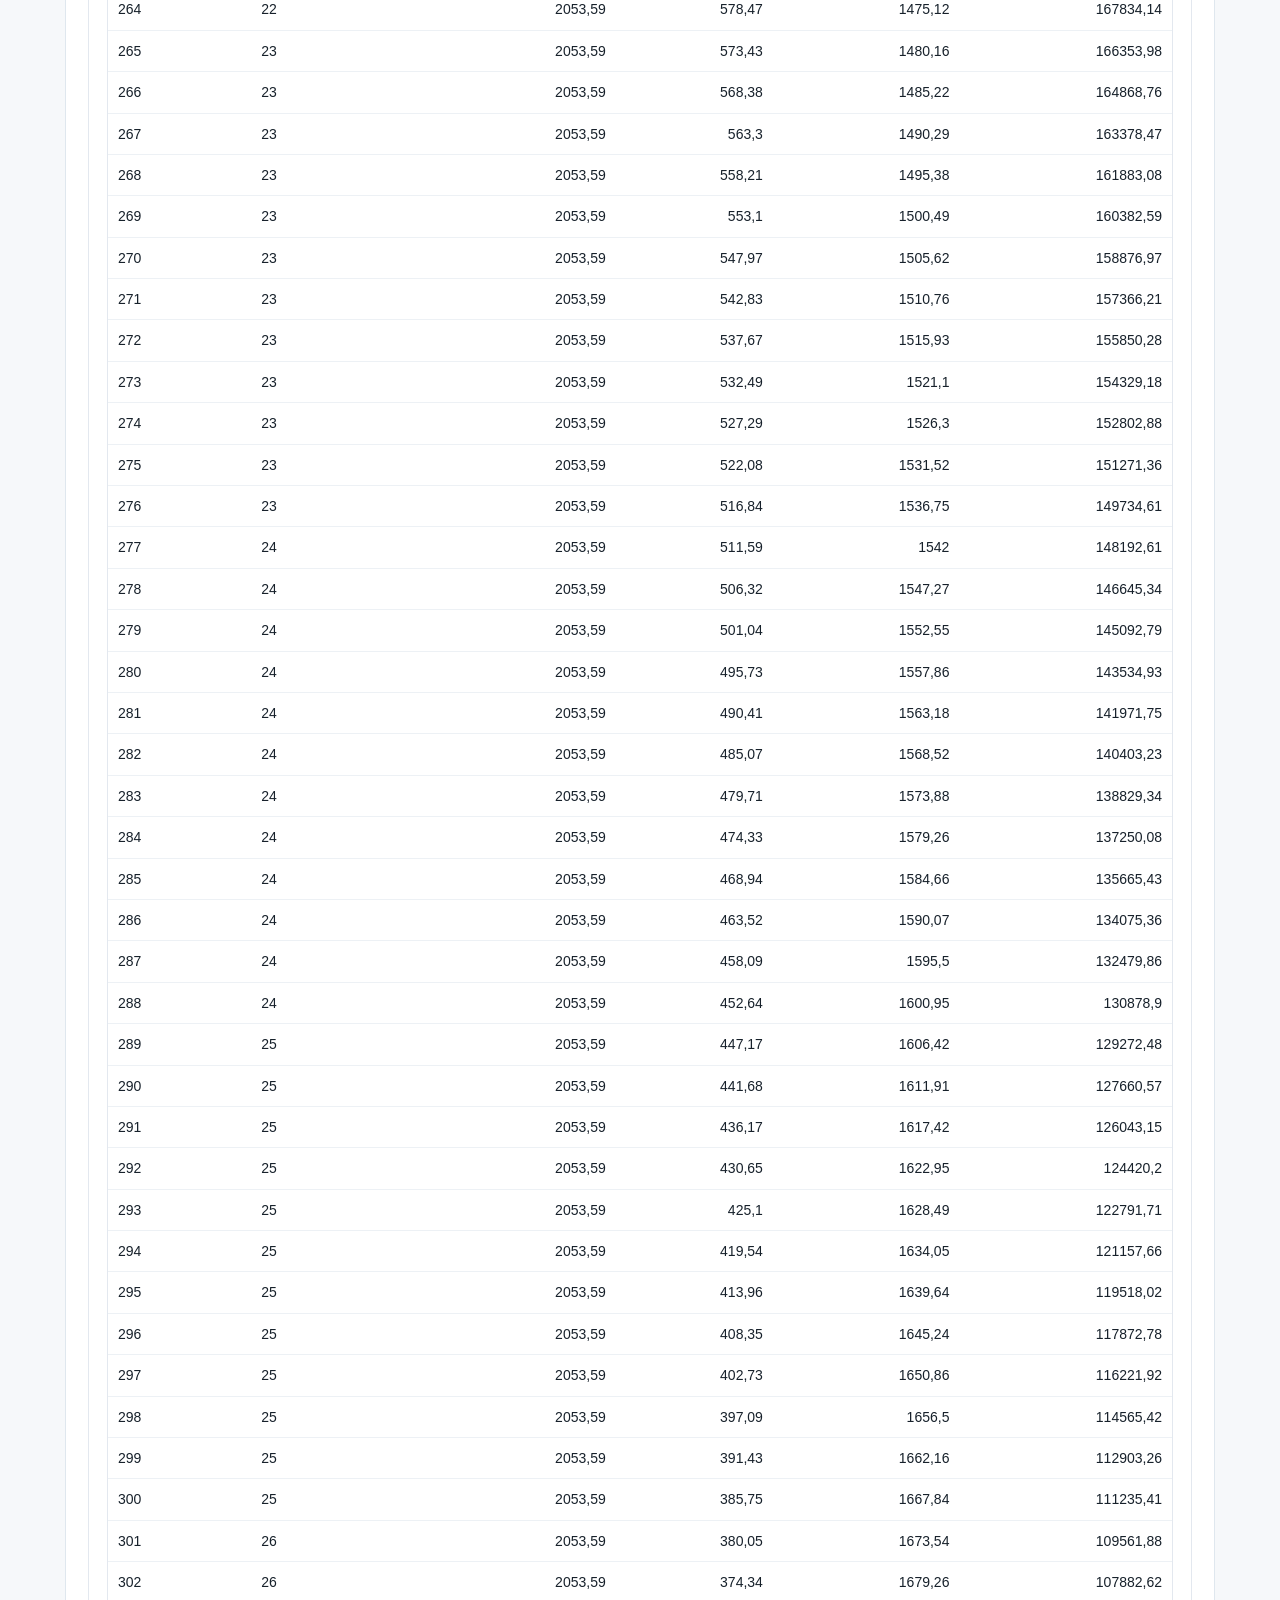
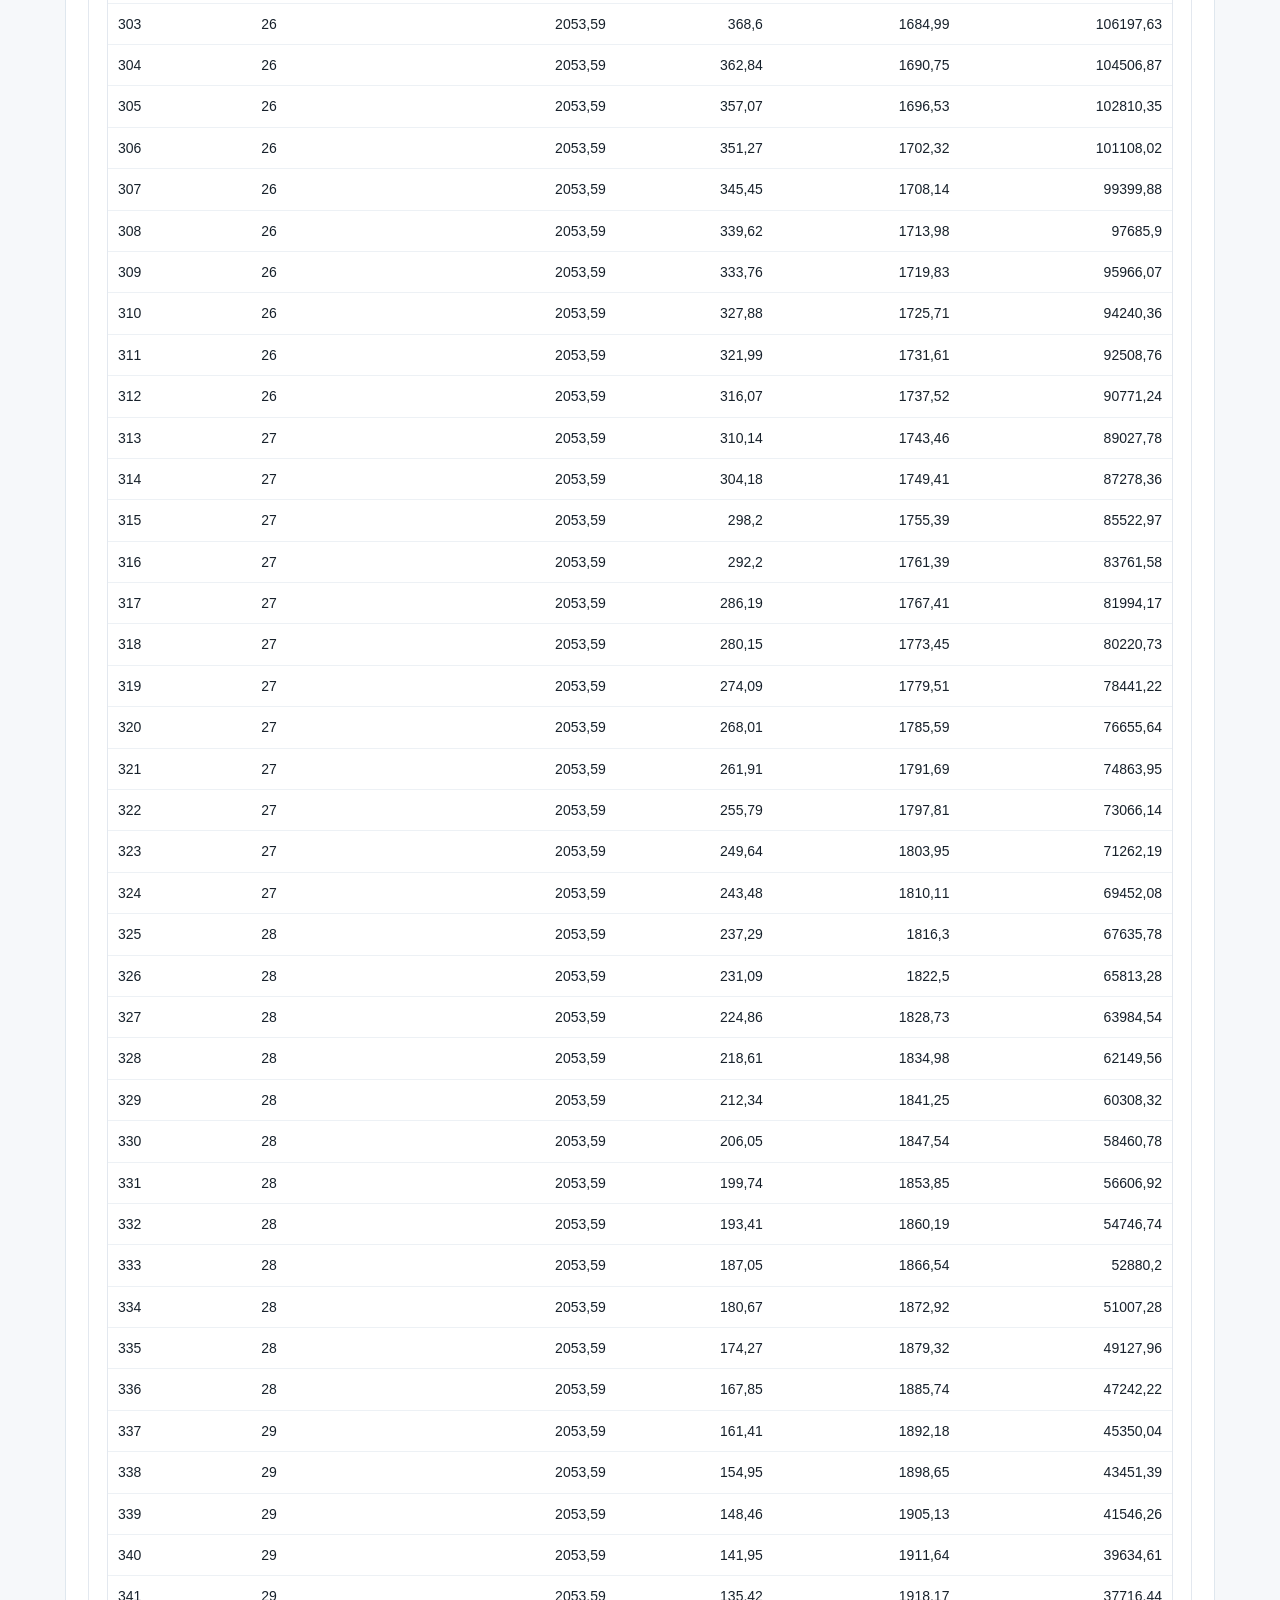
<file: hypotheekcalculator.html>
<!doctype html>
<html lang="nl">
<head>
  <meta charset="utf-8">
  <meta name="viewport" content="width=device-width, initial-scale=1">
  <title>Hypotheekcalculator - Bruto naar netto maandlast berekenen</title>
  <meta name="description" content="Bereken bruto en netto hypotheeklasten, rente, aflossing en indicatieve hypotheekrenteaftrek. Exporteer je aflossingsschema eenvoudig naar Excel of CSV.">
  <script async src="https://www.googletagmanager.com/gtag/js?id=G-1XSE89ZZVS"></script>
  <script>
    window.dataLayer = window.dataLayer || [];
    function gtag(){dataLayer.push(arguments);}
    gtag('js', new Date());
    gtag('config', 'G-1XSE89ZZVS');
  </script>
  <link rel="canonical" href="https://rekenhulpje.nl/hypotheekcalculator.html">
  <link rel="stylesheet" href="/assets/calculators.css?v=20260611c">
  <meta property="og:type" content="website">
  <meta property="og:site_name" content="Rekenhulpje">
  <meta property="og:title" content="Hypotheekcalculator - Rekenhulpje">
  <meta property="og:description" content="Bereken bruto en netto hypotheeklasten, rente, aflossing en exporteer je aflossingsschema naar Excel of CSV.">
  <meta property="og:url" content="https://rekenhulpje.nl/hypotheekcalculator.html">
  <meta property="og:image" content="https://rekenhulpje.nl/assets/rekenhulpje-social.png">
  <meta property="og:image:alt" content="Rekenhulpje hypotheekcalculator zonder account">
  <meta property="og:image:width" content="1200">
  <meta property="og:image:height" content="630">
  <meta name="twitter:card" content="summary_large_image">
  <meta name="twitter:title" content="Hypotheekcalculator - Rekenhulpje">
  <meta name="twitter:description" content="Bereken hypotheeklasten en exporteer je aflossingsschema naar Excel of CSV.">
  <meta name="twitter:image" content="https://rekenhulpje.nl/assets/rekenhulpje-social.png">
  <script type="application/ld+json">
  {
    "@context": "https://schema.org",
    "@type": "WebApplication",
    "name": "Hypotheekcalculator",
    "url": "https://rekenhulpje.nl/hypotheekcalculator.html",
    "applicationCategory": "FinanceApplication",
    "operatingSystem": "Web",
    "inLanguage": "nl-NL",
    "description": "Calculator voor hypotheeklasten, rente, aflossing, indicatieve hypotheekrenteaftrek en aflossingsschema export.",
    "offers": {
      "@type": "Offer",
      "price": "0",
      "priceCurrency": "EUR"
    },
    "publisher": {
      "@type": "Organization",
      "name": "Rekenhulpje",
      "url": "https://rekenhulpje.nl/"
    }
  }
  </script>
  <style>
    body {
      margin: 0;
      font-family: Arial, sans-serif;
      color: #17212b;
      background: #f6f8fa;
      line-height: 1.6;
    }

    header {
      background: #ffffff;
      border-bottom: 1px solid #e3e8ef;
    }

    .wrap {
      max-width: 1150px;
      margin: 0 auto;
      padding: 0 24px;
    }

    nav {
      height: 68px;
      display: flex;
      align-items: center;
      justify-content: space-between;
      gap: 18px;
    }

    .brand {
      display: inline-flex;
      align-items: center;
      gap: 10px;
      font-size: 20px;
      font-weight: 800;
      text-decoration: none;
      color: #17212b;
    }

    .brand img {
      width: 38px;
      height: 38px;
      object-fit: contain;
      display: block;
      vertical-align: middle;
    }

    .nav-link,
    .back-link {
      color: #405364;
      text-decoration: none;
      font-weight: 700;
    }

    .nav-link:hover,
    .back-link:hover {
      color: #1769aa;
    }

    .page-intro {
      background: #ffffff;
      padding: 34px 0 26px;
      border-bottom: 1px solid #e3e8ef;
    }

    .page-intro h1 {
      max-width: 780px;
      margin: 12px 0 12px;
      font-size: 40px;
      line-height: 1.1;
      letter-spacing: 0;
    }

    .page-intro p {
      max-width: 760px;
      margin: 0;
      font-size: 18px;
      color: #4f5f6f;
    }

    .calculator-section {
      padding: 24px 0 36px;
    }

    .support-card {
      margin-top: 20px;
      border: 1px solid #d8e0e6;
      border-radius: 8px;
      background: #f8fbfd;
      padding: 16px 18px;
      display: flex;
      align-items: center;
      justify-content: space-between;
      gap: 16px;
      flex-wrap: wrap;
    }

    .support-card p {
      margin: 0;
      color: #405364;
      font-size: 15px;
    }

    .support-actions {
      display: inline-flex;
      align-items: center;
      gap: 12px;
      flex-wrap: wrap;
    }

    .support-button {
      display: inline-block;
      padding: 10px 14px;
      border-radius: 8px;
      background: #1769aa;
      color: #ffffff;
      font-weight: 700;
      text-decoration: none;
    }

    .support-secondary {
      color: #1769aa;
      font-weight: 700;
      text-decoration: none;
    }

    .content-section {
      padding: 12px 0 48px;
    }

    .content-section h2 {
      margin-top: 0;
    }

    .content-section p {
      max-width: 760px;
      color: #536273;
    }

    .info-grid {
      display: grid;
      grid-template-columns: repeat(auto-fit, minmax(260px, 1fr));
      gap: 18px;
      margin: 22px 0 34px;
    }

    .info-card {
      background: #ffffff;
      border: 1px solid #e3e8ef;
      border-radius: 8px;
      padding: 20px;
    }

    .info-card h3 {
      margin: 0 0 8px;
      font-size: 20px;
    }

    .info-card p {
      margin: 0;
    }

    .faq {
      max-width: 820px;
    }

    .faq h3 {
      margin: 24px 0 6px;
      font-size: 20px;
    }

    .related-link {
      display: inline-block;
      margin-top: 16px;
      color: #1769aa;
      font-weight: 700;
      text-decoration: none;
    }

    footer {
      padding: 28px 0;
      color: #657586;
      font-size: 14px;
      border-top: 1px solid #e3e8ef;
      background: #ffffff;
    }

    .footer-content {
      display: flex;
      align-items: center;
      justify-content: space-between;
      gap: 16px;
      flex-wrap: wrap;
    }

    .support-link {
      color: #1769aa;
      font-weight: 700;
      text-decoration: none;
    }

    .support-link:hover {
      text-decoration: underline;
    }

    .footer-links {
      display: inline-flex;
      align-items: center;
      gap: 14px;
      flex-wrap: wrap;
    }

    .footer-tools {
      margin-bottom: 18px;
      display: flex;
      gap: 14px;
      flex-wrap: wrap;
    }

    .footer-tools a {
      color: #1769aa;
      font-weight: 700;
      text-decoration: none;
    }

    .footer-tools a:hover {
      text-decoration: underline;
    }

    @media (max-width: 700px) {
      .wrap {
        padding: 0 16px;
      }

      nav {
        height: auto;
        min-height: 62px;
        flex-wrap: wrap;
        padding: 10px 0;
      }

      .brand {
        font-size: 18px;
      }

      .nav-link {
        font-size: 14px;
      }

      .page-intro {
        padding: 26px 0 20px;
      }

      .page-intro h1 {
        font-size: 31px;
      }

      .page-intro p {
        font-size: 16px;
      }

      .calculator-section {
        padding-top: 16px;
      }

    }
  </style>
</head>
<body>
  <header>
    <div class="wrap">
      <nav>
        <a class="brand" href="/">
          <img src="/assets/logo.png" alt="Rekenhulpje logo" width="38" height="38">
          <span>Rekenhulpje</span>
        </a>
        <a class="nav-link" href="/hypotheekcalculator.html">Hypotheekcalculator</a>
        <a class="nav-link" href="/extra-aflossen-hypotheek-berekenen.html">Aflossen</a>
        <a class="nav-link" href="/woonlastencalculator.html">Woonlasten</a>
        <a class="nav-link" href="/verkoopopbrengst-calculator.html">Verkoopopbrengst</a>
        <a class="nav-link" href="/brandstofkosten-calculator.html">Brandstof</a>
        <a class="nav-link" href="/fire-calculator.html">FIRE</a>
        <a class="nav-link" href="/ipo-rendement-calculator.html">IPO</a>
      </nav>
    </div>
  </header>

  <main>
    <section class="page-intro">
      <div class="wrap">
        <a class="back-link" href="/">Terug naar overzicht</a>
        <h1>Hypotheekcalculator</h1>
        <p>
          Bereken je bruto en netto hypotheeklasten, rente, aflossing en een indicatie van de
          hypotheekrenteaftrek. Exporteer je aflossingsschema eenvoudig naar Excel of CSV.
        </p>
        <div class="support-card">
          <p>Gratis te gebruiken, zonder account en zonder e-mailadres. Vind je deze calculator handig? Help Rekenhulpje groeien of volg de updates.</p>
          <span class="support-actions">
            <a class="support-button" href="https://ko-fi.com/rekenhulpje" target="_blank" rel="noopener">Steun Rekenhulpje</a>
            <a class="support-secondary" href="https://www.instagram.com/rekenhulpje.nl/" target="_blank" rel="noopener">Instagram</a>
          </span>
        </div>
      </div>
    </section>

    <section class="calculator-section">
      <div class="wrap">
        <div class="native-calculator" id="hypotheek-native-calculator">
          <section class="result-banner">
            <span>Netto maandlast indicatief</span>
            <strong id="mortgage-primary-result">€ 0/mnd</strong>
          </section>
          <div class="calculator-grid">
            <div class="calculator-stack">
              <section class="calculator-card">
                <h2>Invoer</h2>
                <div class="field-grid">
                  <div class="field">
                    <label for="mortgage-purchase-price">Koopsom</label>
                    <input id="mortgage-purchase-price" type="number" min="0" step="5000" value="450000">
                  </div>
                  <div class="field">
                    <label for="mortgage-own-funds">Eigen geld</label>
                    <input id="mortgage-own-funds" type="number" min="0" step="5000" value="25000">
                  </div>
                </div>
                <p class="native-note">Hypotheekbedrag: <strong id="mortgage-amount-label">€ 425.000</strong></p>
                <div class="field-grid">
                  <div class="field">
                    <label for="mortgage-interest-rate">Rentepercentage</label>
                    <div class="range-row">
                      <input id="mortgage-interest-range" type="range" min="0" max="10" step="0.01" value="4.10">
                      <input id="mortgage-interest-rate" type="number" min="0" max="10" step="0.01" value="4.10">
                    </div>
                  </div>
                  <div class="field">
                    <label for="mortgage-term-years">Looptijd</label>
                    <input id="mortgage-term-years" type="number" min="5" max="30" step="1" value="30">
                  </div>
                </div>
                <div class="field">
                  <span class="radio-label">Hypotheekvorm</span>
                  <div class="radio-group">
                    <label><input type="radio" name="mortgage-type" value="Annuiteit" checked> Annuiteit</label>
                    <label><input type="radio" name="mortgage-type" value="Lineair"> Lineair</label>
                  </div>
                </div>
              </section>

              <section class="calculator-card">
                <h3>Belasting en WOZ</h3>
                <div class="field-grid">
                  <div class="field">
                    <label for="mortgage-woz-value">WOZ-waarde</label>
                    <input id="mortgage-woz-value" type="number" min="0" step="5000" value="450000">
                  </div>
                  <div class="field">
                    <label for="mortgage-tax-year">Toon belasting voor jaar</label>
                    <input id="mortgage-tax-year" type="number" min="1" max="30" step="1" value="1">
                  </div>
                </div>
                <div class="field">
                  <label for="mortgage-deduction-rate">Aftrekpercentage</label>
                  <div class="range-row">
                    <input id="mortgage-deduction-range" type="range" min="0" max="49.5" step="0.01" value="37.56">
                    <input id="mortgage-deduction-rate" type="number" min="0" max="49.5" step="0.01" value="37.56">
                  </div>
                </div>
                <p class="native-note">Standaard gebruikt deze calculator 2026-aannames voor eigenwoningforfait en hypotheekrenteaftrek.</p>
              </section>
            </div>

            <div class="calculator-stack">
              <section class="metric-grid native" id="mortgage-metrics"></section>
              <section class="calculator-card chart-box">
                <h2>Rente en aflossing over tijd</h2>
                <canvas id="mortgage-payment-chart" height="320"></canvas>
              </section>
            </div>
          </div>

          <div class="calculator-grid" style="margin-top: 22px;">
            <section class="calculator-card">
              <h2>Belastingindicatie</h2>
              <div class="details-list" id="mortgage-tax-details"></div>
              <p class="native-note">De fiscale uitkomst is vereenvoudigd en geen fiscaal advies.</p>
            </section>

            <section class="calculator-card">
              <h2>Download</h2>
              <p class="native-note">Download het aflossingsschema naar Excel of CSV om verder te rekenen.</p>
              <div class="download-row">
                <button class="download-button" type="button" id="mortgage-excel-download">Download Excel</button>
                <button class="download-button secondary" type="button" id="mortgage-csv-download">Download CSV</button>
              </div>
            </section>
          </div>

          <section class="calculator-card" style="margin-top: 22px;">
            <h2>Aflossingsschema</h2>
            <div class="table-wrap" id="mortgage-schedule-table"></div>
          </section>
        </div>
      </div>
    </section>

    <section class="content-section">
      <div class="wrap">
        <h2>Hypotheeklasten berekenen</h2>
        <p>
          Met deze hypotheekcalculator bereken je een indicatie van je bruto maandlasten,
          rente, aflossing, eigenwoningforfait en hypotheekrenteaftrek. Je kunt kiezen tussen
          een annuiteitenhypotheek en een lineaire hypotheek, zodat je ziet hoe de maandlasten
          en restschuld zich ontwikkelen.
        </p>
        <h2>Bruto naar netto hypotheek berekenen</h2>
        <p>
          Veel mensen zoeken niet alleen naar de bruto hypotheeklast, maar vooral naar de netto
          maandlast. In deze calculator is de bruto maandlast het bedrag dat je volgens het
          aflossingsschema aan de bank betaalt. De netto hypotheeklast is hier indicatief berekend
          als bruto maandlast min het geschatte maandelijkse belastingvoordeel uit hypotheekrenteaftrek.
        </p>
        <p>
          Simpel gezegd: netto maandlast indicatief = bruto maandlast - indicatief belastingvoordeel.
          De uitkomst blijft een benadering, omdat je echte netto hypotheeklast afhangt van je inkomen,
          WOZ-waarde, aftrekpercentage, hypotheekvorm en persoonlijke fiscale situatie.
        </p>
        <h2>Aflossen berekenen</h2>
        <p>
          Wil je weten wat extra aflossen doet met je maandlast of restschuld? Gebruik dan de compacte
          extra-aflossen calculator. Daarmee vergelijk je je huidige hypotheek met een scenario waarin je
          eenmalig of maandelijks extra aflost.
        </p>
        <div class="info-grid">
          <article class="info-card">
            <h3>Bruto maandlast naar netto</h3>
            <p>
              Vul koopsom, eigen geld, rente en looptijd in. De calculator toont naast de bruto maandlast
              ook een indicatieve netto maandlast na hypotheekrenteaftrek.
            </p>
          </article>
          <article class="info-card">
            <h3>Aflossingsschema naar Excel of CSV</h3>
            <p>
              Gebruik de export om je aflossingsschema te bewaren, naast andere scenario's te leggen
              of verder te rekenen in Excel. Handig als je zoekt naar hypotheeklasten in Excel of een
              hypotheek aflossingsschema als CSV.
            </p>
          </article>
          <article class="info-card">
            <h3>Rente en aflossing per maand</h3>
            <p>
              De berekening splitst de maandlast op in rente en aflossing. Daardoor zie je welk deel
              naar de bankrente gaat en welk deel je hypotheekschuld verlaagt.
            </p>
          </article>
          <article class="info-card">
            <h3>Hypotheekrenteaftrek indicatief</h3>
            <p>
              De fiscale uitkomst is vereenvoudigd en bedoeld als indicatie. Persoonlijke aftrekposten,
              inkomen en actuele regelgeving kunnen invloed hebben op je echte netto maandlast.
            </p>
          </article>
          <article class="info-card">
            <h3>Extra aflossen op je hypotheek</h3>
            <p>
              Bereken indicatief hoeveel rente je kunt besparen en wat een extra aflossing doet met je
              maandlast. Handig voor zoekvragen zoals aflossen berekenen en hypotheek aflossing berekenen.
            </p>
          </article>
        </div>

        <div class="faq">
          <h2>Veelgestelde vragen</h2>
          <h3>Kan ik mijn hypotheekberekening exporteren naar Excel?</h3>
          <p>
            Ja. De calculator bevat een export voor het aflossingsschema, zodat je de maandelijkse
            rente, aflossing en restschuld in Excel kunt bekijken.
          </p>
          <h3>Hoe ga je van bruto naar netto hypotheeklast?</h3>
          <p>
            In deze calculator nemen we de bruto maandlast en trekken daar een indicatie van het
            maandelijkse belastingvoordeel vanaf. Dat belastingvoordeel is gebaseerd op rente,
            eigenwoningforfait, WOZ-waarde en het gekozen aftrekpercentage.
          </p>
          <h3>Waarom is de netto hypotheeklast indicatief?</h3>
          <p>
            Je werkelijke netto maandlast hangt af van je persoonlijke fiscale situatie. Denk aan inkomen,
            aftrekpercentage, WOZ-waarde, hypotheekverleden en actuele regels. Gebruik de uitkomst daarom
            als eerste inschatting, niet als financieel of fiscaal advies.
          </p>
          <h3>Is de hypotheekrenteaftrek exact?</h3>
          <p>
            Nee. De hypotheekrenteaftrek is een indicatieve berekening. Gebruik de uitkomst als
            hulpmiddel, niet als financieel of fiscaal advies.
          </p>
          <h3>Wat is het verschil tussen annuitair en lineair?</h3>
          <p>
            Bij annuitair blijft de bruto maandlast meestal gelijk, terwijl de verhouding tussen rente
            en aflossing verandert. Bij lineair los je elke maand hetzelfde bedrag af en daalt de
            maandlast meestal gedurende de looptijd.
          </p>
          <h3>Kan extra aflossen mijn maandlast verlagen?</h3>
          <p>
            Ja, dat kan als je bank je maandlast opnieuw berekent over de lagere hypotheekschuld. De exacte
            werking hangt af van je hypotheekvoorwaarden.
          </p>
          <h3>Hoe bereken ik rente besparen door extra aflossen?</h3>
          <p>
            Vergelijk de totale rente van je huidige hypotheek met een scenario waarin je extra aflost. Het
            verschil is de indicatieve rentebesparing.
          </p>
        </div>

        <a class="related-link" href="/woonlastencalculator.html">Bekijk ook de woonlastencalculator</a>
        <br>
        <a class="related-link" href="/extra-aflossen-hypotheek-berekenen.html">Bereken extra aflossen op je hypotheek</a>
        <br>
        <a class="related-link" href="/verkoopopbrengst-calculator.html">Bereken wat je overhoudt na verkoop</a>
        <br>
        <a class="related-link" href="/brandstofkosten-calculator.html">Bereken ook je brandstofkosten per maand</a>
      </div>
    </section>
  </main>

  <footer>
    <div class="wrap footer-tools" aria-label="Alle rekentools">
      <a href="/">Overzicht</a>
      <a href="/hypotheekcalculator.html">Hypotheekcalculator</a>
      <a href="/extra-aflossen-hypotheek-berekenen.html">Extra aflossen hypotheek</a>
      <a href="/woonlastencalculator.html">Woonlastencalculator</a>
      <a href="/verkoopopbrengst-calculator.html">Verkoopopbrengstcalculator</a>
      <a href="/brandstofkosten-calculator.html">Brandstofkosten Calculator</a>
      <a href="/fire-calculator.html">FIRE calculator</a>
      <a href="/ipo-rendement-calculator.html">IPO rendement calculator</a>
    </div>
    <div class="wrap footer-content">
      <span>Rekenhulpje.nl geeft indicatieve berekeningen en geen financieel advies.</span>
      <span class="footer-links">
        <a class="support-link" href="https://www.instagram.com/rekenhulpje.nl/" target="_blank" rel="noopener">Instagram</a>
        <a class="support-link" href="https://ko-fi.com/rekenhulpje" target="_blank" rel="noopener">Steun Rekenhulpje</a>
      </span>
    </div>
  </footer>
  <script src="/assets/js/analytics-events.js?v=20260611"></script>
  <script src="/assets/vendor/chart.umd.min.js"></script>
  <script type="module" src="/assets/js/mortgage-calculator.js?v=native-20260611c"></script>
</body>
</html>
</file>
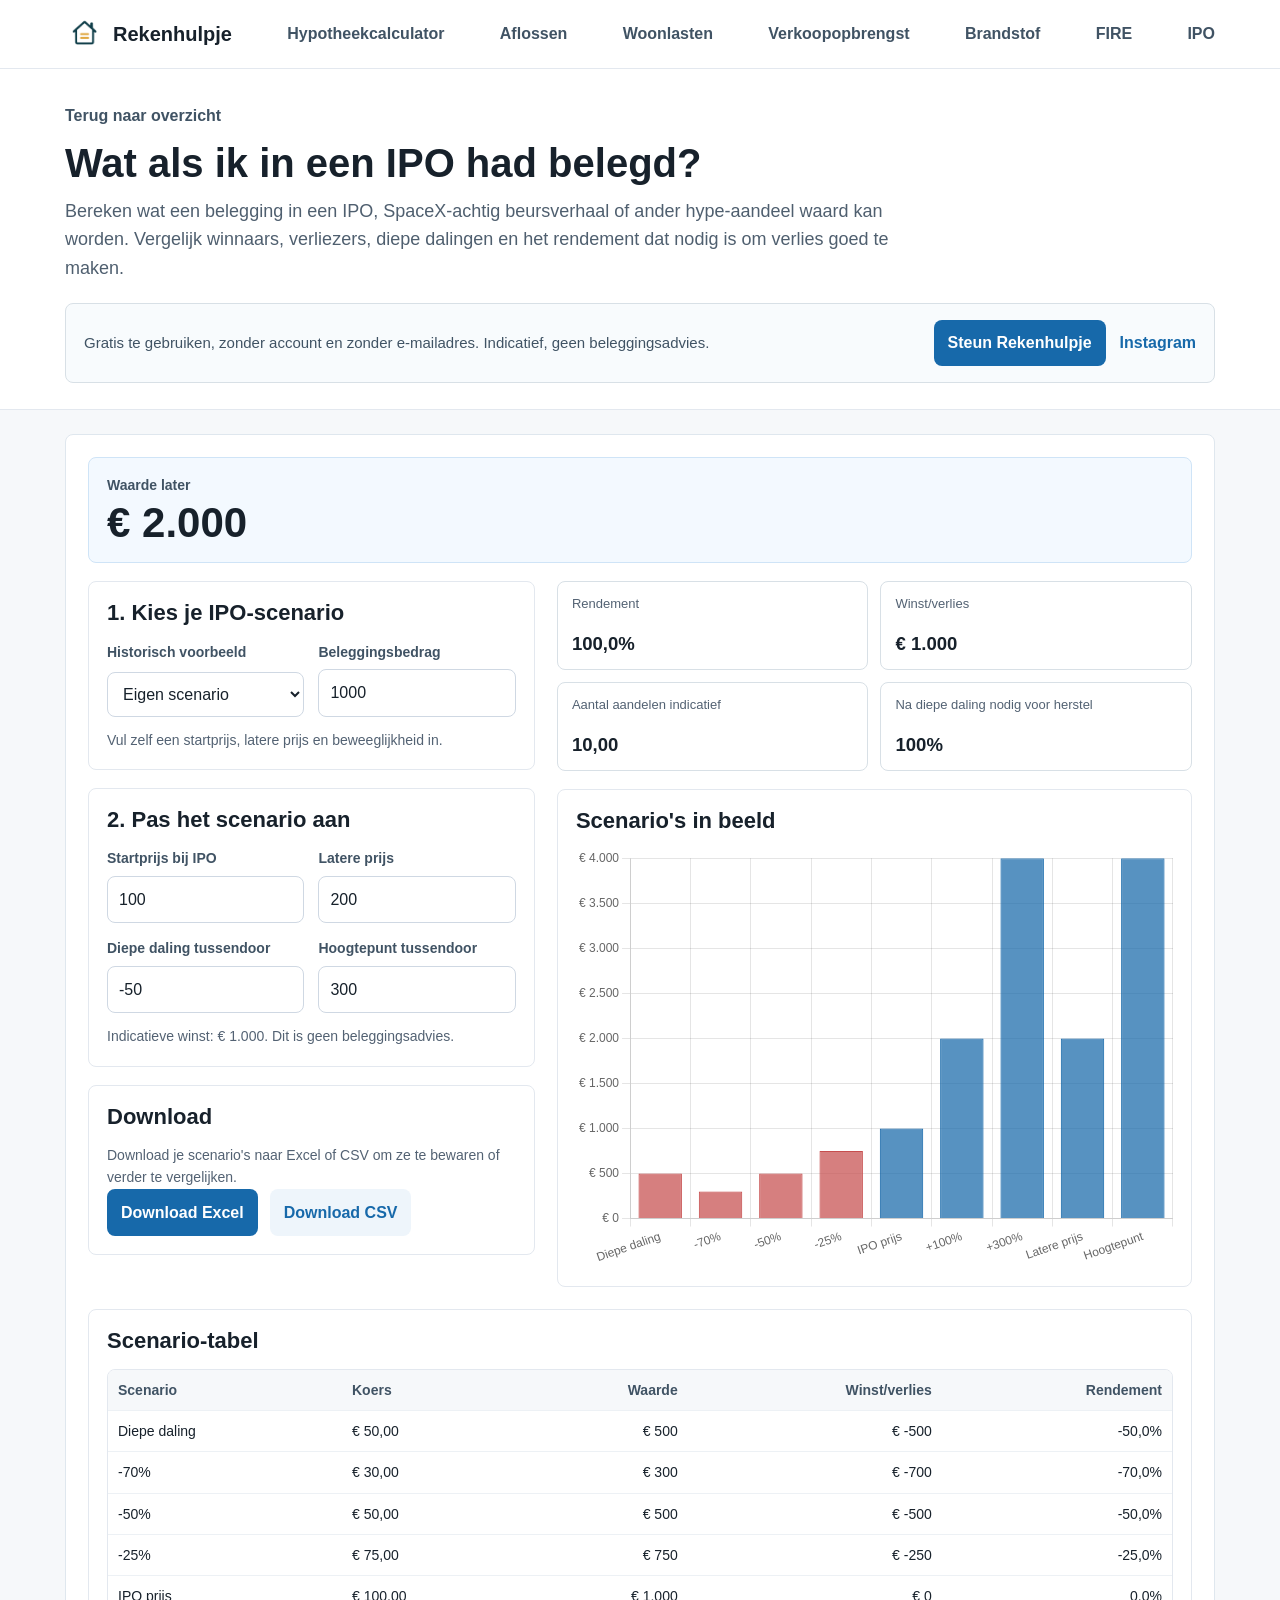
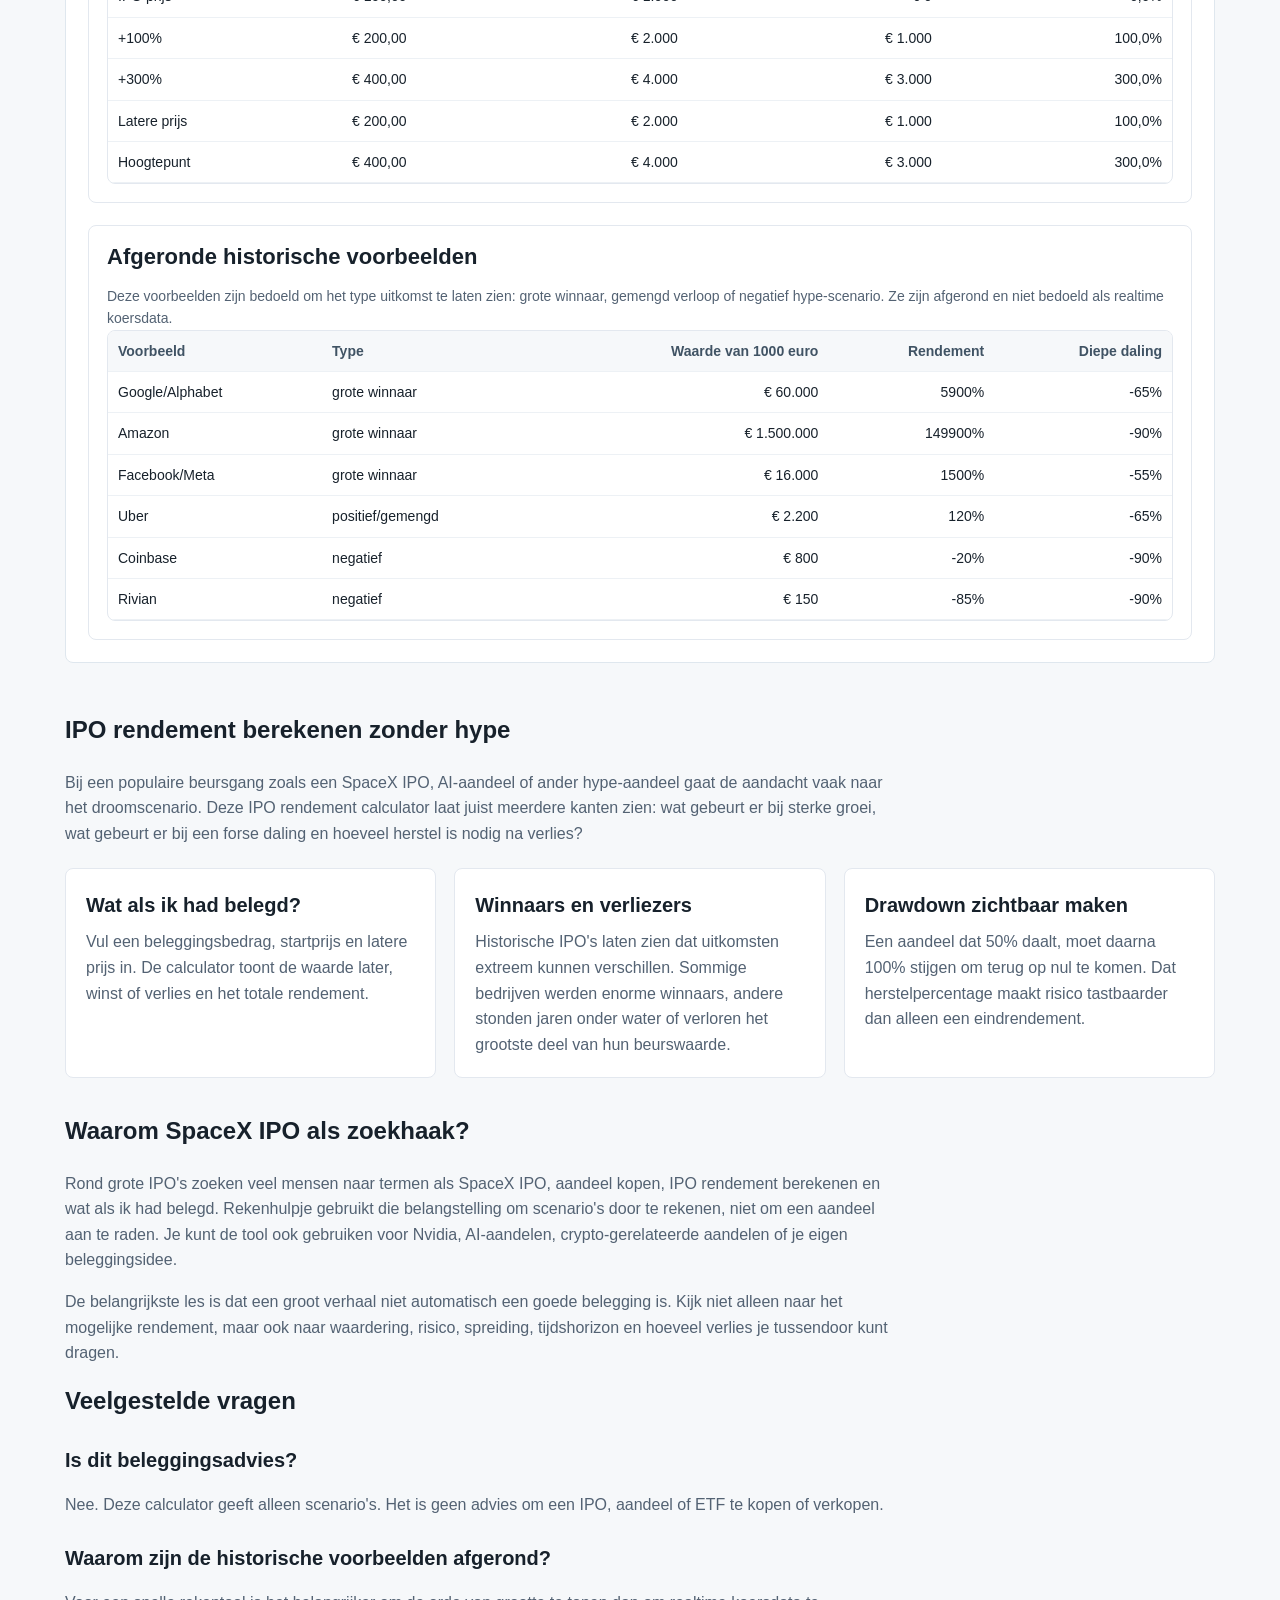
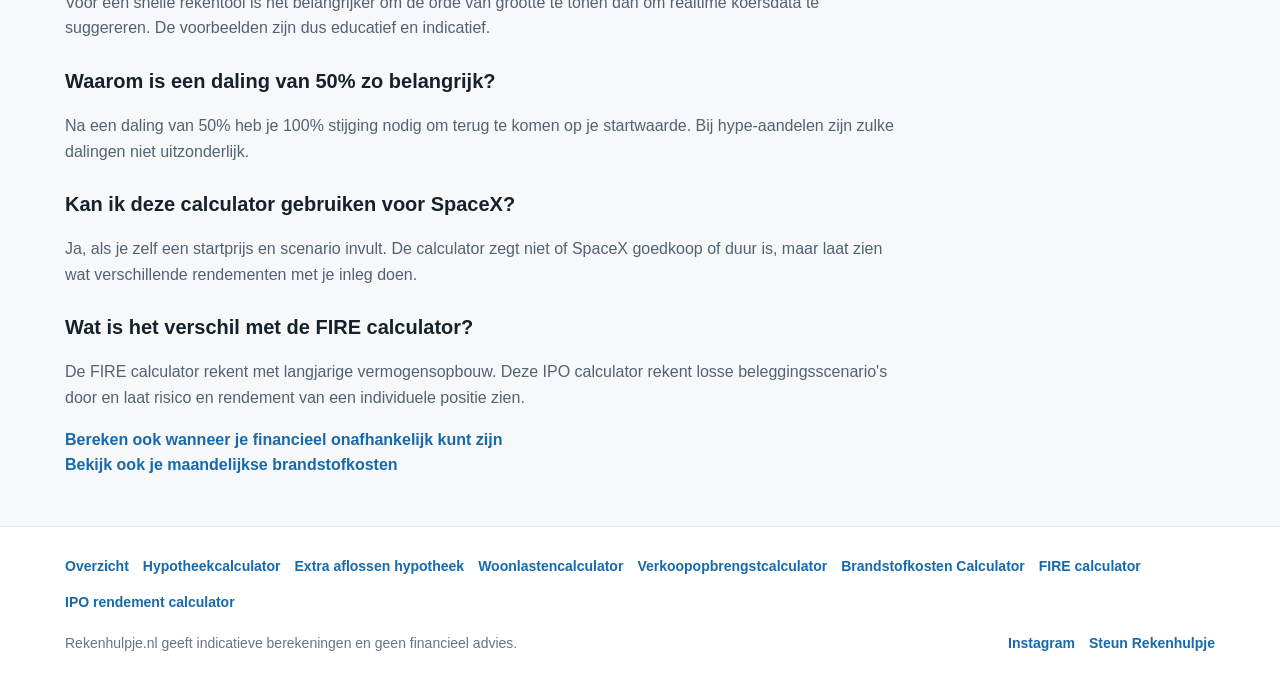
<file: ipo-rendement-calculator.html>
<!doctype html>
<html lang="nl">
<head>
  <meta charset="utf-8">
  <meta name="viewport" content="width=device-width, initial-scale=1">
  <title>IPO rendement calculator - wat als ik in een IPO had belegd?</title>
  <meta name="description" content="Bereken wat een belegging in een IPO of hype-aandeel waard kan worden. Vergelijk positieve en negatieve scenario's, inclusief voorbeelden zoals Google, Meta, Uber, Coinbase en Rivian.">
  <script async src="https://www.googletagmanager.com/gtag/js?id=G-1XSE89ZZVS"></script>
  <script>
    window.dataLayer = window.dataLayer || [];
    function gtag(){dataLayer.push(arguments);}
    gtag('js', new Date());
    gtag('config', 'G-1XSE89ZZVS');
  </script>
  <link rel="canonical" href="https://rekenhulpje.nl/ipo-rendement-calculator.html">
  <link rel="stylesheet" href="/assets/calculators.css?v=20260612">
  <meta property="og:type" content="website">
  <meta property="og:site_name" content="Rekenhulpje">
  <meta property="og:title" content="IPO rendement calculator - Rekenhulpje">
  <meta property="og:description" content="Reken scenario's door voor IPO's en hype-aandelen. Zie winst, verlies, drawdown en herstelpercentage.">
  <meta property="og:url" content="https://rekenhulpje.nl/ipo-rendement-calculator.html">
  <meta property="og:image" content="https://rekenhulpje.nl/assets/rekenhulpje-social.png">
  <meta property="og:image:alt" content="Rekenhulpje IPO rendement calculator zonder account">
  <meta property="og:image:width" content="1200">
  <meta property="og:image:height" content="630">
  <meta name="twitter:card" content="summary_large_image">
  <meta name="twitter:title" content="IPO rendement calculator - Rekenhulpje">
  <meta name="twitter:description" content="Bereken wat een IPO-belegging waard kan worden bij winst, verlies en hype-scenario's.">
  <meta name="twitter:image" content="https://rekenhulpje.nl/assets/rekenhulpje-social.png">
  <script type="application/ld+json">
  {
    "@context": "https://schema.org",
    "@type": "WebApplication",
    "name": "IPO rendement calculator",
    "url": "https://rekenhulpje.nl/ipo-rendement-calculator.html",
    "applicationCategory": "FinanceApplication",
    "operatingSystem": "Web",
    "inLanguage": "nl-NL",
    "description": "Calculator voor IPO rendement, hype-aandeel scenario's, winst, verlies, drawdown en herstelpercentage.",
    "offers": {
      "@type": "Offer",
      "price": "0",
      "priceCurrency": "EUR"
    },
    "publisher": {
      "@type": "Organization",
      "name": "Rekenhulpje",
      "url": "https://rekenhulpje.nl/"
    }
  }
  </script>
  <style>
    body {
      margin: 0;
      font-family: Arial, sans-serif;
      color: #17212b;
      background: #f6f8fa;
      line-height: 1.6;
    }

    header {
      background: #ffffff;
      border-bottom: 1px solid #e3e8ef;
    }

    .wrap {
      max-width: 1150px;
      margin: 0 auto;
      padding: 0 24px;
    }

    nav {
      min-height: 68px;
      display: flex;
      align-items: center;
      justify-content: space-between;
      gap: 16px;
      flex-wrap: wrap;
    }

    .brand {
      display: inline-flex;
      align-items: center;
      gap: 10px;
      font-size: 20px;
      font-weight: 800;
      text-decoration: none;
      color: #17212b;
    }

    .brand img {
      width: 38px;
      height: 38px;
      object-fit: contain;
      display: block;
      vertical-align: middle;
    }

    .nav-link,
    .back-link {
      color: #405364;
      text-decoration: none;
      font-weight: 700;
    }

    .nav-link:hover,
    .back-link:hover {
      color: #1769aa;
    }

    .page-intro {
      background: #ffffff;
      padding: 34px 0 26px;
      border-bottom: 1px solid #e3e8ef;
    }

    .page-intro h1 {
      max-width: 900px;
      margin: 12px 0 12px;
      font-size: 40px;
      line-height: 1.1;
      letter-spacing: 0;
    }

    .page-intro p {
      max-width: 840px;
      margin: 0;
      font-size: 18px;
      color: #4f5f6f;
    }

    .calculator-section {
      padding: 24px 0 36px;
    }

    .support-card {
      margin-top: 20px;
      border: 1px solid #d8e0e6;
      border-radius: 8px;
      background: #f8fbfd;
      padding: 16px 18px;
      display: flex;
      align-items: center;
      justify-content: space-between;
      gap: 16px;
      flex-wrap: wrap;
    }

    .support-card p {
      margin: 0;
      color: #405364;
      font-size: 15px;
    }

    .support-actions,
    .footer-links {
      display: inline-flex;
      align-items: center;
      gap: 14px;
      flex-wrap: wrap;
    }

    .support-button {
      display: inline-block;
      padding: 10px 14px;
      border-radius: 8px;
      background: #1769aa;
      color: #ffffff;
      font-weight: 700;
      text-decoration: none;
    }

    .support-secondary,
    .support-link,
    .related-link {
      color: #1769aa;
      font-weight: 700;
      text-decoration: none;
    }

    .content-section {
      padding: 12px 0 48px;
    }

    .content-section h2 {
      margin-top: 0;
    }

    .content-section p {
      max-width: 840px;
      color: #536273;
    }

    .info-grid {
      display: grid;
      grid-template-columns: repeat(auto-fit, minmax(260px, 1fr));
      gap: 18px;
      margin: 22px 0 34px;
    }

    .info-card {
      background: #ffffff;
      border: 1px solid #e3e8ef;
      border-radius: 8px;
      padding: 20px;
    }

    .info-card h3 {
      margin: 0 0 8px;
      font-size: 20px;
    }

    .info-card p {
      margin: 0;
    }

    .faq {
      max-width: 840px;
    }

    .faq h3 {
      margin: 24px 0 6px;
      font-size: 20px;
    }

    footer {
      padding: 28px 0;
      color: #657586;
      font-size: 14px;
      border-top: 1px solid #e3e8ef;
      background: #ffffff;
    }

    .footer-content {
      display: flex;
      align-items: center;
      justify-content: space-between;
      gap: 16px;
      flex-wrap: wrap;
    }

    .footer-tools {
      margin-bottom: 18px;
      display: flex;
      gap: 14px;
      flex-wrap: wrap;
    }

    .footer-tools a {
      color: #1769aa;
      font-weight: 700;
      text-decoration: none;
    }

    .footer-tools a:hover,
    .support-link:hover,
    .related-link:hover {
      text-decoration: underline;
    }

    @media (max-width: 700px) {
      .wrap {
        padding: 0 16px;
      }

      nav {
        height: auto;
        min-height: 62px;
        justify-content: flex-start;
        padding: 10px 0;
      }

      .brand {
        font-size: 18px;
      }

      .nav-link {
        font-size: 14px;
      }

      .page-intro {
        padding: 26px 0 20px;
      }

      .page-intro h1 {
        font-size: 31px;
      }

      .page-intro p {
        font-size: 16px;
      }

      .calculator-section {
        padding-top: 16px;
      }
    }
  </style>
</head>
<body>
  <header>
    <div class="wrap">
      <nav>
        <a class="brand" href="/">
          <img src="/assets/logo.png" alt="Rekenhulpje logo" width="38" height="38">
          <span>Rekenhulpje</span>
        </a>
        <a class="nav-link" href="/hypotheekcalculator.html">Hypotheekcalculator</a>
        <a class="nav-link" href="/extra-aflossen-hypotheek-berekenen.html">Aflossen</a>
        <a class="nav-link" href="/woonlastencalculator.html">Woonlasten</a>
        <a class="nav-link" href="/verkoopopbrengst-calculator.html">Verkoopopbrengst</a>
        <a class="nav-link" href="/brandstofkosten-calculator.html">Brandstof</a>
        <a class="nav-link" href="/fire-calculator.html">FIRE</a>
        <a class="nav-link" href="/ipo-rendement-calculator.html">IPO</a>
      </nav>
    </div>
  </header>

  <main>
    <section class="page-intro">
      <div class="wrap">
        <a class="back-link" href="/">Terug naar overzicht</a>
        <h1>Wat als ik in een IPO had belegd?</h1>
        <p>
          Bereken wat een belegging in een IPO, SpaceX-achtig beursverhaal of ander hype-aandeel waard kan worden.
          Vergelijk winnaars, verliezers, diepe dalingen en het rendement dat nodig is om verlies goed te maken.
        </p>
        <div class="support-card">
          <p>Gratis te gebruiken, zonder account en zonder e-mailadres. Indicatief, geen beleggingsadvies.</p>
          <span class="support-actions">
            <a class="support-button" href="https://ko-fi.com/rekenhulpje" target="_blank" rel="noopener">Steun Rekenhulpje</a>
            <a class="support-secondary" href="https://www.instagram.com/rekenhulpje.nl/" target="_blank" rel="noopener">Instagram</a>
          </span>
        </div>
      </div>
    </section>

    <section class="calculator-section">
      <div class="wrap">
        <div class="native-calculator" id="ipo-native-calculator">
          <section class="result-banner">
            <span>Waarde later</span>
            <strong id="ipo-primary-result">0 euro</strong>
          </section>

          <div class="calculator-grid">
            <div class="calculator-stack">
              <section class="calculator-card">
                <h2>1. Kies je IPO-scenario</h2>
                <div class="field-grid">
                  <div class="field">
                    <label for="ipo-preset">Historisch voorbeeld</label>
                    <select id="ipo-preset">
                      <option value="custom">Eigen scenario</option>
                      <option value="alphabet">Google/Alphabet stijl</option>
                      <option value="amazon">Amazon stijl</option>
                      <option value="meta">Facebook/Meta stijl</option>
                      <option value="uber">Uber stijl</option>
                      <option value="coinbase">Coinbase stijl</option>
                      <option value="rivian">Rivian stijl</option>
                    </select>
                  </div>
                  <div class="field">
                    <label for="ipo-investment">Beleggingsbedrag</label>
                    <input id="ipo-investment" type="number" min="0" step="100" value="1000">
                  </div>
                </div>
                <p class="native-note" id="ipo-preset-note"></p>
              </section>

              <section class="calculator-card">
                <h2>2. Pas het scenario aan</h2>
                <div class="field-grid">
                  <div class="field">
                    <label for="ipo-start-price">Startprijs bij IPO</label>
                    <input id="ipo-start-price" type="number" min="0.01" step="0.01" value="100">
                  </div>
                  <div class="field">
                    <label for="ipo-later-price">Latere prijs</label>
                    <input id="ipo-later-price" type="number" min="0" step="0.01" value="200">
                  </div>
                  <div class="field">
                    <label for="ipo-low-percent">Diepe daling tussendoor</label>
                    <input id="ipo-low-percent" type="number" min="-99" max="1000" step="1" value="-50">
                  </div>
                  <div class="field">
                    <label for="ipo-high-percent">Hoogtepunt tussendoor</label>
                    <input id="ipo-high-percent" type="number" min="-99" max="200000" step="10" value="300">
                  </div>
                </div>
                <p class="native-note" id="ipo-status"></p>
              </section>

              <section class="calculator-card">
                <h2>Download</h2>
                <p class="native-note">Download je scenario's naar Excel of CSV om ze te bewaren of verder te vergelijken.</p>
                <div class="download-row">
                  <button class="download-button" type="button" id="ipo-excel-download">Download Excel</button>
                  <button class="download-button secondary" type="button" id="ipo-csv-download">Download CSV</button>
                </div>
              </section>
            </div>

            <div class="calculator-stack">
              <section class="metric-grid native" id="ipo-metrics"></section>
              <section class="calculator-card chart-box">
                <h2>Scenario's in beeld</h2>
                <canvas id="ipo-chart" height="360"></canvas>
              </section>
            </div>
          </div>

          <section class="calculator-card" style="margin-top: 22px;">
            <h2>Scenario-tabel</h2>
            <div class="table-wrap" id="ipo-scenario-table"></div>
          </section>

          <section class="calculator-card" style="margin-top: 22px;">
            <h2>Afgeronde historische voorbeelden</h2>
            <p class="native-note">
              Deze voorbeelden zijn bedoeld om het type uitkomst te laten zien: grote winnaar, gemengd verloop of negatief hype-scenario.
              Ze zijn afgerond en niet bedoeld als realtime koersdata.
            </p>
            <div class="table-wrap" id="ipo-example-table"></div>
          </section>
        </div>
      </div>
    </section>

    <section class="content-section">
      <div class="wrap">
        <h2>IPO rendement berekenen zonder hype</h2>
        <p>
          Bij een populaire beursgang zoals een SpaceX IPO, AI-aandeel of ander hype-aandeel gaat de aandacht vaak naar het
          droomscenario. Deze IPO rendement calculator laat juist meerdere kanten zien: wat gebeurt er bij sterke groei,
          wat gebeurt er bij een forse daling en hoeveel herstel is nodig na verlies?
        </p>
        <div class="info-grid">
          <article class="info-card">
            <h3>Wat als ik had belegd?</h3>
            <p>
              Vul een beleggingsbedrag, startprijs en latere prijs in. De calculator toont de waarde later, winst of verlies
              en het totale rendement.
            </p>
          </article>
          <article class="info-card">
            <h3>Winnaars en verliezers</h3>
            <p>
              Historische IPO's laten zien dat uitkomsten extreem kunnen verschillen. Sommige bedrijven werden enorme winnaars,
              andere stonden jaren onder water of verloren het grootste deel van hun beurswaarde.
            </p>
          </article>
          <article class="info-card">
            <h3>Drawdown zichtbaar maken</h3>
            <p>
              Een aandeel dat 50% daalt, moet daarna 100% stijgen om terug op nul te komen. Dat herstelpercentage maakt risico
              tastbaarder dan alleen een eindrendement.
            </p>
          </article>
        </div>

        <h2>Waarom SpaceX IPO als zoekhaak?</h2>
        <p>
          Rond grote IPO's zoeken veel mensen naar termen als SpaceX IPO, aandeel kopen, IPO rendement berekenen en wat als ik
          had belegd. Rekenhulpje gebruikt die belangstelling om scenario's door te rekenen, niet om een aandeel aan te raden.
          Je kunt de tool ook gebruiken voor Nvidia, AI-aandelen, crypto-gerelateerde aandelen of je eigen beleggingsidee.
        </p>
        <p>
          De belangrijkste les is dat een groot verhaal niet automatisch een goede belegging is. Kijk niet alleen naar het
          mogelijke rendement, maar ook naar waardering, risico, spreiding, tijdshorizon en hoeveel verlies je tussendoor kunt dragen.
        </p>

        <div class="faq">
          <h2>Veelgestelde vragen</h2>
          <h3>Is dit beleggingsadvies?</h3>
          <p>
            Nee. Deze calculator geeft alleen scenario's. Het is geen advies om een IPO, aandeel of ETF te kopen of verkopen.
          </p>
          <h3>Waarom zijn de historische voorbeelden afgerond?</h3>
          <p>
            Voor een snelle rekentool is het belangrijker om de orde van grootte te tonen dan om realtime koersdata te suggereren.
            De voorbeelden zijn dus educatief en indicatief.
          </p>
          <h3>Waarom is een daling van 50% zo belangrijk?</h3>
          <p>
            Na een daling van 50% heb je 100% stijging nodig om terug te komen op je startwaarde. Bij hype-aandelen zijn zulke
            dalingen niet uitzonderlijk.
          </p>
          <h3>Kan ik deze calculator gebruiken voor SpaceX?</h3>
          <p>
            Ja, als je zelf een startprijs en scenario invult. De calculator zegt niet of SpaceX goedkoop of duur is, maar laat
            zien wat verschillende rendementen met je inleg doen.
          </p>
          <h3>Wat is het verschil met de FIRE calculator?</h3>
          <p>
            De FIRE calculator rekent met langjarige vermogensopbouw. Deze IPO calculator rekent losse beleggingsscenario's door
            en laat risico en rendement van een individuele positie zien.
          </p>
        </div>

        <a class="related-link" href="/fire-calculator.html">Bereken ook wanneer je financieel onafhankelijk kunt zijn</a>
        <br>
        <a class="related-link" href="/brandstofkosten-calculator.html">Bekijk ook je maandelijkse brandstofkosten</a>
      </div>
    </section>
  </main>

  <footer>
    <div class="wrap footer-tools" aria-label="Alle rekentools">
      <a href="/">Overzicht</a>
      <a href="/hypotheekcalculator.html">Hypotheekcalculator</a>
      <a href="/extra-aflossen-hypotheek-berekenen.html">Extra aflossen hypotheek</a>
      <a href="/woonlastencalculator.html">Woonlastencalculator</a>
      <a href="/verkoopopbrengst-calculator.html">Verkoopopbrengstcalculator</a>
      <a href="/brandstofkosten-calculator.html">Brandstofkosten Calculator</a>
      <a href="/fire-calculator.html">FIRE calculator</a>
      <a href="/ipo-rendement-calculator.html">IPO rendement calculator</a>
    </div>
    <div class="wrap footer-content">
      <span>Rekenhulpje.nl geeft indicatieve berekeningen en geen financieel advies.</span>
      <span class="footer-links">
        <a class="support-link" href="https://www.instagram.com/rekenhulpje.nl/" target="_blank" rel="noopener">Instagram</a>
        <a class="support-link" href="https://ko-fi.com/rekenhulpje" target="_blank" rel="noopener">Steun Rekenhulpje</a>
      </span>
    </div>
  </footer>
  <script src="/assets/js/analytics-events.js?v=20260612"></script>
  <script src="/assets/vendor/chart.umd.min.js"></script>
  <script type="module" src="/assets/js/ipo-calculator.js?v=20260612"></script>
</body>
</html>
</file>
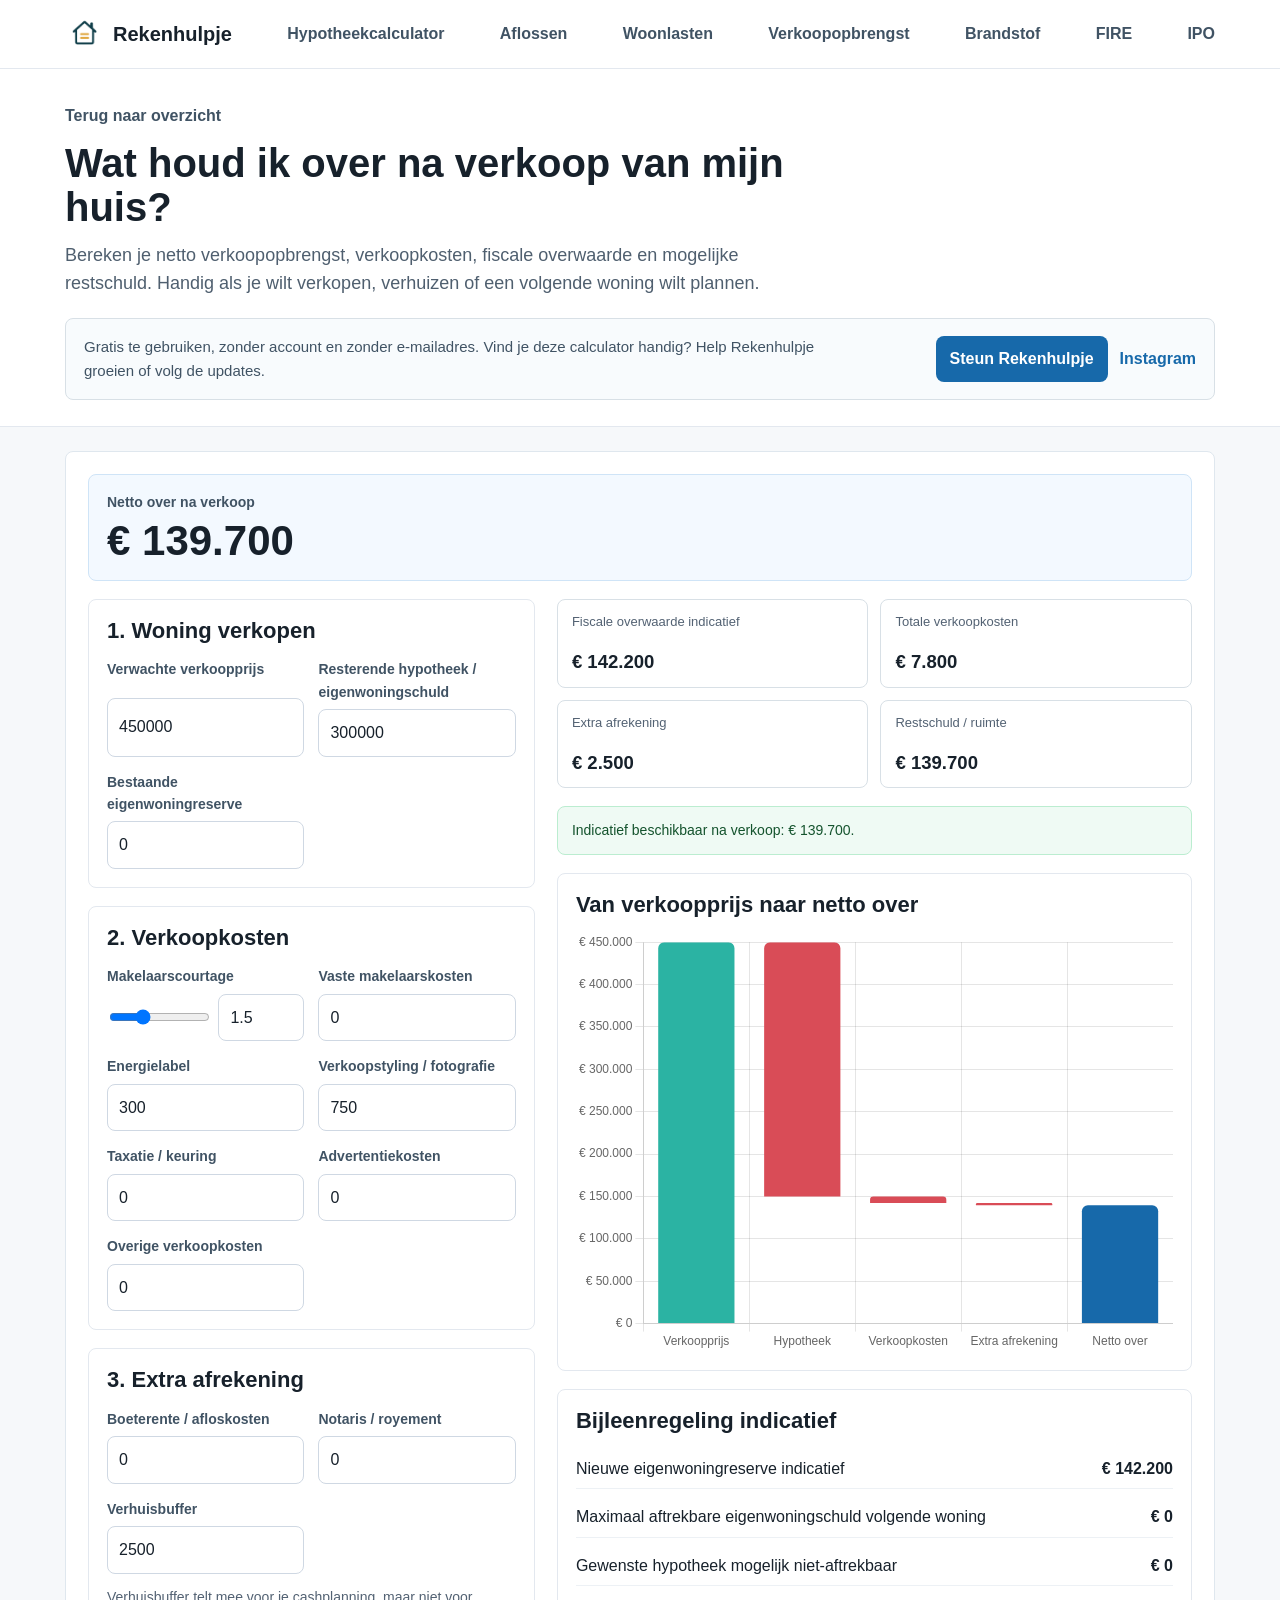
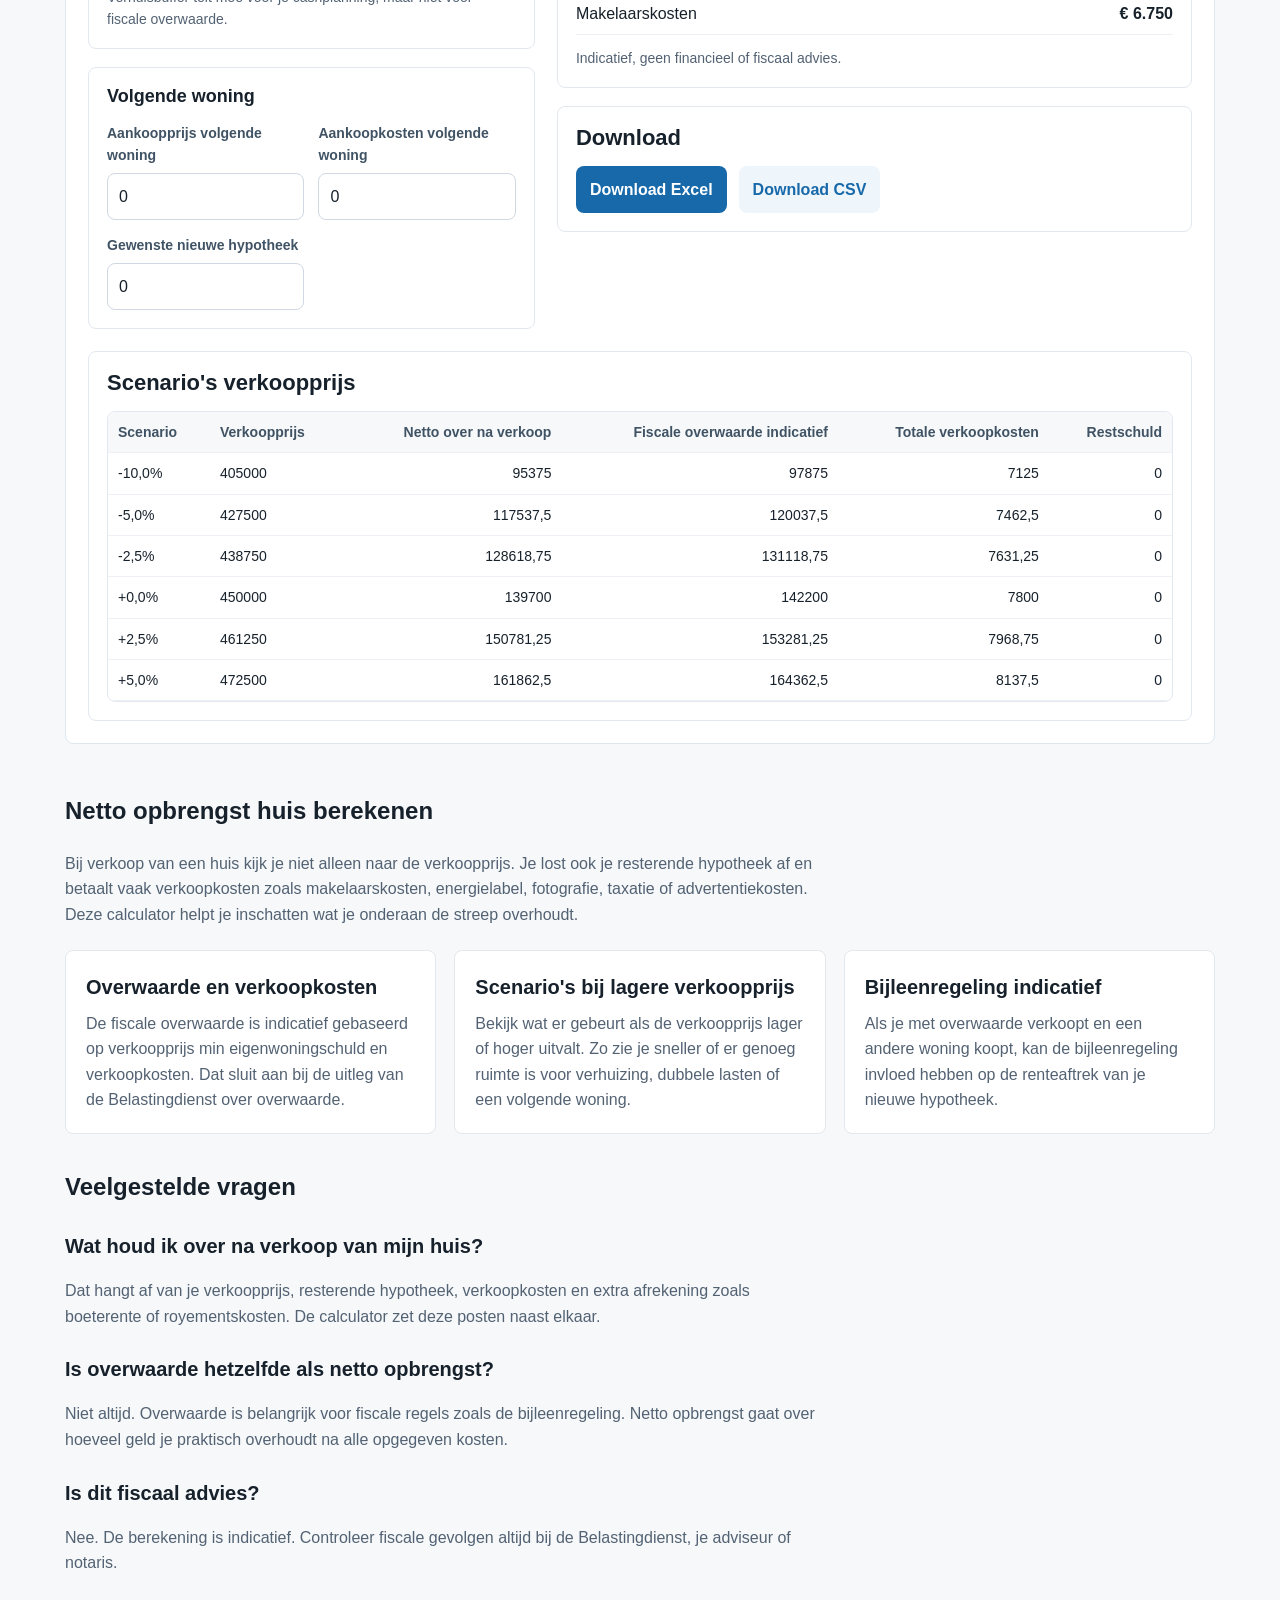
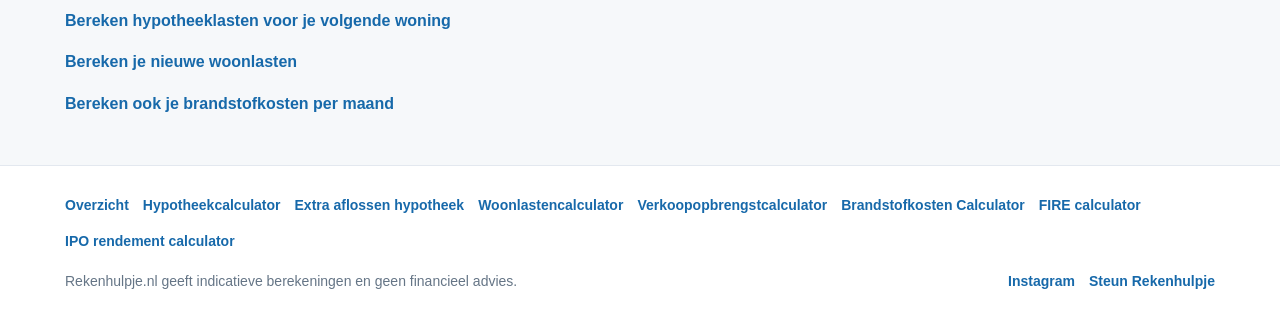
<file: verkoopopbrengst-calculator.html>
<!doctype html>
<html lang="nl">
<head>
  <meta charset="utf-8">
  <meta name="viewport" content="width=device-width, initial-scale=1">
  <title>Wat houd ik over na verkoop van mijn huis?</title>
  <meta name="description" content="Bereken wat je indicatief overhoudt na verkoop van je huis. Inclusief hypotheek, verkoopkosten, overwaarde, restschuld en scenario's.">
  <script async src="https://www.googletagmanager.com/gtag/js?id=G-1XSE89ZZVS"></script>
  <script>
    window.dataLayer = window.dataLayer || [];
    function gtag(){dataLayer.push(arguments);}
    gtag('js', new Date());
    gtag('config', 'G-1XSE89ZZVS');
  </script>
  <link rel="canonical" href="https://rekenhulpje.nl/verkoopopbrengst-calculator.html">
  <link rel="stylesheet" href="/assets/calculators.css?v=20260611c">
  <meta property="og:type" content="website">
  <meta property="og:site_name" content="Rekenhulpje">
  <meta property="og:title" content="Wat houd ik over na verkoop van mijn huis?">
  <meta property="og:description" content="Bereken netto verkoopopbrengst, overwaarde, restschuld en scenario's voor de verkoop van je woning.">
  <meta property="og:url" content="https://rekenhulpje.nl/verkoopopbrengst-calculator.html">
  <meta property="og:image" content="https://rekenhulpje.nl/assets/rekenhulpje-social.png">
  <meta property="og:image:alt" content="Rekenhulpje verkoopopbrengstcalculator zonder account">
  <meta property="og:image:width" content="1200">
  <meta property="og:image:height" content="630">
  <meta name="twitter:card" content="summary_large_image">
  <meta name="twitter:title" content="Wat houd ik over na verkoop van mijn huis?">
  <meta name="twitter:description" content="Bereken wat je indicatief overhoudt na verkoop van je huis.">
  <meta name="twitter:image" content="https://rekenhulpje.nl/assets/rekenhulpje-social.png">
  <script type="application/ld+json">
  {
    "@context": "https://schema.org",
    "@type": "WebApplication",
    "name": "Verkoopopbrengstcalculator",
    "url": "https://rekenhulpje.nl/verkoopopbrengst-calculator.html",
    "applicationCategory": "FinanceApplication",
    "operatingSystem": "Web",
    "inLanguage": "nl-NL",
    "description": "Calculator voor netto verkoopopbrengst, fiscale overwaarde, eigenwoningreserve en restschuldscenario's bij verkoop van een huis.",
    "offers": {
      "@type": "Offer",
      "price": "0",
      "priceCurrency": "EUR"
    },
    "publisher": {
      "@type": "Organization",
      "name": "Rekenhulpje",
      "url": "https://rekenhulpje.nl/"
    }
  }
  </script>
  <style>
    body {
      margin: 0;
      font-family: Arial, sans-serif;
      color: #17212b;
      background: #f6f8fa;
      line-height: 1.6;
    }

    header {
      background: #ffffff;
      border-bottom: 1px solid #e3e8ef;
    }

    .wrap {
      max-width: 1150px;
      margin: 0 auto;
      padding: 0 24px;
    }

    nav {
      height: 68px;
      display: flex;
      align-items: center;
      justify-content: space-between;
      gap: 18px;
    }

    .brand {
      display: inline-flex;
      align-items: center;
      gap: 10px;
      font-size: 20px;
      font-weight: 800;
      text-decoration: none;
      color: #17212b;
    }

    .brand img {
      width: 38px;
      height: 38px;
      object-fit: contain;
      display: block;
      vertical-align: middle;
    }

    .nav-link,
    .back-link {
      color: #405364;
      text-decoration: none;
      font-weight: 700;
    }

    .nav-link:hover,
    .back-link:hover {
      color: #1769aa;
    }

    .page-intro {
      background: #ffffff;
      padding: 34px 0 26px;
      border-bottom: 1px solid #e3e8ef;
    }

    .page-intro h1 {
      max-width: 780px;
      margin: 12px 0 12px;
      font-size: 40px;
      line-height: 1.1;
      letter-spacing: 0;
    }

    .page-intro p {
      max-width: 760px;
      margin: 0;
      font-size: 18px;
      color: #4f5f6f;
    }

    .calculator-section {
      padding: 24px 0 36px;
    }

    .support-card {
      margin-top: 20px;
      border: 1px solid #d8e0e6;
      border-radius: 8px;
      background: #f8fbfd;
      padding: 16px 18px;
      display: flex;
      align-items: center;
      justify-content: space-between;
      gap: 16px;
      flex-wrap: wrap;
    }

    .support-card p {
      margin: 0;
      color: #405364;
      font-size: 15px;
    }

    .support-actions {
      display: inline-flex;
      align-items: center;
      gap: 12px;
      flex-wrap: wrap;
    }

    .support-button {
      display: inline-block;
      padding: 10px 14px;
      border-radius: 8px;
      background: #1769aa;
      color: #ffffff;
      font-weight: 700;
      text-decoration: none;
    }

    .support-secondary {
      color: #1769aa;
      font-weight: 700;
      text-decoration: none;
    }

    .content-section {
      padding: 12px 0 48px;
    }

    .content-section h2 {
      margin-top: 0;
    }

    .content-section p {
      max-width: 760px;
      color: #536273;
    }

    .info-grid {
      display: grid;
      grid-template-columns: repeat(auto-fit, minmax(260px, 1fr));
      gap: 18px;
      margin: 22px 0 34px;
    }

    .info-card {
      background: #ffffff;
      border: 1px solid #e3e8ef;
      border-radius: 8px;
      padding: 20px;
    }

    .info-card h3 {
      margin: 0 0 8px;
      font-size: 20px;
    }

    .info-card p {
      margin: 0;
    }

    .faq {
      max-width: 820px;
    }

    .faq h3 {
      margin: 24px 0 6px;
      font-size: 20px;
    }

    .related-link {
      display: inline-block;
      margin-top: 16px;
      color: #1769aa;
      font-weight: 700;
      text-decoration: none;
    }

    footer {
      padding: 28px 0;
      color: #657586;
      font-size: 14px;
      border-top: 1px solid #e3e8ef;
      background: #ffffff;
    }

    .footer-content {
      display: flex;
      align-items: center;
      justify-content: space-between;
      gap: 16px;
      flex-wrap: wrap;
    }

    .support-link {
      color: #1769aa;
      font-weight: 700;
      text-decoration: none;
    }

    .support-link:hover {
      text-decoration: underline;
    }

    .footer-links {
      display: inline-flex;
      align-items: center;
      gap: 14px;
      flex-wrap: wrap;
    }

    .footer-tools {
      margin-bottom: 18px;
      display: flex;
      gap: 14px;
      flex-wrap: wrap;
    }

    .footer-tools a {
      color: #1769aa;
      font-weight: 700;
      text-decoration: none;
    }

    .footer-tools a:hover {
      text-decoration: underline;
    }

    @media (max-width: 700px) {
      .wrap {
        padding: 0 16px;
      }

      nav {
        height: auto;
        min-height: 62px;
        flex-wrap: wrap;
        padding: 10px 0;
      }

      .brand {
        font-size: 18px;
      }

      .nav-link {
        font-size: 14px;
      }

      .page-intro {
        padding: 26px 0 20px;
      }

      .page-intro h1 {
        font-size: 31px;
      }

      .page-intro p {
        font-size: 16px;
      }

      .calculator-section {
        padding-top: 16px;
      }

    }
  </style>
</head>
<body>
  <header>
    <div class="wrap">
      <nav>
        <a class="brand" href="/">
          <img src="/assets/logo.png" alt="Rekenhulpje logo" width="38" height="38">
          <span>Rekenhulpje</span>
        </a>
        <a class="nav-link" href="/hypotheekcalculator.html">Hypotheekcalculator</a>
        <a class="nav-link" href="/extra-aflossen-hypotheek-berekenen.html">Aflossen</a>
        <a class="nav-link" href="/woonlastencalculator.html">Woonlasten</a>
        <a class="nav-link" href="/verkoopopbrengst-calculator.html">Verkoopopbrengst</a>
        <a class="nav-link" href="/brandstofkosten-calculator.html">Brandstof</a>
        <a class="nav-link" href="/fire-calculator.html">FIRE</a>
        <a class="nav-link" href="/ipo-rendement-calculator.html">IPO</a>
      </nav>
    </div>
  </header>

  <main>
    <section class="page-intro">
      <div class="wrap">
        <a class="back-link" href="/">Terug naar overzicht</a>
        <h1>Wat houd ik over na verkoop van mijn huis?</h1>
        <p>
          Bereken je netto verkoopopbrengst, verkoopkosten, fiscale overwaarde en mogelijke
          restschuld. Handig als je wilt verkopen, verhuizen of een volgende woning wilt plannen.
        </p>
        <div class="support-card">
          <p>Gratis te gebruiken, zonder account en zonder e-mailadres. Vind je deze calculator handig? Help Rekenhulpje groeien of volg de updates.</p>
          <span class="support-actions">
            <a class="support-button" href="https://ko-fi.com/rekenhulpje" target="_blank" rel="noopener">Steun Rekenhulpje</a>
            <a class="support-secondary" href="https://www.instagram.com/rekenhulpje.nl/" target="_blank" rel="noopener">Instagram</a>
          </span>
        </div>
      </div>
    </section>

    <section class="calculator-section">
      <div class="wrap">
        <div class="native-calculator" id="verkoopopbrengst-native-calculator">
          <section class="result-banner">
            <span>Netto over na verkoop</span>
            <strong id="sale-primary-result">€ 0</strong>
          </section>
          <div class="calculator-grid">
            <div class="calculator-stack">
              <section class="calculator-card">
                <h2>1. Woning verkopen</h2>
                <div class="field-grid">
                  <div class="field">
                    <label for="sale-price">Verwachte verkoopprijs</label>
                    <input id="sale-price" type="number" min="0" step="5000" value="450000">
                  </div>
                  <div class="field">
                    <label for="sale-remaining-mortgage">Resterende hypotheek / eigenwoningschuld</label>
                    <input id="sale-remaining-mortgage" type="number" min="0" step="5000" value="300000">
                  </div>
                  <div class="field">
                    <label for="sale-existing-home-reserve">Bestaande eigenwoningreserve</label>
                    <input id="sale-existing-home-reserve" type="number" step="5000" value="0">
                  </div>
                </div>
              </section>

              <section class="calculator-card">
                <h2>2. Verkoopkosten</h2>
                <div class="field-grid">
                  <div class="field">
                    <label for="sale-broker-percentage">Makelaarscourtage</label>
                    <div class="range-row">
                      <input id="sale-broker-range" type="range" min="0" max="5" step="0.1" value="1.5">
                      <input id="sale-broker-percentage" type="number" min="0" max="5" step="0.1" value="1.5">
                    </div>
                  </div>
                  <div class="field"><label for="sale-broker-fixed-fee">Vaste makelaarskosten</label><input id="sale-broker-fixed-fee" type="number" min="0" step="100" value="0"></div>
                  <div class="field"><label for="sale-energy-label-cost">Energielabel</label><input id="sale-energy-label-cost" type="number" min="0" step="50" value="300"></div>
                  <div class="field"><label for="sale-styling-cost">Verkoopstyling / fotografie</label><input id="sale-styling-cost" type="number" min="0" step="50" value="750"></div>
                  <div class="field"><label for="sale-valuation-cost">Taxatie / keuring</label><input id="sale-valuation-cost" type="number" min="0" step="50" value="0"></div>
                  <div class="field"><label for="sale-advertising-cost">Advertentiekosten</label><input id="sale-advertising-cost" type="number" min="0" step="50" value="0"></div>
                  <div class="field"><label for="sale-other-costs">Overige verkoopkosten</label><input id="sale-other-costs" type="number" min="0" step="50" value="0"></div>
                </div>
              </section>

              <section class="calculator-card">
                <h2>3. Extra afrekening</h2>
                <div class="field-grid">
                  <div class="field"><label for="sale-penalty-interest">Boeterente / afloskosten</label><input id="sale-penalty-interest" type="number" min="0" step="100" value="0"></div>
                  <div class="field"><label for="sale-notary-cost">Notaris / royement</label><input id="sale-notary-cost" type="number" min="0" step="50" value="0"></div>
                  <div class="field"><label for="sale-moving-buffer">Verhuisbuffer</label><input id="sale-moving-buffer" type="number" min="0" step="250" value="2500"></div>
                </div>
                <p class="native-note">Verhuisbuffer telt mee voor je cashplanning, maar niet voor fiscale overwaarde.</p>
              </section>

              <section class="calculator-card">
                <h3>Volgende woning</h3>
                <div class="field-grid">
                  <div class="field"><label for="sale-next-home-price">Aankoopprijs volgende woning</label><input id="sale-next-home-price" type="number" min="0" step="5000" value="0"></div>
                  <div class="field"><label for="sale-next-home-costs">Aankoopkosten volgende woning</label><input id="sale-next-home-costs" type="number" min="0" step="1000" value="0"></div>
                  <div class="field"><label for="sale-desired-new-mortgage">Gewenste nieuwe hypotheek</label><input id="sale-desired-new-mortgage" type="number" min="0" step="5000" value="0"></div>
                </div>
              </section>
            </div>

            <div class="calculator-stack">
              <section class="metric-grid native" id="sale-metrics"></section>
              <div class="alert good" id="sale-status"></div>
              <section class="calculator-card chart-box">
                <h2>Van verkoopprijs naar netto over</h2>
                <canvas id="sale-waterfall-chart" height="330"></canvas>
              </section>
              <section class="calculator-card">
                <h2>Bijleenregeling indicatief</h2>
                <div class="details-list" id="sale-tax-details"></div>
                <p class="native-note">Indicatief, geen financieel of fiscaal advies.</p>
              </section>
              <section class="calculator-card">
                <h2>Download</h2>
                <div class="download-row">
                  <button class="download-button" type="button" id="sale-excel-download">Download Excel</button>
                  <button class="download-button secondary" type="button" id="sale-csv-download">Download CSV</button>
                </div>
              </section>
            </div>
          </div>

          <section class="calculator-card" style="margin-top: 22px;">
            <h2>Scenario's verkoopprijs</h2>
            <div class="table-wrap" id="sale-scenarios-table"></div>
          </section>
        </div>
      </div>
    </section>

    <section class="content-section">
      <div class="wrap">
        <h2>Netto opbrengst huis berekenen</h2>
        <p>
          Bij verkoop van een huis kijk je niet alleen naar de verkoopprijs. Je lost ook je resterende
          hypotheek af en betaalt vaak verkoopkosten zoals makelaarskosten, energielabel, fotografie,
          taxatie of advertentiekosten. Deze calculator helpt je inschatten wat je onderaan de streep
          overhoudt.
        </p>
        <div class="info-grid">
          <article class="info-card">
            <h3>Overwaarde en verkoopkosten</h3>
            <p>
              De fiscale overwaarde is indicatief gebaseerd op verkoopprijs min eigenwoningschuld en
              verkoopkosten. Dat sluit aan bij de uitleg van de Belastingdienst over overwaarde.
            </p>
          </article>
          <article class="info-card">
            <h3>Scenario's bij lagere verkoopprijs</h3>
            <p>
              Bekijk wat er gebeurt als de verkoopprijs lager of hoger uitvalt. Zo zie je sneller of er
              genoeg ruimte is voor verhuizing, dubbele lasten of een volgende woning.
            </p>
          </article>
          <article class="info-card">
            <h3>Bijleenregeling indicatief</h3>
            <p>
              Als je met overwaarde verkoopt en een andere woning koopt, kan de bijleenregeling invloed
              hebben op de renteaftrek van je nieuwe hypotheek.
            </p>
          </article>
        </div>

        <div class="faq">
          <h2>Veelgestelde vragen</h2>
          <h3>Wat houd ik over na verkoop van mijn huis?</h3>
          <p>
            Dat hangt af van je verkoopprijs, resterende hypotheek, verkoopkosten en extra afrekening
            zoals boeterente of royementskosten. De calculator zet deze posten naast elkaar.
          </p>
          <h3>Is overwaarde hetzelfde als netto opbrengst?</h3>
          <p>
            Niet altijd. Overwaarde is belangrijk voor fiscale regels zoals de bijleenregeling. Netto
            opbrengst gaat over hoeveel geld je praktisch overhoudt na alle opgegeven kosten.
          </p>
          <h3>Is dit fiscaal advies?</h3>
          <p>
            Nee. De berekening is indicatief. Controleer fiscale gevolgen altijd bij de Belastingdienst,
            je adviseur of notaris.
          </p>
        </div>

        <a class="related-link" href="/hypotheekcalculator.html">Bereken hypotheeklasten voor je volgende woning</a>
        <br>
        <a class="related-link" href="/woonlastencalculator.html">Bereken je nieuwe woonlasten</a>
        <br>
        <a class="related-link" href="/brandstofkosten-calculator.html">Bereken ook je brandstofkosten per maand</a>
      </div>
    </section>
  </main>

  <footer>
    <div class="wrap footer-tools" aria-label="Alle rekentools">
      <a href="/">Overzicht</a>
      <a href="/hypotheekcalculator.html">Hypotheekcalculator</a>
      <a href="/extra-aflossen-hypotheek-berekenen.html">Extra aflossen hypotheek</a>
      <a href="/woonlastencalculator.html">Woonlastencalculator</a>
      <a href="/verkoopopbrengst-calculator.html">Verkoopopbrengstcalculator</a>
      <a href="/brandstofkosten-calculator.html">Brandstofkosten Calculator</a>
      <a href="/fire-calculator.html">FIRE calculator</a>
      <a href="/ipo-rendement-calculator.html">IPO rendement calculator</a>
    </div>
    <div class="wrap footer-content">
      <span>Rekenhulpje.nl geeft indicatieve berekeningen en geen financieel advies.</span>
      <span class="footer-links">
        <a class="support-link" href="https://www.instagram.com/rekenhulpje.nl/" target="_blank" rel="noopener">Instagram</a>
        <a class="support-link" href="https://ko-fi.com/rekenhulpje" target="_blank" rel="noopener">Steun Rekenhulpje</a>
      </span>
    </div>
  </footer>
  <script src="/assets/js/analytics-events.js?v=20260611"></script>
  <script src="/assets/vendor/chart.umd.min.js"></script>
  <script type="module" src="/assets/js/sale-proceeds-calculator.js?v=native-20260611c"></script>
</body>
</html>
</file>
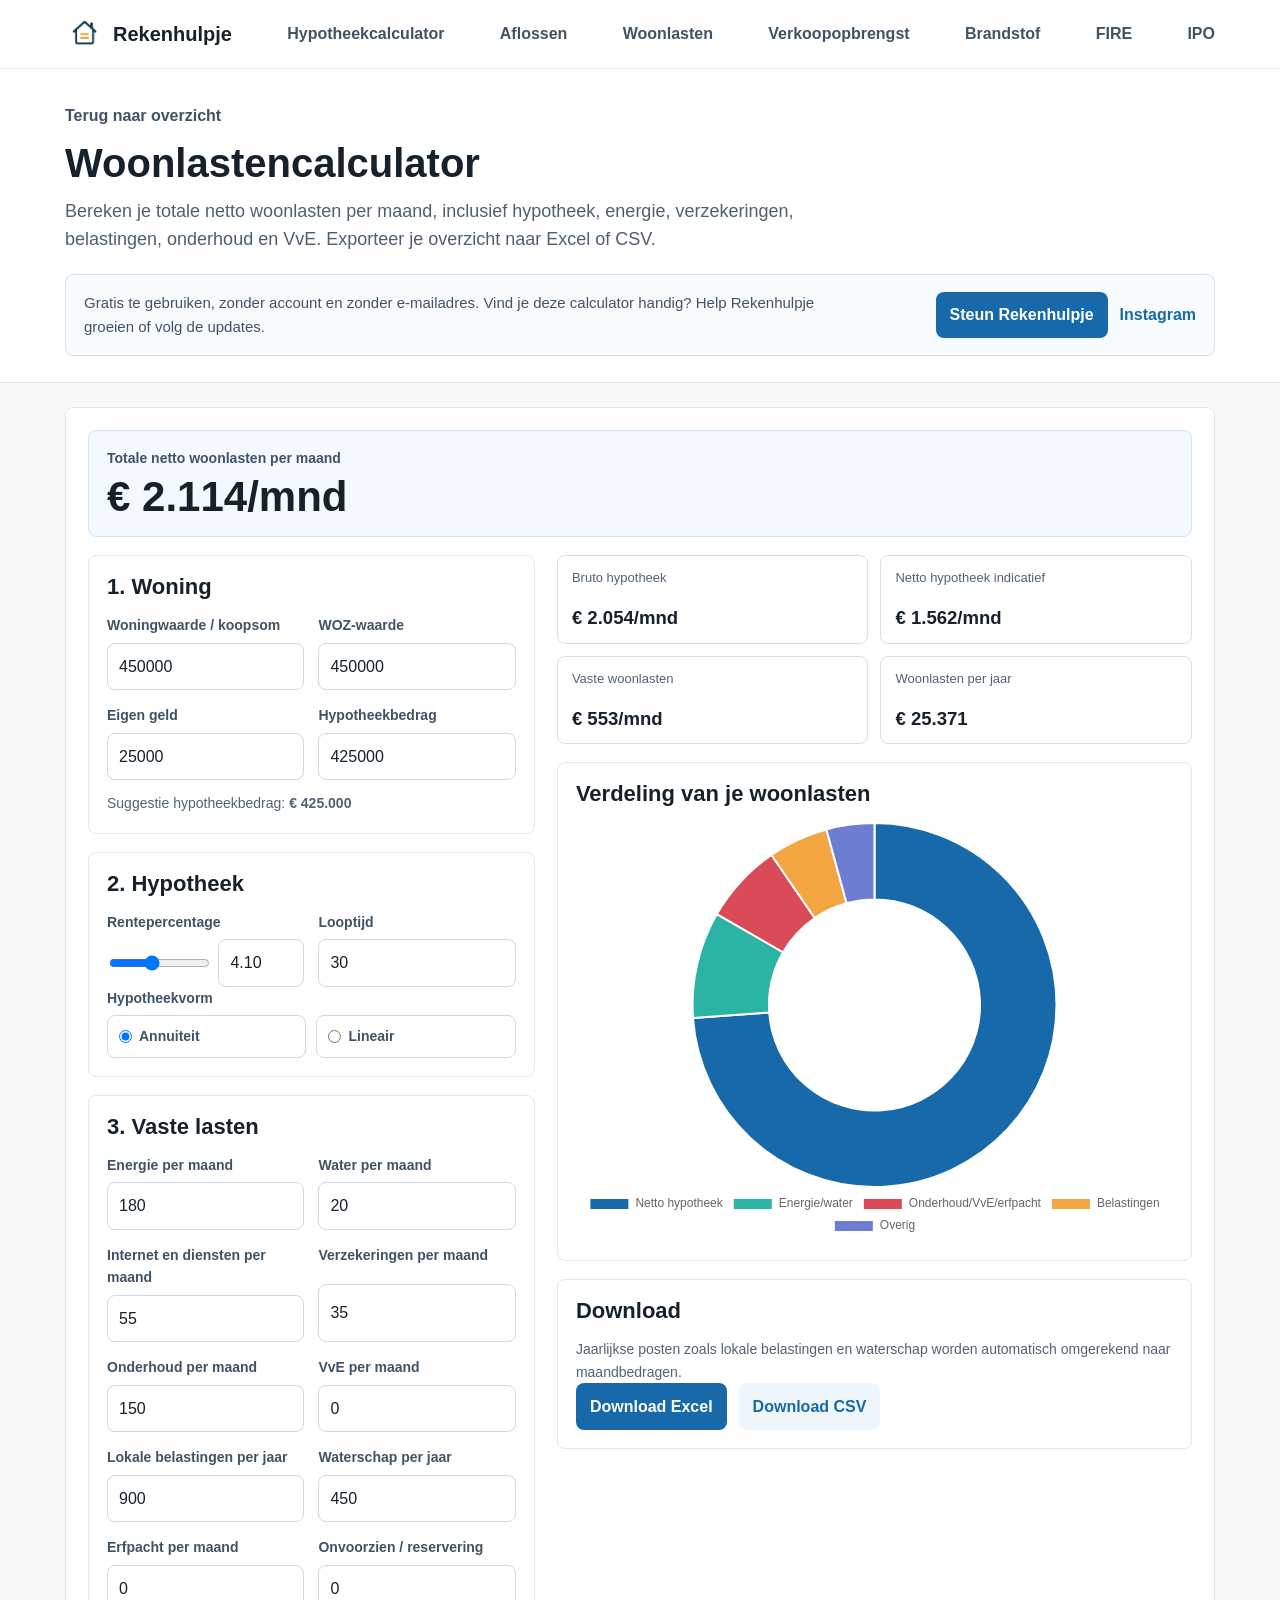
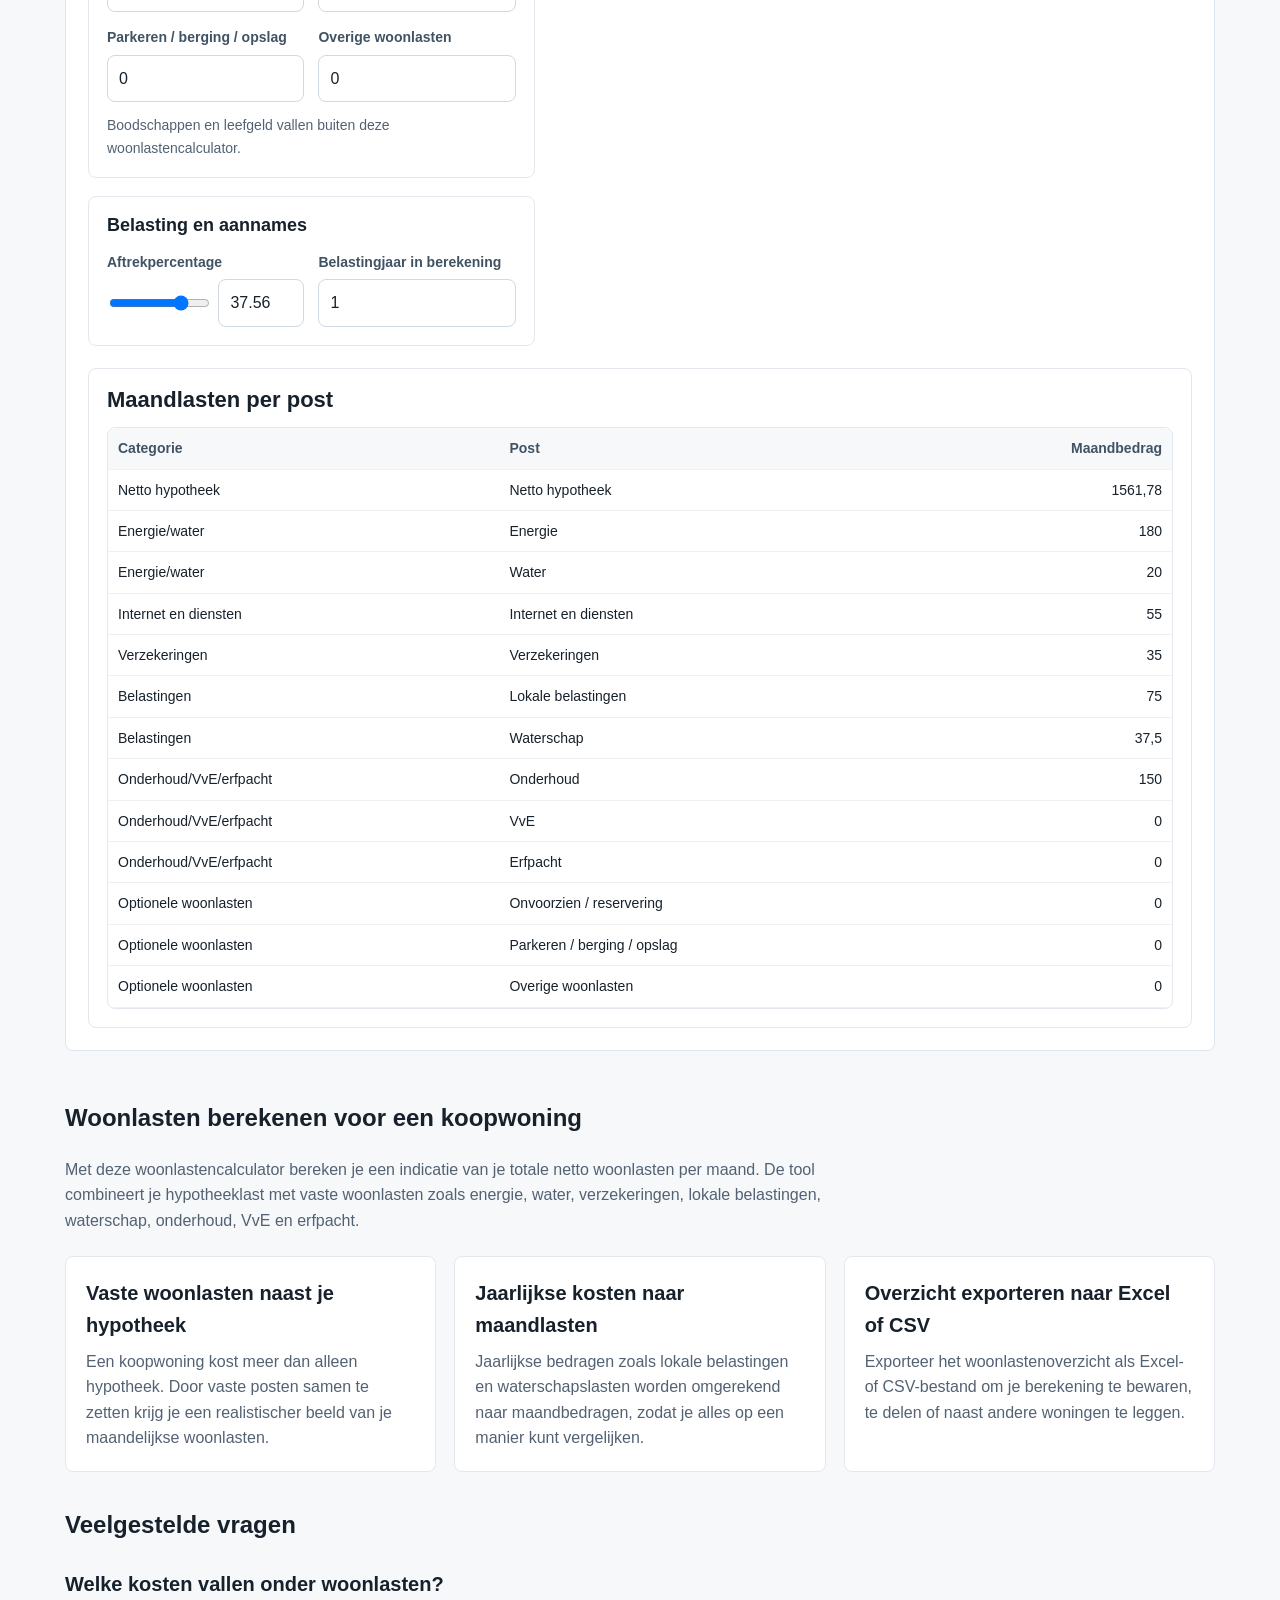
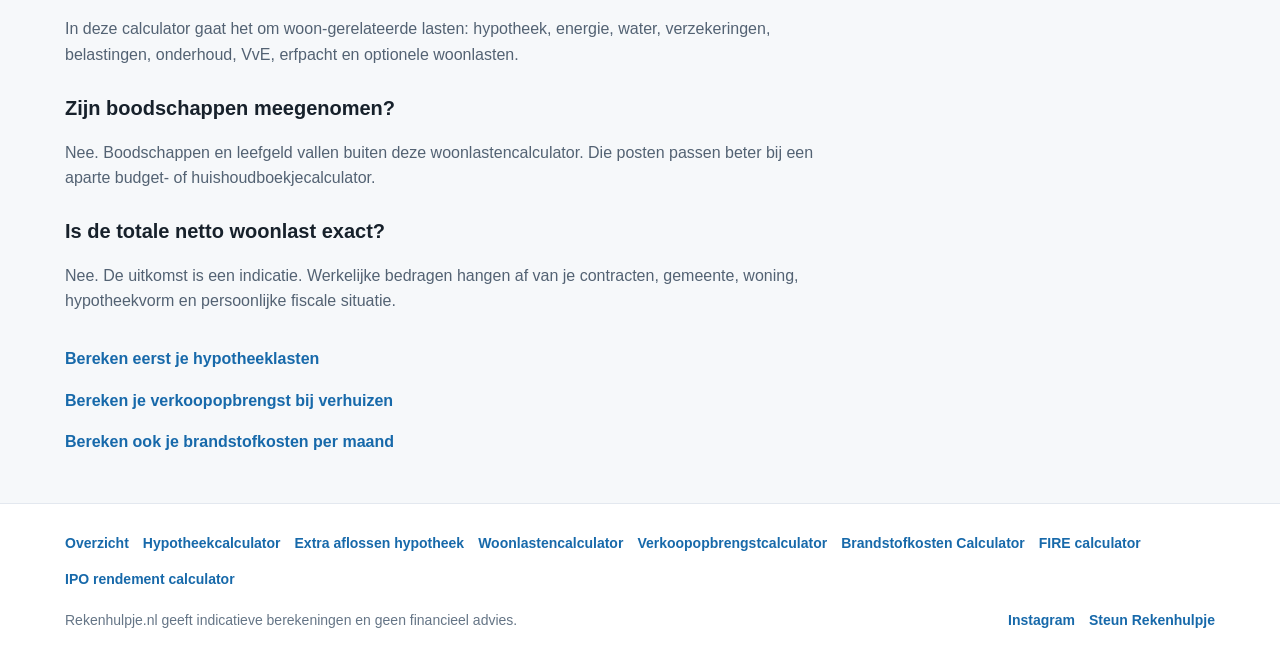
<file: woonlastencalculator.html>
<!doctype html>
<html lang="nl">
<head>
  <meta charset="utf-8">
  <meta name="viewport" content="width=device-width, initial-scale=1">
  <title>Woonlastencalculator - Bereken vaste woonlasten per maand</title>
  <meta name="description" content="Bereken je totale netto woonlasten per maand met hypotheek, energie, verzekeringen, belastingen, onderhoud, VvE en optionele woonlasten.">
  <script async src="https://www.googletagmanager.com/gtag/js?id=G-1XSE89ZZVS"></script>
  <script>
    window.dataLayer = window.dataLayer || [];
    function gtag(){dataLayer.push(arguments);}
    gtag('js', new Date());
    gtag('config', 'G-1XSE89ZZVS');
  </script>
  <link rel="canonical" href="https://rekenhulpje.nl/woonlastencalculator.html">
  <link rel="stylesheet" href="/assets/calculators.css?v=20260611c">
  <meta property="og:type" content="website">
  <meta property="og:site_name" content="Rekenhulpje">
  <meta property="og:title" content="Woonlastencalculator - Rekenhulpje">
  <meta property="og:description" content="Bereken de totale woonlasten van een koopwoning per maand en exporteer je overzicht naar Excel of CSV.">
  <meta property="og:url" content="https://rekenhulpje.nl/woonlastencalculator.html">
  <meta property="og:image" content="https://rekenhulpje.nl/assets/rekenhulpje-social.png">
  <meta property="og:image:alt" content="Rekenhulpje woonlastencalculator zonder account">
  <meta property="og:image:width" content="1200">
  <meta property="og:image:height" content="630">
  <meta name="twitter:card" content="summary_large_image">
  <meta name="twitter:title" content="Woonlastencalculator - Rekenhulpje">
  <meta name="twitter:description" content="Bereken hypotheek, energie, belastingen, onderhoud, VvE en andere woonlasten per maand.">
  <meta name="twitter:image" content="https://rekenhulpje.nl/assets/rekenhulpje-social.png">
  <script type="application/ld+json">
  {
    "@context": "https://schema.org",
    "@type": "WebApplication",
    "name": "Woonlastencalculator",
    "url": "https://rekenhulpje.nl/woonlastencalculator.html",
    "applicationCategory": "FinanceApplication",
    "operatingSystem": "Web",
    "inLanguage": "nl-NL",
    "description": "Calculator voor totale woonlasten per maand, inclusief hypotheek, energie, water, verzekeringen, belastingen, onderhoud, VvE en optionele woonlasten.",
    "offers": {
      "@type": "Offer",
      "price": "0",
      "priceCurrency": "EUR"
    },
    "publisher": {
      "@type": "Organization",
      "name": "Rekenhulpje",
      "url": "https://rekenhulpje.nl/"
    }
  }
  </script>
  <style>
    body {
      margin: 0;
      font-family: Arial, sans-serif;
      color: #17212b;
      background: #f6f8fa;
      line-height: 1.6;
    }

    header {
      background: #ffffff;
      border-bottom: 1px solid #e3e8ef;
    }

    .wrap {
      max-width: 1150px;
      margin: 0 auto;
      padding: 0 24px;
    }

    nav {
      height: 68px;
      display: flex;
      align-items: center;
      justify-content: space-between;
      gap: 18px;
    }

    .brand {
      display: inline-flex;
      align-items: center;
      gap: 10px;
      font-size: 20px;
      font-weight: 800;
      text-decoration: none;
      color: #17212b;
    }

    .brand img {
      width: 38px;
      height: 38px;
      object-fit: contain;
      display: block;
      vertical-align: middle;
    }

    .nav-link,
    .back-link {
      color: #405364;
      text-decoration: none;
      font-weight: 700;
    }

    .nav-link:hover,
    .back-link:hover {
      color: #1769aa;
    }

    .page-intro {
      background: #ffffff;
      padding: 34px 0 26px;
      border-bottom: 1px solid #e3e8ef;
    }

    .page-intro h1 {
      max-width: 780px;
      margin: 12px 0 12px;
      font-size: 40px;
      line-height: 1.1;
      letter-spacing: 0;
    }

    .page-intro p {
      max-width: 760px;
      margin: 0;
      font-size: 18px;
      color: #4f5f6f;
    }

    .calculator-section {
      padding: 24px 0 36px;
    }

    .support-card {
      margin-top: 20px;
      border: 1px solid #d8e0e6;
      border-radius: 8px;
      background: #f8fbfd;
      padding: 16px 18px;
      display: flex;
      align-items: center;
      justify-content: space-between;
      gap: 16px;
      flex-wrap: wrap;
    }

    .support-card p {
      margin: 0;
      color: #405364;
      font-size: 15px;
    }

    .support-actions {
      display: inline-flex;
      align-items: center;
      gap: 12px;
      flex-wrap: wrap;
    }

    .support-button {
      display: inline-block;
      padding: 10px 14px;
      border-radius: 8px;
      background: #1769aa;
      color: #ffffff;
      font-weight: 700;
      text-decoration: none;
    }

    .support-secondary {
      color: #1769aa;
      font-weight: 700;
      text-decoration: none;
    }

    .content-section {
      padding: 12px 0 48px;
    }

    .content-section h2 {
      margin-top: 0;
    }

    .content-section p {
      max-width: 760px;
      color: #536273;
    }

    .info-grid {
      display: grid;
      grid-template-columns: repeat(auto-fit, minmax(260px, 1fr));
      gap: 18px;
      margin: 22px 0 34px;
    }

    .info-card {
      background: #ffffff;
      border: 1px solid #e3e8ef;
      border-radius: 8px;
      padding: 20px;
    }

    .info-card h3 {
      margin: 0 0 8px;
      font-size: 20px;
    }

    .info-card p {
      margin: 0;
    }

    .faq {
      max-width: 820px;
    }

    .faq h3 {
      margin: 24px 0 6px;
      font-size: 20px;
    }

    .related-link {
      display: inline-block;
      margin-top: 16px;
      color: #1769aa;
      font-weight: 700;
      text-decoration: none;
    }

    footer {
      padding: 28px 0;
      color: #657586;
      font-size: 14px;
      border-top: 1px solid #e3e8ef;
      background: #ffffff;
    }

    .footer-content {
      display: flex;
      align-items: center;
      justify-content: space-between;
      gap: 16px;
      flex-wrap: wrap;
    }

    .support-link {
      color: #1769aa;
      font-weight: 700;
      text-decoration: none;
    }

    .support-link:hover {
      text-decoration: underline;
    }

    .footer-links {
      display: inline-flex;
      align-items: center;
      gap: 14px;
      flex-wrap: wrap;
    }

    .footer-tools {
      margin-bottom: 18px;
      display: flex;
      gap: 14px;
      flex-wrap: wrap;
    }

    .footer-tools a {
      color: #1769aa;
      font-weight: 700;
      text-decoration: none;
    }

    .footer-tools a:hover {
      text-decoration: underline;
    }

    @media (max-width: 700px) {
      .wrap {
        padding: 0 16px;
      }

      nav {
        height: auto;
        min-height: 62px;
        flex-wrap: wrap;
        padding: 10px 0;
      }

      .brand {
        font-size: 18px;
      }

      .nav-link {
        font-size: 14px;
      }

      .page-intro {
        padding: 26px 0 20px;
      }

      .page-intro h1 {
        font-size: 31px;
      }

      .page-intro p {
        font-size: 16px;
      }

      .calculator-section {
        padding-top: 16px;
      }

    }
  </style>
</head>
<body>
  <header>
    <div class="wrap">
      <nav>
        <a class="brand" href="/">
          <img src="/assets/logo.png" alt="Rekenhulpje logo" width="38" height="38">
          <span>Rekenhulpje</span>
        </a>
        <a class="nav-link" href="/hypotheekcalculator.html">Hypotheekcalculator</a>
        <a class="nav-link" href="/extra-aflossen-hypotheek-berekenen.html">Aflossen</a>
        <a class="nav-link" href="/woonlastencalculator.html">Woonlasten</a>
        <a class="nav-link" href="/verkoopopbrengst-calculator.html">Verkoopopbrengst</a>
        <a class="nav-link" href="/brandstofkosten-calculator.html">Brandstof</a>
        <a class="nav-link" href="/fire-calculator.html">FIRE</a>
        <a class="nav-link" href="/ipo-rendement-calculator.html">IPO</a>
      </nav>
    </div>
  </header>

  <main>
    <section class="page-intro">
      <div class="wrap">
        <a class="back-link" href="/">Terug naar overzicht</a>
        <h1>Woonlastencalculator</h1>
        <p>
          Bereken je totale netto woonlasten per maand, inclusief hypotheek, energie,
          verzekeringen, belastingen, onderhoud en VvE. Exporteer je overzicht naar Excel of CSV.
        </p>
        <div class="support-card">
          <p>Gratis te gebruiken, zonder account en zonder e-mailadres. Vind je deze calculator handig? Help Rekenhulpje groeien of volg de updates.</p>
          <span class="support-actions">
            <a class="support-button" href="https://ko-fi.com/rekenhulpje" target="_blank" rel="noopener">Steun Rekenhulpje</a>
            <a class="support-secondary" href="https://www.instagram.com/rekenhulpje.nl/" target="_blank" rel="noopener">Instagram</a>
          </span>
        </div>
      </div>
    </section>

    <section class="calculator-section">
      <div class="wrap">
        <div class="native-calculator" id="woonlasten-native-calculator">
          <section class="result-banner">
            <span>Totale netto woonlasten per maand</span>
            <strong id="housing-primary-result">€ 0/mnd</strong>
          </section>
          <div class="calculator-grid">
            <div class="calculator-stack">
              <section class="calculator-card">
                <h2>1. Woning</h2>
                <div class="field-grid">
                  <div class="field">
                    <label for="housing-purchase-price">Woningwaarde / koopsom</label>
                    <input id="housing-purchase-price" type="number" min="0" step="5000" value="450000">
                  </div>
                  <div class="field">
                    <label for="housing-woz-value">WOZ-waarde</label>
                    <input id="housing-woz-value" type="number" min="0" step="5000" value="450000">
                  </div>
                  <div class="field">
                    <label for="housing-own-funds">Eigen geld</label>
                    <input id="housing-own-funds" type="number" min="0" step="5000" value="25000">
                  </div>
                  <div class="field">
                    <label for="housing-mortgage-amount">Hypotheekbedrag</label>
                    <input id="housing-mortgage-amount" type="number" min="0" step="5000" value="425000">
                  </div>
                </div>
                <p class="native-note">Suggestie hypotheekbedrag: <strong id="housing-suggested-mortgage">€ 425.000</strong></p>
              </section>

              <section class="calculator-card">
                <h2>2. Hypotheek</h2>
                <div class="field-grid">
                  <div class="field">
                    <label for="housing-interest-rate">Rentepercentage</label>
                    <div class="range-row">
                      <input id="housing-interest-range" type="range" min="0" max="10" step="0.01" value="4.10">
                      <input id="housing-interest-rate" type="number" min="0" max="10" step="0.01" value="4.10">
                    </div>
                  </div>
                  <div class="field">
                    <label for="housing-term-years">Looptijd</label>
                    <input id="housing-term-years" type="number" min="5" max="30" step="1" value="30">
                  </div>
                </div>
                <div class="field">
                  <span class="radio-label">Hypotheekvorm</span>
                  <div class="radio-group">
                    <label><input type="radio" name="housing-mortgage-type" value="Annuiteit" checked> Annuiteit</label>
                    <label><input type="radio" name="housing-mortgage-type" value="Lineair"> Lineair</label>
                  </div>
                </div>
              </section>

              <section class="calculator-card">
                <h2>3. Vaste lasten</h2>
                <div class="field-grid">
                  <div class="field"><label for="housing-energy">Energie per maand</label><input id="housing-energy" type="number" min="0" step="10" value="180"></div>
                  <div class="field"><label for="housing-water">Water per maand</label><input id="housing-water" type="number" min="0" step="5" value="20"></div>
                  <div class="field"><label for="housing-internet">Internet en diensten per maand</label><input id="housing-internet" type="number" min="0" step="5" value="55"></div>
                  <div class="field"><label for="housing-insurance">Verzekeringen per maand</label><input id="housing-insurance" type="number" min="0" step="5" value="35"></div>
                  <div class="field"><label for="housing-maintenance">Onderhoud per maand</label><input id="housing-maintenance" type="number" min="0" step="10" value="150"></div>
                  <div class="field"><label for="housing-vve">VvE per maand</label><input id="housing-vve" type="number" min="0" step="10" value="0"></div>
                  <div class="field"><label for="housing-local-taxes">Lokale belastingen per jaar</label><input id="housing-local-taxes" type="number" min="0" step="50" value="900"></div>
                  <div class="field"><label for="housing-water-board">Waterschap per jaar</label><input id="housing-water-board" type="number" min="0" step="25" value="450"></div>
                  <div class="field"><label for="housing-leasehold">Erfpacht per maand</label><input id="housing-leasehold" type="number" min="0" step="10" value="0"></div>
                  <div class="field"><label for="housing-contingency">Onvoorzien / reservering</label><input id="housing-contingency" type="number" min="0" step="10" value="0"></div>
                  <div class="field"><label for="housing-parking-storage">Parkeren / berging / opslag</label><input id="housing-parking-storage" type="number" min="0" step="10" value="0"></div>
                  <div class="field"><label for="housing-other">Overige woonlasten</label><input id="housing-other" type="number" min="0" step="10" value="0"></div>
                </div>
                <p class="native-note">Boodschappen en leefgeld vallen buiten deze woonlastencalculator.</p>
              </section>

              <section class="calculator-card">
                <h3>Belasting en aannames</h3>
                <div class="field-grid">
                  <div class="field">
                    <label for="housing-deduction-rate">Aftrekpercentage</label>
                    <div class="range-row">
                      <input id="housing-deduction-range" type="range" min="0" max="49.5" step="0.01" value="37.56">
                      <input id="housing-deduction-rate" type="number" min="0" max="49.5" step="0.01" value="37.56">
                    </div>
                  </div>
                  <div class="field">
                    <label for="housing-tax-year">Belastingjaar in berekening</label>
                    <input id="housing-tax-year" type="number" min="1" max="30" step="1" value="1">
                  </div>
                </div>
              </section>
            </div>

            <div class="calculator-stack">
              <section class="metric-grid native" id="housing-metrics"></section>
              <section class="calculator-card chart-box">
                <h2>Verdeling van je woonlasten</h2>
                <canvas id="housing-donut-chart" height="330"></canvas>
              </section>
              <section class="calculator-card">
                <h2>Download</h2>
                <p class="native-note">Jaarlijkse posten zoals lokale belastingen en waterschap worden automatisch omgerekend naar maandbedragen.</p>
                <div class="download-row">
                  <button class="download-button" type="button" id="housing-excel-download">Download Excel</button>
                  <button class="download-button secondary" type="button" id="housing-csv-download">Download CSV</button>
                </div>
              </section>
            </div>
          </div>

          <section class="calculator-card" style="margin-top: 22px;">
            <h2>Maandlasten per post</h2>
            <div class="table-wrap" id="housing-costs-table"></div>
          </section>
        </div>
      </div>
    </section>

    <section class="content-section">
      <div class="wrap">
        <h2>Woonlasten berekenen voor een koopwoning</h2>
        <p>
          Met deze woonlastencalculator bereken je een indicatie van je totale netto woonlasten
          per maand. De tool combineert je hypotheeklast met vaste woonlasten zoals energie,
          water, verzekeringen, lokale belastingen, waterschap, onderhoud, VvE en erfpacht.
        </p>
        <div class="info-grid">
          <article class="info-card">
            <h3>Vaste woonlasten naast je hypotheek</h3>
            <p>
              Een koopwoning kost meer dan alleen hypotheek. Door vaste posten samen te zetten
              krijg je een realistischer beeld van je maandelijkse woonlasten.
            </p>
          </article>
          <article class="info-card">
            <h3>Jaarlijkse kosten naar maandlasten</h3>
            <p>
              Jaarlijkse bedragen zoals lokale belastingen en waterschapslasten worden omgerekend
              naar maandbedragen, zodat je alles op een manier kunt vergelijken.
            </p>
          </article>
          <article class="info-card">
            <h3>Overzicht exporteren naar Excel of CSV</h3>
            <p>
              Exporteer het woonlastenoverzicht als Excel- of CSV-bestand om je berekening te bewaren,
              te delen of naast andere woningen te leggen.
            </p>
          </article>
        </div>

        <div class="faq">
          <h2>Veelgestelde vragen</h2>
          <h3>Welke kosten vallen onder woonlasten?</h3>
          <p>
            In deze calculator gaat het om woon-gerelateerde lasten: hypotheek, energie, water,
            verzekeringen, belastingen, onderhoud, VvE, erfpacht en optionele woonlasten.
          </p>
          <h3>Zijn boodschappen meegenomen?</h3>
          <p>
            Nee. Boodschappen en leefgeld vallen buiten deze woonlastencalculator. Die posten passen
            beter bij een aparte budget- of huishoudboekjecalculator.
          </p>
          <h3>Is de totale netto woonlast exact?</h3>
          <p>
            Nee. De uitkomst is een indicatie. Werkelijke bedragen hangen af van je contracten,
            gemeente, woning, hypotheekvorm en persoonlijke fiscale situatie.
          </p>
        </div>

        <a class="related-link" href="/hypotheekcalculator.html">Bereken eerst je hypotheeklasten</a>
        <br>
        <a class="related-link" href="/verkoopopbrengst-calculator.html">Bereken je verkoopopbrengst bij verhuizen</a>
        <br>
        <a class="related-link" href="/brandstofkosten-calculator.html">Bereken ook je brandstofkosten per maand</a>
      </div>
    </section>
  </main>

  <footer>
    <div class="wrap footer-tools" aria-label="Alle rekentools">
      <a href="/">Overzicht</a>
      <a href="/hypotheekcalculator.html">Hypotheekcalculator</a>
      <a href="/extra-aflossen-hypotheek-berekenen.html">Extra aflossen hypotheek</a>
      <a href="/woonlastencalculator.html">Woonlastencalculator</a>
      <a href="/verkoopopbrengst-calculator.html">Verkoopopbrengstcalculator</a>
      <a href="/brandstofkosten-calculator.html">Brandstofkosten Calculator</a>
      <a href="/fire-calculator.html">FIRE calculator</a>
      <a href="/ipo-rendement-calculator.html">IPO rendement calculator</a>
    </div>
    <div class="wrap footer-content">
      <span>Rekenhulpje.nl geeft indicatieve berekeningen en geen financieel advies.</span>
      <span class="footer-links">
        <a class="support-link" href="https://www.instagram.com/rekenhulpje.nl/" target="_blank" rel="noopener">Instagram</a>
        <a class="support-link" href="https://ko-fi.com/rekenhulpje" target="_blank" rel="noopener">Steun Rekenhulpje</a>
      </span>
    </div>
  </footer>
  <script src="/assets/js/analytics-events.js?v=20260611"></script>
  <script src="/assets/vendor/chart.umd.min.js"></script>
  <script type="module" src="/assets/js/housing-costs-calculator.js?v=native-20260611c"></script>
</body>
</html>
</file>
<file: assets/calculators.css>
.native-calculator {
  background: #ffffff;
  border: 1px solid #dfe7ee;
  border-radius: 8px;
  padding: 22px;
}

.native-calculator > .result-banner {
  margin-bottom: 18px;
}

.calculator-grid {
  display: grid;
  grid-template-columns: minmax(280px, 0.95fr) minmax(0, 1.35fr);
  gap: 22px;
  align-items: start;
}

.calculator-stack {
  display: grid;
  gap: 18px;
}

.calculator-card {
  border: 1px solid #e3e8ef;
  border-radius: 8px;
  background: #ffffff;
  padding: 18px;
}

.calculator-card h2,
.calculator-card h3 {
  margin: 0 0 14px;
  line-height: 1.2;
}

.calculator-card h2 {
  font-size: 22px;
}

.calculator-card h3 {
  font-size: 18px;
}

.field-grid {
  display: grid;
  grid-template-columns: repeat(2, minmax(0, 1fr));
  gap: 14px;
}

.field-grid.three {
  grid-template-columns: repeat(3, minmax(0, 1fr));
}

.field {
  display: grid;
  gap: 6px;
  min-width: 0;
}

.field label,
.radio-label {
  color: #405364;
  font-size: 14px;
  font-weight: 700;
}

.field input,
.field select {
  width: 100%;
  box-sizing: border-box;
  border: 1px solid #cfd8e3;
  border-radius: 8px;
  padding: 10px 11px;
  color: #17212b;
  background: #ffffff;
  font: inherit;
}

.range-row {
  display: grid;
  grid-template-columns: minmax(0, 1fr) 86px;
  gap: 10px;
  align-items: center;
}

.range-row input[type="range"] {
  padding: 0;
}

.radio-group {
  display: grid;
  grid-template-columns: repeat(2, minmax(130px, 1fr));
  gap: 10px;
}

.radio-group label {
  display: flex;
  align-items: center;
  gap: 7px;
  border: 1px solid #cfd8e3;
  border-radius: 8px;
  padding: 9px 11px;
  cursor: pointer;
  box-sizing: border-box;
  min-width: 0;
  overflow: hidden;
}

.radio-group input {
  flex: 0 0 auto;
  width: auto;
  height: auto;
  margin: 0;
  padding: 0;
}

.radio-group label {
  overflow-wrap: normal;
  word-break: normal;
}

.advanced-settings .field-grid {
  grid-template-columns: 1fr;
}

.advanced-settings .radio-group {
  grid-template-columns: repeat(auto-fit, minmax(160px, 1fr));
}

.native-note {
  margin: 12px 0 0;
  color: #536273;
  font-size: 14px;
}

.result-banner {
  border: 1px solid #cfe4f7;
  border-radius: 8px;
  background: #f3f9ff;
  padding: 16px 18px;
}

.result-banner span {
  display: block;
  color: #405364;
  font-size: 14px;
  font-weight: 700;
}

.result-banner strong {
  display: block;
  margin-top: 4px;
  color: #17212b;
  font-size: clamp(28px, 4vw, 42px);
  line-height: 1.1;
}

.metric-grid.native {
  display: grid;
  grid-template-columns: repeat(auto-fit, minmax(210px, 1fr));
  gap: 12px;
  margin: 0;
}

.metric-card.native {
  border: 1px solid #d8e0e6;
  border-radius: 8px;
  background: #ffffff;
  padding: 14px;
  min-width: 0;
}

.metric-card.native span {
  display: block;
  color: #536273;
  font-size: 13px;
  line-height: 1.25;
  min-height: 32px;
}

.metric-card.native strong {
  display: block;
  margin-top: 6px;
  color: #17212b;
  font-size: clamp(17px, 1.45vw, 21px);
  line-height: 1.12;
  overflow-wrap: normal;
  word-break: normal;
  white-space: nowrap;
}

.chart-box {
  min-height: 320px;
}

.chart-box canvas {
  width: 100% !important;
  max-height: 420px;
}

.table-wrap {
  overflow-x: auto;
  border: 1px solid #e3e8ef;
  border-radius: 8px;
  background: #ffffff;
}

.table-wrap table {
  width: 100%;
  min-width: 680px;
  border-collapse: collapse;
  font-size: 14px;
}

.table-wrap th,
.table-wrap td {
  border-bottom: 1px solid #edf1f5;
  padding: 9px 10px;
  text-align: right;
  white-space: nowrap;
}

.table-wrap th:first-child,
.table-wrap td:first-child,
.table-wrap th:nth-child(2),
.table-wrap td:nth-child(2) {
  text-align: left;
}

.table-wrap th {
  background: #f6f8fa;
  color: #405364;
  font-weight: 800;
}

.download-row {
  display: flex;
  gap: 12px;
  flex-wrap: wrap;
}

.download-button {
  border: 0;
  border-radius: 8px;
  background: #1769aa;
  color: #ffffff;
  cursor: pointer;
  font: inherit;
  font-weight: 800;
  padding: 11px 14px;
}

.download-button.secondary {
  background: #eef5fb;
  color: #1769aa;
}

.details-list {
  display: grid;
  gap: 8px;
}

.details-row {
  display: flex;
  justify-content: space-between;
  gap: 16px;
  border-bottom: 1px solid #edf1f5;
  padding: 7px 0;
}

.details-row strong {
  white-space: nowrap;
}

.alert {
  border-radius: 8px;
  padding: 12px 14px;
  font-size: 14px;
}

.alert.info {
  background: #f3f9ff;
  border: 1px solid #cfe4f7;
  color: #314d67;
}

.alert.warn {
  background: #fff7ed;
  border: 1px solid #fed7aa;
  color: #7c2d12;
}

.alert.good {
  background: #effaf4;
  border: 1px solid #bbedd0;
  color: #14532d;
}

@media (max-width: 900px) {
  .calculator-grid,
  .field-grid.three {
    grid-template-columns: 1fr;
  }

  .metric-grid.native {
    grid-template-columns: repeat(2, minmax(0, 1fr));
  }
}

@media (max-width: 700px) {
  .radio-group {
    grid-template-columns: 1fr;
  }
}

@media (max-width: 560px) {
  .native-calculator {
    padding: 14px;
    border-left: 0;
    border-right: 0;
    border-radius: 0;
  }

  .calculator-section .wrap {
    padding: 0;
  }

  .calculator-card {
    padding: 15px;
  }

  .field-grid,
  .metric-grid.native {
    grid-template-columns: 1fr;
  }

  .range-row {
    grid-template-columns: 1fr;
  }

  .download-button {
    width: 100%;
  }
}
</file>
